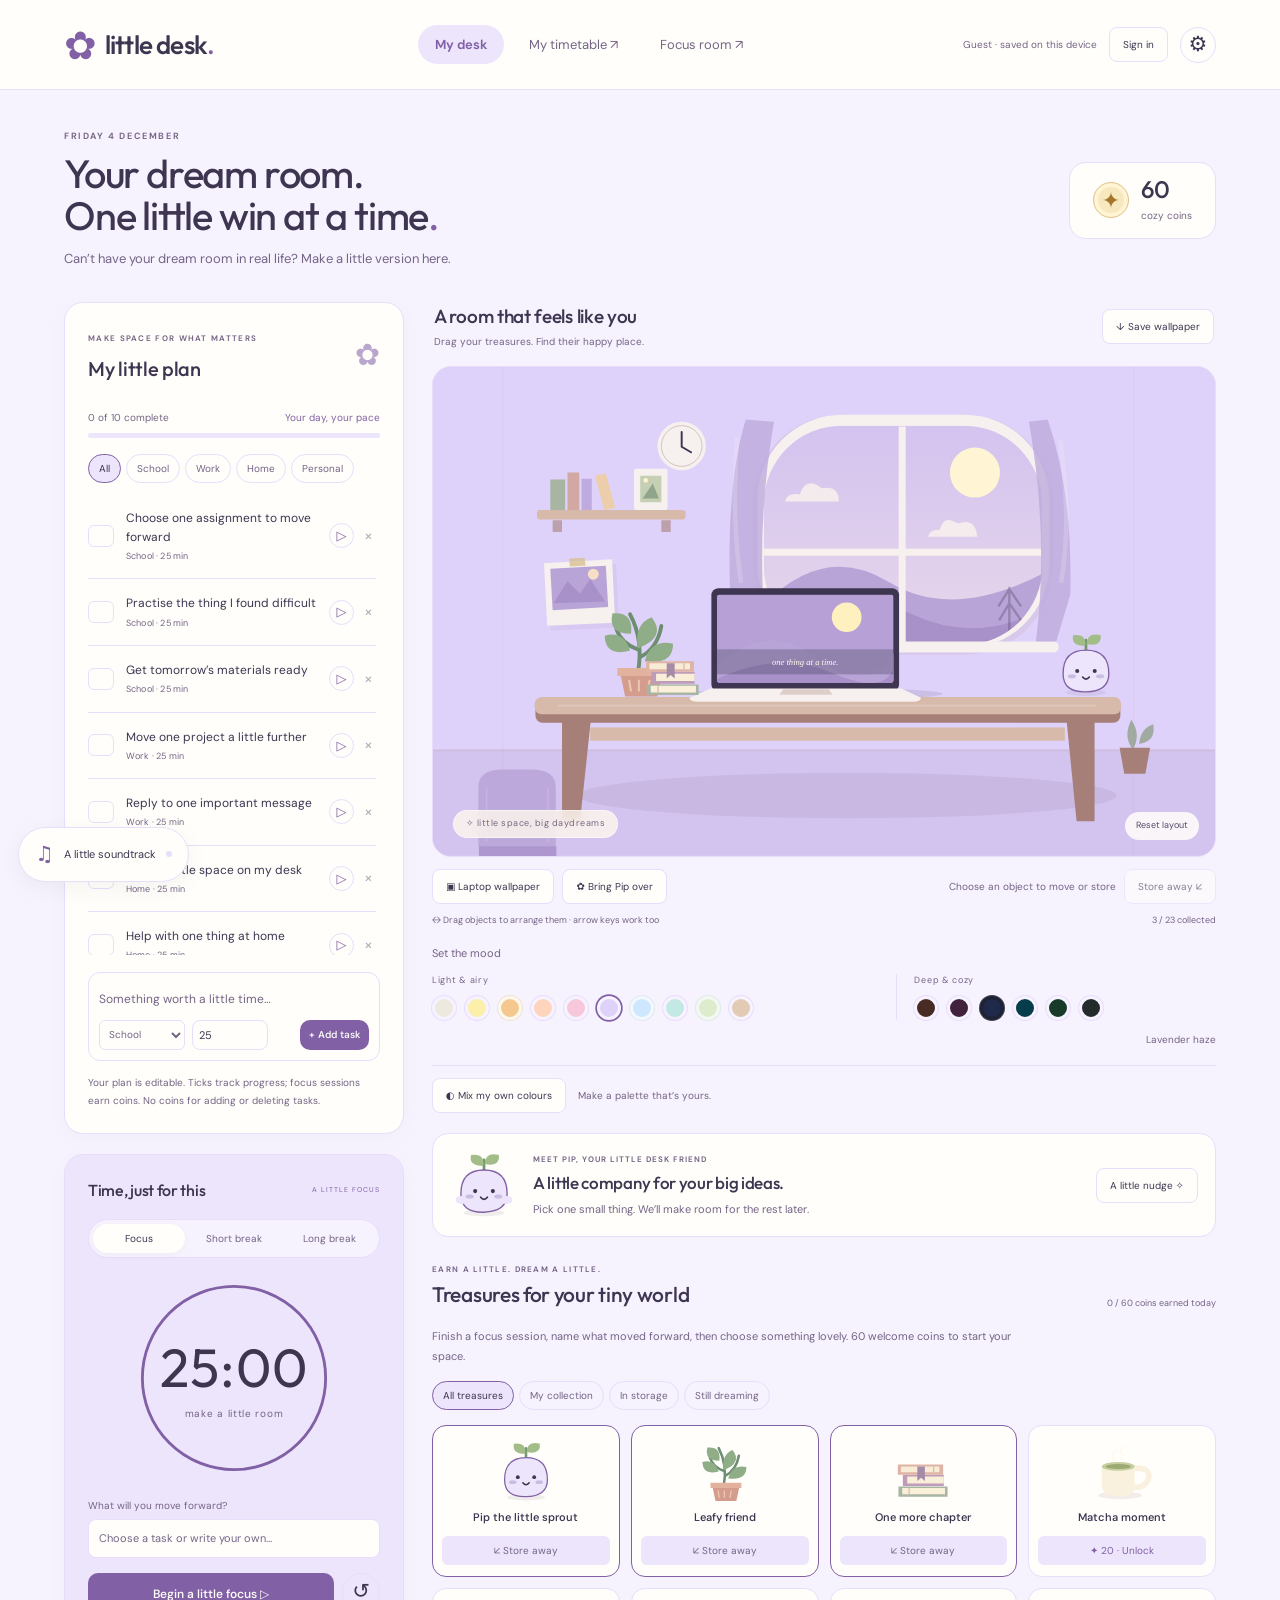
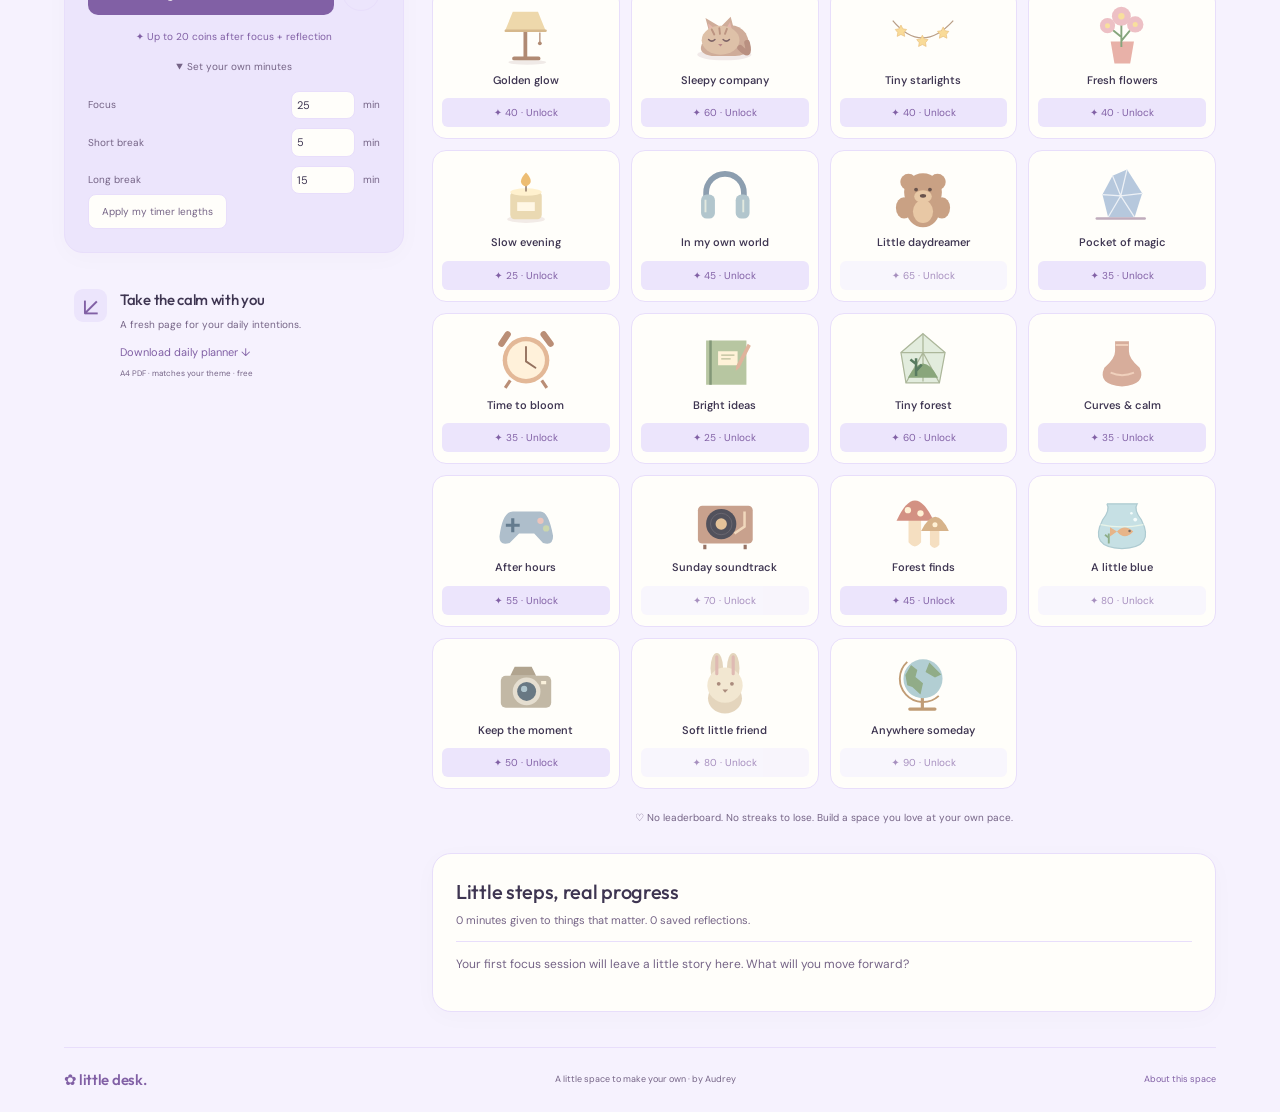
<file: index.html>
<!doctype html>
<html lang="en" data-theme="lavender">
<head>
  <meta charset="UTF-8"><meta name="viewport" content="width=device-width, initial-scale=1">
  <meta name="theme-color" content="#f7f5fb"><meta name="description" content="Your dream room, one little win at a time. Make space for focus, collect little treasures, and build a cozy corner that feels like you.">
  <title>Little Desk — your dream room, one little win at a time</title>
  <link rel="icon" href="data:image/svg+xml,%3Csvg xmlns='http://www.w3.org/2000/svg' viewBox='0 0 64 64'%3E%3Crect width='64' height='64' rx='18' fill='%239876b7'/%3E%3Ctext x='32' y='47' text-anchor='middle' font-size='49' fill='%23fff7ea'%3E✿%3C/text%3E%3C/svg%3E">
  <link rel="stylesheet" href="styles.css?v=c88e78c5eed8">
  <script src="suite.js?v=c88e78c5eed8" defer></script><script src="model.js?v=c88e78c5eed8" defer></script><script src="scene.js?v=c88e78c5eed8" defer></script><script src="planner.js?v=c88e78c5eed8" defer></script><script src="cloud.js?v=c88e78c5eed8" defer></script><script src="music.js?v=c88e78c5eed8" defer></script><script src="app.js?v=c88e78c5eed8" defer></script>
</head>
<body>
<a class="skip" href="#main">Skip to your desk</a>
<header class="topbar">
  <a class="brand" href="#main"><span class="brand-flower" aria-hidden="true">✿</span> little desk<span class="brand-dot">.</span></a>
  <nav aria-label="Your productivity tools"><a class="nav-link active" href="#main" aria-current="page">My desk</a><button class="nav-link" data-tool="timetable">My timetable ↗</button><button class="nav-link" data-tool="lofi">Focus room ↗</button></nav>
  <div class="header-actions"><span class="local-badge" id="save-status">Guest · saved on this device</span><button class="subtle-button" id="account-open">Sign in</button><button class="icon-button" id="settings-open" aria-label="Open settings">⚙</button></div>
</header>
<main id="main">
  <div class="intro"><div><p class="eyebrow" id="today">YOUR OWN LITTLE CORNER</p><h1>Your dream room.<br>One little win at a time<span>.</span></h1><p>Can’t have your dream room in real life? Make a little version here.</p></div><div class="coin-wallet"><span class="coin" aria-hidden="true">✦</span><div><strong id="balance">60</strong><span>cozy coins</span></div></div></div>
  <div class="workspace">
    <aside class="productivity" aria-label="Daily productivity">
      <section class="panel habits-panel"><div class="section-heading"><div><span class="eyebrow">MAKE SPACE FOR WHAT MATTERS</span><h2>My little plan</h2></div><span class="small-flower" aria-hidden="true">✿</span></div>
        <div class="progress-label"><span id="progress-text"></span><span id="category-count"></span></div><progress id="progress" max="10" value="0" aria-label="Today's tasks completed"></progress>
        <div id="category-tabs" class="category-tabs" role="group" aria-label="Filter tasks by category"></div>
        <ul id="habit-list" class="habit-list"></ul>
        <form id="habit-form"><label class="sr-only" for="habit-input">Add a task</label><input id="habit-input" placeholder="Something worth a little time…" maxlength="90" required autocomplete="off"><div class="task-options"><label class="sr-only" for="habit-category">Task category</label><select id="habit-category"><option>School</option><option>Work</option><option>Home</option><option>Personal</option></select><label class="sr-only" for="habit-minutes">Time estimate</label><input id="habit-minutes" type="number" min="1" max="180" value="25" aria-label="Task estimate in minutes"><button type="submit" class="primary">+ Add task</button></div></form>
        <p class="fine-print">Your plan is editable. Ticks track progress; focus sessions earn coins. No coins for adding or deleting tasks.</p>
      </section>
      <section class="panel focus-panel"><div class="timer-header"><h2>Time, just for this</h2><span id="focus-label">A LITTLE FOCUS</span></div>
        <div class="timer-modes" role="group" aria-label="Timer mode"><button data-mode="focus" aria-pressed="true">Focus</button><button data-mode="short" aria-pressed="false">Short break</button><button data-mode="long" aria-pressed="false">Long break</button></div>
        <div class="timer-orbit"><svg viewBox="0 0 220 220" aria-hidden="true"><circle class="timer-track" cx="110" cy="110" r="96"/><circle class="timer-ring" id="timer-ring" cx="110" cy="110" r="96"/></svg><div class="timer-center"><span class="timer" id="timer" role="timer" aria-label="Time remaining">25:00</span><span class="timer-whisper" id="timer-whisper">one thing at a time</span></div></div>
        <label for="focus-goal" class="goal-label">What will you move forward?</label><input id="focus-goal" list="goal-suggestions" placeholder="Choose a task or write your own…" maxlength="90"><datalist id="goal-suggestions"></datalist>
        <div class="timer-buttons"><button class="primary" id="timer-toggle">Begin a little focus ▷</button><button class="icon-button" id="timer-reset" aria-label="Reset timer">↺</button></div>
        <p class="reward-note" id="reward-note"></p><details class="timer-customize" open><summary>Set your own minutes</summary><div><label>Focus <input id="focus-duration" type="number" value="25" min="1" max="180"> min</label><label>Short break <input id="short-duration" type="number" value="5" min="1" max="90"> min</label><label>Long break <input id="long-duration" type="number" value="15" min="1" max="90"> min</label></div><button class="subtle-button" id="timer-apply" type="button">Apply my timer lengths</button></details>
      </section>
      <section class="download-panel"><span class="download-symbol" aria-hidden="true">↙</span><div><h2>Take the calm with you</h2><p>A fresh page for your daily intentions.</p><button class="text-button" id="planner-download">Download daily planner ↓</button><span class="file-note">A4 PDF · matches your theme · free</span></div></section>
    </aside>
    <section class="desk-column" aria-label="Your customizable room">
      <div class="desk-header"><div><h2>A room that feels like you</h2><span>Drag your treasures. Find their happy place.</span></div><button class="subtle-button" id="wallpaper-download">↓ Save wallpaper</button></div>
      <div class="scene-wrap"><div id="desk-scene" role="group" aria-label="Your room. Drag objects to move them, or focus an object and use the arrow keys."></div><div class="scene-sticker">✧ little space, big daydreams</div><button class="scene-reset" id="layout-reset">Reset layout</button></div>
      <div class="room-tools"><button class="subtle-button" id="screen-open">▣ Laptop wallpaper</button><button class="subtle-button" id="bring-pip">✿ Bring Pip over</button><span id="selected-item">Choose an object to move or store</span><button class="subtle-button" id="store-selected" disabled>Store away ↙</button></div><div class="room-hint"><span id="move-hint">↔ Drag objects to arrange them · arrow keys work too</span><span id="collection-count"></span></div>
      <div class="theme-row"><span>Set the mood</span><div id="theme-options" role="group" aria-label="Room color theme"></div><span id="theme-name" class="theme-name"></span></div>
      <div class="custom-theme-link"><button class="subtle-button" id="custom-open" aria-pressed="false">◐ Mix my own colours</button><span>Make a palette that’s yours.</span></div>
      <section class="pip-card"><div class="pip-avatar" id="pip-inline" aria-hidden="true"></div><div><p class="eyebrow">MEET PIP, YOUR LITTLE DESK FRIEND</p><h2>A little company for your big ideas.</h2><p id="pip-inline-tip">Pick one small thing. We’ll make room for the rest later.</p></div><button class="subtle-button" id="pip-tip">A little nudge ✧</button></section>
      <section class="collection"><div class="collection-heading"><div><p class="eyebrow">EARN A LITTLE. DREAM A LITTLE.</p><h2>Treasures for your tiny world</h2></div><span id="daily-reward"></span></div><p class="collection-explain">Finish a focus session, name what moved forward, then choose something lovely. 60 welcome coins to start your space.</p><div class="shop-filters" role="group" aria-label="Filter treasures"><button data-shop="all" aria-pressed="true">All treasures</button><button data-shop="owned" aria-pressed="false">My collection</button><button data-shop="stored" aria-pressed="false">In storage</button><button data-shop="wishlist" aria-pressed="false">Still dreaming</button></div><div class="item-grid" id="item-grid"></div><p class="collection-note">♡ No leaderboard. No streaks to lose. Build a space you love at your own pace.</p></section>
      <section class="reflection-history panel"><h2>Little steps, real progress</h2><p id="focus-total"></p><ul id="session-history"></ul></section>
    </section>
  </div>
  <footer><a class="brand footer-brand" href="#main">✿ little desk.</a><span>A little space to make your own · by Audrey</span><button class="text-button" id="about-open">About this space</button></footer>
</main>
<dialog id="screen-dialog"><div class="dialog-heading"><h2>A little window on your laptop.</h2><button class="icon-button" data-close aria-label="Close laptop wallpapers">×</button></div><div id="laptop-preview" class="laptop-preview" aria-label="Laptop wallpaper preview"></div><div id="screen-presets" class="screen-presets" role="group" aria-label="Laptop wallpaper choices"></div><label class="color-label">Or pick a solid colour <input type="color" id="screen-color" value="#adc5d8"></label><label class="screen-caption">A little message <input id="screen-caption" maxlength="45" placeholder="One thing at a time…"></label><label class="photo-upload">Use my own photo <input id="screen-photo" type="file" accept="image/png,image/jpeg,image/webp"></label><p class="fine-print" id="screen-photo-note">PNG, JPEG or WebP. Your photo stays on this device unless you save the room to a cloud account.</p><button class="subtle-button" id="screen-use-photo" hidden>Use my saved photo</button> <button class="text-button" id="screen-clear-photo" hidden>Remove my saved photo</button><label class="checkbox-setting"><input id="chair-visible" type="checkbox" checked> Show the chair, tucked off to the side</label><button class="primary" data-close>Done, that’s my desk</button></dialog>
<dialog id="custom-dialog"><div class="dialog-heading"><h2>Make a colour all your own.</h2><button class="icon-button" data-close aria-label="Close custom colours">×</button></div><p>Slide a little. See what feels like you. Your room updates and saves as you go.</p><div class="colour-sliders"><label>Room hue <output id="custom-hue-value"></output><input id="custom-hue" type="range" min="0" max="360" value="260"></label><label>Colour strength <output id="custom-saturation-value"></output><input id="custom-saturation" type="range" min="0" max="85" value="42"></label><label>Light or dark <output id="custom-lightness-value"></output><input id="custom-lightness" type="range" min="15" max="96" value="85"></label><label>Accent hue <output id="custom-accentHue-value"></output><input id="custom-accentHue" type="range" min="0" max="360" value="275"></label></div><button class="primary" data-close>Keep my colours</button></dialog>
<!-- MUSIC_DOCK_START -->
<aside id="music-dock" class="music-dock" aria-label="Your soundtrack">
  <button id="music-toggle" class="music-toggle" aria-expanded="false" aria-controls="music-panel"><span aria-hidden="true">♫</span> <span id="music-toggle-label">A little soundtrack</span><span class="sound-dot" aria-hidden="true"></span></button>
  <section id="music-panel" class="music-panel" hidden><div class="music-heading"><div><span class="eyebrow">SOUND ON YOUR TERMS</span><h2>A little soundtrack.</h2></div><button id="music-collapse" class="icon-button" aria-label="Collapse music player">−</button></div>
    <div class="music-tabs" role="group" aria-label="Music source"><button data-music-tab="ambient" aria-pressed="true">Our little sounds</button><button data-music-tab="spotify" aria-pressed="false">My Spotify</button></div>
    <div id="ambient-panel"><div class="sound-grid" role="group" aria-label="Choose a background sound"><button data-sound="keys" aria-pressed="false"><span>♬</span>Soft keys<small>original little lofi loop</small></button><button data-sound="rain" aria-pressed="false"><span>☂</span>Window rain<small>a little patter</small></button><button data-sound="forest" aria-pressed="false"><span>♧</span>Forest air<small>leaves & distant birds</small></button><button data-sound="brown" aria-pressed="false"><span>≈</span>Brown noise<small>soft, steady hush</small></button></div><div class="ambient-bottom"><button id="sound-stop" class="subtle-button">Pause sound</button><label>Volume <input id="ambient-volume" type="range" min="0" max="60" value="15" aria-label="Ambient sound volume"></label></div><p class="music-status" id="music-status" role="status">Choose a sound when you’re ready. Nothing plays automatically.</p></div>
    <div id="spotify-panel" hidden><form id="spotify-form"><label for="spotify-link">Bring your playlist, album or song.</label><div><input id="spotify-link" type="url" placeholder="https://open.spotify.com/playlist/…" required><button class="primary" type="submit">Load ▷</button></div></form><iframe id="spotify-player" title="Your Spotify music player" width="100%" height="152" hidden style="border:0;border-radius:12px" allow="autoplay; clipboard-write; encrypted-media; fullscreen; picture-in-picture"></iframe><p class="spotify-note">Play and sign in through Spotify’s player. Little Desk does not read your private library.</p><a class="spotify-open" href="https://open.spotify.com/" target="_blank" rel="noopener noreferrer">Open my Spotify ↗</a><p class="music-status" id="spotify-status" role="status"></p></div>
  </section>
</aside>

<!-- MUSIC_DOCK_END -->
<aside id="pip-popup" class="pip-popup" aria-label="Pip's encouragement" hidden><div class="pip-bubble"><button id="pip-dismiss" aria-label="Dismiss Pip’s message">×</button><p id="pip-message" role="status"></p></div><button id="pip-character" class="pip-character" aria-label="Ask Pip for a little encouragement"></button></aside>
<dialog id="settings-dialog"><div class="dialog-heading"><h2>Make yourself at home</h2><button class="icon-button" data-close aria-label="Close settings">×</button></div><form id="settings-form"><label for="timetable-url">Your timetable website</label><input type="url" id="timetable-url" maxlength="500"><label for="lofi-url">Your focus room website</label><input type="url" id="lofi-url" maxlength="500"><label class="checkbox-setting"><input type="checkbox" id="pip-enabled"> Let Pip pop up with gentle encouragement</label><button class="primary" type="submit">Save my settings</button></form><p class="fine-print">Guest rooms stay in this browser. Clearing site data clears the guest room. Cozy coins are pretend points, with no cash value.</p><button class="text-button" id="backup-download">Download a backup of my room ↓</button></dialog>
<dialog id="reflection-dialog"><div class="dialog-heading"><h2>A little focus, done.</h2><button class="icon-button" data-close aria-label="Close reflection">×</button></div><p id="reflection-goal"></p><form id="reflection-form"><label for="reflection-input">What moved forward?</label><textarea id="reflection-input" minlength="10" maxlength="300" required rows="3" placeholder="I finished the first draft, solved two questions, or found what I need to practise…"></textarea><p class="fine-print">A quick reflection makes the session useful. This is your honest record, not proof for anyone else.</p><button class="primary" type="submit">Save my progress & collect coins ✦</button></form></dialog>
<dialog id="account-dialog"><div class="dialog-heading"><h2 id="account-heading">A little space, wherever you are.</h2><button class="icon-button" data-close aria-label="Close account">×</button></div><p id="account-status"></p><div id="auth-controls" hidden><div class="timer-modes"><button id="auth-login" aria-pressed="true">Sign in</button><button id="auth-signup" aria-pressed="false">Create account</button></div><form id="auth-form"><label for="auth-email">Email</label><input id="auth-email" type="email" required autocomplete="email" maxlength="254"><label for="auth-password">Password</label><input id="auth-password" type="password" required minlength="12" maxlength="128" autocomplete="current-password"><button class="primary" id="auth-submit" type="submit">Sign in</button></form><button class="text-button" id="auth-reset">Forgot your password?</button></div><div id="signed-in-controls" hidden><button class="primary" id="cloud-load">Load my cloud room</button><button class="subtle-button" id="cloud-save">Save this room to my account</button><button class="text-button" id="auth-logout">Sign out</button><p class="fine-print">Choose which room to load before editing on a shared device. Cloud save is manual, so signing in cannot overwrite a room.</p></div><button class="text-button" data-close>Back to my desk</button></dialog>
<dialog id="about-dialog"><div class="dialog-heading"><h2>Your little world.</h2><button class="icon-button" data-close aria-label="Close about">×</button></div><p>Little Desk is a cozy place to plan your day, make time for what matters and build the room of your daydreams.</p><p>Task ticks are for organising. Coins come from timed focus plus a short reflection, with a daily cap. A timer can’t prove work happened; this is a personal progress tool.</p><p>All themes, treasures and exports are free in this prototype. Guest mode has no account or cloud sync. Optional accounts use a connected sign-in service when enabled.</p></dialog>
<div class="toast" id="toast" role="status" aria-live="polite"></div>
</body></html>
</file>
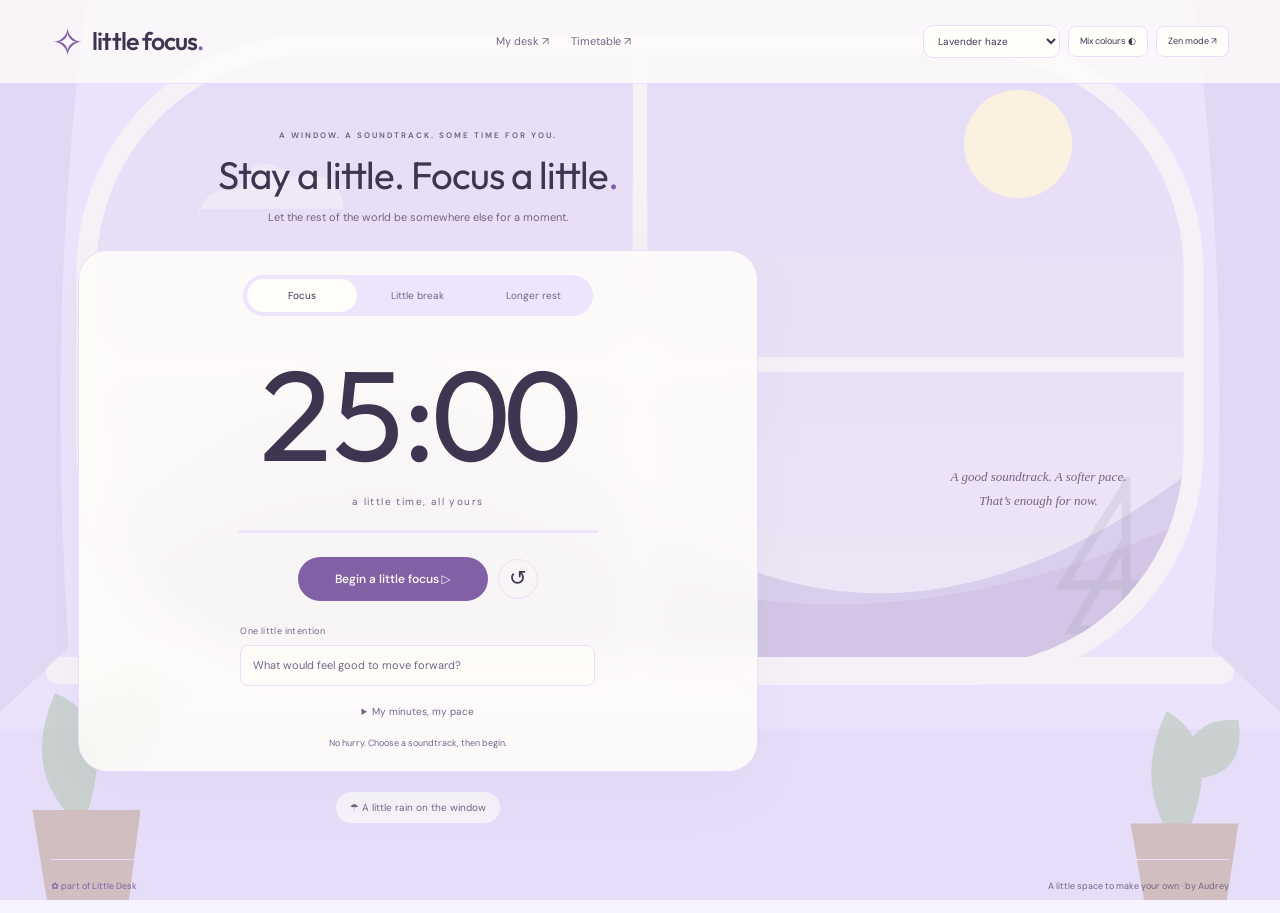
<file: focus-template.html>
<!doctype html><html lang="en" data-theme="night"><head><meta charset="UTF-8"><meta name="viewport" content="width=device-width, initial-scale=1"><meta name="theme-color" content="#1e294c"><meta name="description" content="A quiet window, a little lofi, and time that belongs to you. A separate music and focus space from Little Desk."><title>Little Focus — stay a little, focus a little</title><link rel="stylesheet" href="styles.css"><link rel="stylesheet" href="focus.css"><script src="suite.js" defer></script><script src="model.js" defer></script><script src="music.js" defer></script><script src="focus.js" defer></script></head>
<body class="lofi-page"><a class="skip" href="#focus-main">Skip to the focus timer</a><div class="lofi-world" id="lofi-world" aria-hidden="true"></div><div class="lofi-rain" aria-hidden="true"></div>
<header class="lofi-header"><a class="brand" href="./"><span class="brand-flower" aria-hidden="true">✧</span> little focus<span class="brand-dot">.</span></a><nav aria-label="Little suite"><a href="./">My desk ↗</a><a href="timetable.html">Timetable ↗</a></nav><div class="lofi-header-tools"><label class="sr-only" for="lf-theme">Focus room theme</label><select id="lf-theme"></select><button class="subtle-button" id="lf-custom">Mix colours ◐</button><button class="subtle-button" id="lf-fullscreen">Zen mode ↗</button></div></header>
<main id="focus-main" class="focus-studio"><section class="timer-retreat" aria-label="A quiet focus session"><p class="eyebrow">A WINDOW. A SOUNDTRACK. SOME TIME FOR YOU.</p><h1>Stay a little. Focus a little<span>.</span></h1><p class="lofi-subtitle">Let the rest of the world be somewhere else for a moment.</p><div class="lofi-clock-card"><div class="lf-mode-tabs" role="group" aria-label="Focus or break"><button data-lf-mode="focus" aria-pressed="true">Focus</button><button data-lf-mode="short" aria-pressed="false">Little break</button><button data-lf-mode="long" aria-pressed="false">Longer rest</button></div><div class="lofi-time" id="lf-time" role="timer" aria-label="Time remaining">25:00</div><p id="lf-whisper">a little time, all yours</p><progress id="lf-progress" max="1" value="0" aria-label="Session progress"></progress><div class="lf-actions"><button class="primary" id="lf-play">Begin a little focus ▷</button><button class="icon-button" id="lf-reset" aria-label="Reset focus room timer">↺</button></div><label class="lf-intention">One little intention<input id="lf-goal" maxlength="90" placeholder="What would feel good to move forward?"></label><details class="lf-durations"><summary>My minutes, my pace</summary><div><label>Focus <input id="lf-focus-min" type="number" min="1" max="180" value="25"> min</label><label>Little break <input id="lf-short-min" type="number" min="1" max="90" value="5"> min</label><label>Longer rest <input id="lf-long-min" type="number" min="1" max="90" value="15"> min</label></div><button id="lf-apply" class="subtle-button">Save my timer lengths</button></details><p id="lf-status" class="lf-status" role="status">No hurry. Choose a soundtrack, then begin.</p></div><button class="rain-switch" id="lf-rain" aria-pressed="false">☂ A little rain on the window</button></section>
<section class="lofi-sound-corner" aria-label="Music and ambience"><!-- MUSIC_DOCK --><p class="lofi-small-note">A good soundtrack. A softer pace.<br>That’s enough for now.</p></section></main><footer class="lofi-footer"><a href="./">✿ part of Little Desk</a><span>A little space to make your own · by Audrey</span></footer>
<dialog id="lf-colours"><div class="dialog-heading"><h2>Find your kind of calm.</h2><button class="icon-button" id="lf-colours-close" aria-label="Close focus colours">×</button></div><div class="colour-sliders"><label>Room hue <output id="lf-hue-value"></output><input id="lf-hue" type="range" min="0" max="360"></label><label>Colour strength <output id="lf-saturation-value"></output><input id="lf-saturation" type="range" min="0" max="85"></label><label>Light or dark <output id="lf-lightness-value"></output><input id="lf-lightness" type="range" min="15" max="96"></label><label>Accent hue <output id="lf-accentHue-value"></output><input id="lf-accentHue" type="range" min="0" max="360"></label></div><button class="primary" id="lf-colours-done">Keep this little mood</button></dialog>
<dialog id="lf-reflection"><div class="dialog-heading"><h2>A little focus, done.</h2><button class="icon-button" id="lf-reflection-close" aria-label="Close focus reflection">×</button></div><p id="lf-reflection-goal"></p><form id="lf-reflection-form"><label for="lf-reflection-text">What moved forward?</label><textarea id="lf-reflection-text" minlength="10" maxlength="300" rows="3" required placeholder="Write a little about the progress you made…"></textarea><button class="primary" type="submit">Save this little win ✦</button></form><p class="fine-print">Saved with your Little Desk guest room. Focus of at least ten minutes earns capped cozy coins after reflection.</p></dialog>
</body></html>
</file>
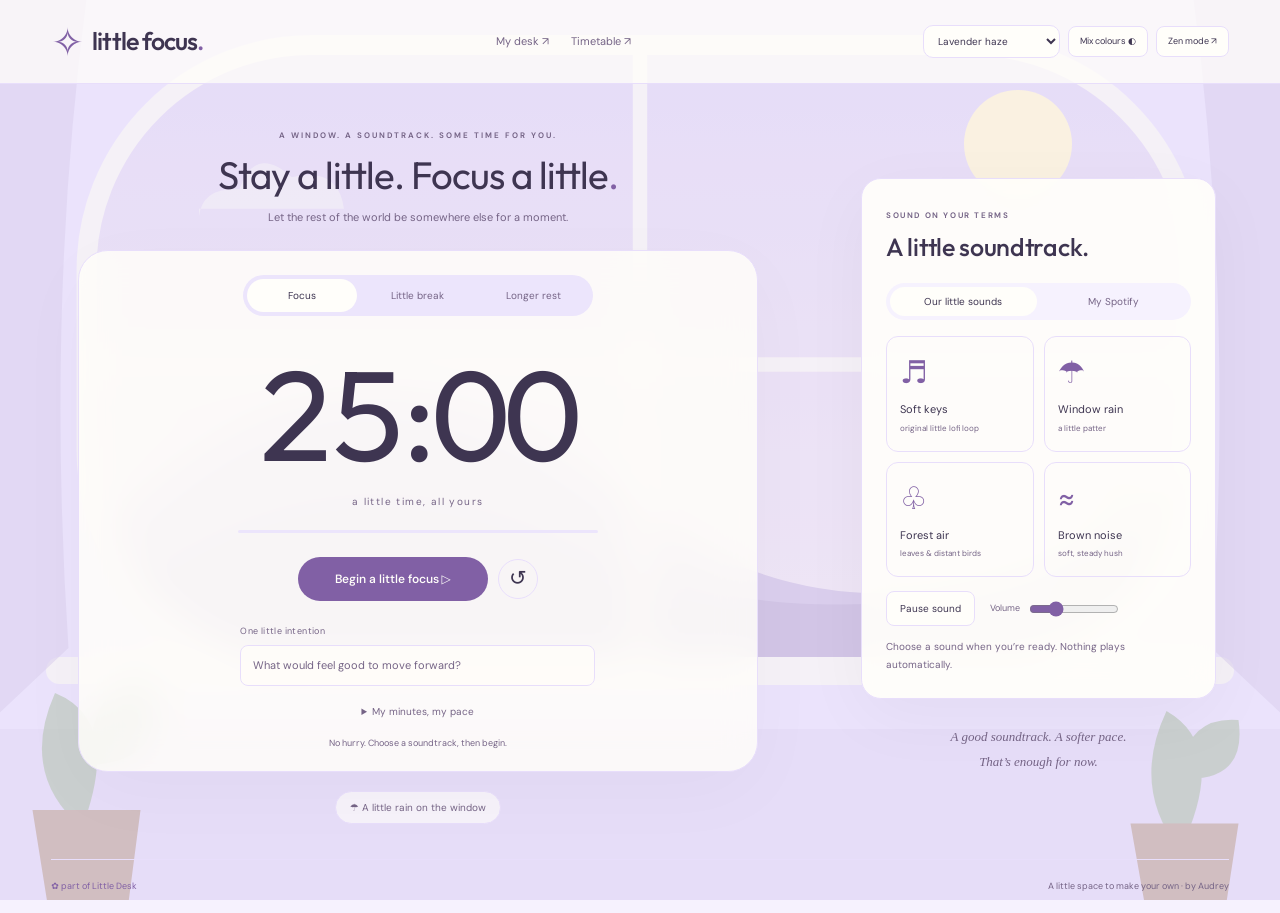
<file: focus.html>
<!doctype html><html lang="en" data-theme="night"><head><meta charset="UTF-8"><meta name="viewport" content="width=device-width, initial-scale=1"><meta name="theme-color" content="#1e294c"><meta name="description" content="A quiet window, a little lofi, and time that belongs to you. A separate music and focus space from Little Desk."><title>Little Focus — stay a little, focus a little</title><link rel="stylesheet" href="styles.css?v=c88e78c5eed8"><link rel="stylesheet" href="focus.css?v=c88e78c5eed8"><script src="suite.js?v=c88e78c5eed8" defer></script><script src="model.js?v=c88e78c5eed8" defer></script><script src="music.js?v=c88e78c5eed8" defer></script><script src="focus.js?v=c88e78c5eed8" defer></script></head>
<body class="lofi-page"><a class="skip" href="#focus-main">Skip to the focus timer</a><div class="lofi-world" id="lofi-world" aria-hidden="true"></div><div class="lofi-rain" aria-hidden="true"></div>
<header class="lofi-header"><a class="brand" href="./"><span class="brand-flower" aria-hidden="true">✧</span> little focus<span class="brand-dot">.</span></a><nav aria-label="Little suite"><a href="./">My desk ↗</a><a href="timetable.html">Timetable ↗</a></nav><div class="lofi-header-tools"><label class="sr-only" for="lf-theme">Focus room theme</label><select id="lf-theme"></select><button class="subtle-button" id="lf-custom">Mix colours ◐</button><button class="subtle-button" id="lf-fullscreen">Zen mode ↗</button></div></header>
<main id="focus-main" class="focus-studio"><section class="timer-retreat" aria-label="A quiet focus session"><p class="eyebrow">A WINDOW. A SOUNDTRACK. SOME TIME FOR YOU.</p><h1>Stay a little. Focus a little<span>.</span></h1><p class="lofi-subtitle">Let the rest of the world be somewhere else for a moment.</p><div class="lofi-clock-card"><div class="lf-mode-tabs" role="group" aria-label="Focus or break"><button data-lf-mode="focus" aria-pressed="true">Focus</button><button data-lf-mode="short" aria-pressed="false">Little break</button><button data-lf-mode="long" aria-pressed="false">Longer rest</button></div><div class="lofi-time" id="lf-time" role="timer" aria-label="Time remaining">25:00</div><p id="lf-whisper">a little time, all yours</p><progress id="lf-progress" max="1" value="0" aria-label="Session progress"></progress><div class="lf-actions"><button class="primary" id="lf-play">Begin a little focus ▷</button><button class="icon-button" id="lf-reset" aria-label="Reset focus room timer">↺</button></div><label class="lf-intention">One little intention<input id="lf-goal" maxlength="90" placeholder="What would feel good to move forward?"></label><details class="lf-durations"><summary>My minutes, my pace</summary><div><label>Focus <input id="lf-focus-min" type="number" min="1" max="180" value="25"> min</label><label>Little break <input id="lf-short-min" type="number" min="1" max="90" value="5"> min</label><label>Longer rest <input id="lf-long-min" type="number" min="1" max="90" value="15"> min</label></div><button id="lf-apply" class="subtle-button">Save my timer lengths</button></details><p id="lf-status" class="lf-status" role="status">No hurry. Choose a soundtrack, then begin.</p></div><button class="rain-switch" id="lf-rain" aria-pressed="false">☂ A little rain on the window</button></section>
<section class="lofi-sound-corner" aria-label="Music and ambience"><aside id="music-dock" class="music-dock" aria-label="Your soundtrack">
  <button id="music-toggle" class="music-toggle" aria-expanded="false" aria-controls="music-panel"><span aria-hidden="true">♫</span> <span id="music-toggle-label">A little soundtrack</span><span class="sound-dot" aria-hidden="true"></span></button>
  <section id="music-panel" class="music-panel" hidden><div class="music-heading"><div><span class="eyebrow">SOUND ON YOUR TERMS</span><h2>A little soundtrack.</h2></div><button id="music-collapse" class="icon-button" aria-label="Collapse music player">−</button></div>
    <div class="music-tabs" role="group" aria-label="Music source"><button data-music-tab="ambient" aria-pressed="true">Our little sounds</button><button data-music-tab="spotify" aria-pressed="false">My Spotify</button></div>
    <div id="ambient-panel"><div class="sound-grid" role="group" aria-label="Choose a background sound"><button data-sound="keys" aria-pressed="false"><span>♬</span>Soft keys<small>original little lofi loop</small></button><button data-sound="rain" aria-pressed="false"><span>☂</span>Window rain<small>a little patter</small></button><button data-sound="forest" aria-pressed="false"><span>♧</span>Forest air<small>leaves & distant birds</small></button><button data-sound="brown" aria-pressed="false"><span>≈</span>Brown noise<small>soft, steady hush</small></button></div><div class="ambient-bottom"><button id="sound-stop" class="subtle-button">Pause sound</button><label>Volume <input id="ambient-volume" type="range" min="0" max="60" value="15" aria-label="Ambient sound volume"></label></div><p class="music-status" id="music-status" role="status">Choose a sound when you’re ready. Nothing plays automatically.</p></div>
    <div id="spotify-panel" hidden><form id="spotify-form"><label for="spotify-link">Bring your playlist, album or song.</label><div><input id="spotify-link" type="url" placeholder="https://open.spotify.com/playlist/…" required><button class="primary" type="submit">Load ▷</button></div></form><iframe id="spotify-player" title="Your Spotify music player" width="100%" height="152" hidden style="border:0;border-radius:12px" allow="autoplay; clipboard-write; encrypted-media; fullscreen; picture-in-picture"></iframe><p class="spotify-note">Play and sign in through Spotify’s player. Little Desk does not read your private library.</p><a class="spotify-open" href="https://open.spotify.com/" target="_blank" rel="noopener noreferrer">Open my Spotify ↗</a><p class="music-status" id="spotify-status" role="status"></p></div>
  </section>
</aside>
<p class="lofi-small-note">A good soundtrack. A softer pace.<br>That’s enough for now.</p></section></main><footer class="lofi-footer"><a href="./">✿ part of Little Desk</a><span>A little space to make your own · by Audrey</span></footer>
<dialog id="lf-colours"><div class="dialog-heading"><h2>Find your kind of calm.</h2><button class="icon-button" id="lf-colours-close" aria-label="Close focus colours">×</button></div><div class="colour-sliders"><label>Room hue <output id="lf-hue-value"></output><input id="lf-hue" type="range" min="0" max="360"></label><label>Colour strength <output id="lf-saturation-value"></output><input id="lf-saturation" type="range" min="0" max="85"></label><label>Light or dark <output id="lf-lightness-value"></output><input id="lf-lightness" type="range" min="15" max="96"></label><label>Accent hue <output id="lf-accentHue-value"></output><input id="lf-accentHue" type="range" min="0" max="360"></label></div><button class="primary" id="lf-colours-done">Keep this little mood</button></dialog>
<dialog id="lf-reflection"><div class="dialog-heading"><h2>A little focus, done.</h2><button class="icon-button" id="lf-reflection-close" aria-label="Close focus reflection">×</button></div><p id="lf-reflection-goal"></p><form id="lf-reflection-form"><label for="lf-reflection-text">What moved forward?</label><textarea id="lf-reflection-text" minlength="10" maxlength="300" rows="3" required placeholder="Write a little about the progress you made…"></textarea><button class="primary" type="submit">Save this little win ✦</button></form><p class="fine-print">Saved with your Little Desk guest room. Focus of at least ten minutes earns capped cozy coins after reflection.</p></dialog>
</body></html>
</file>
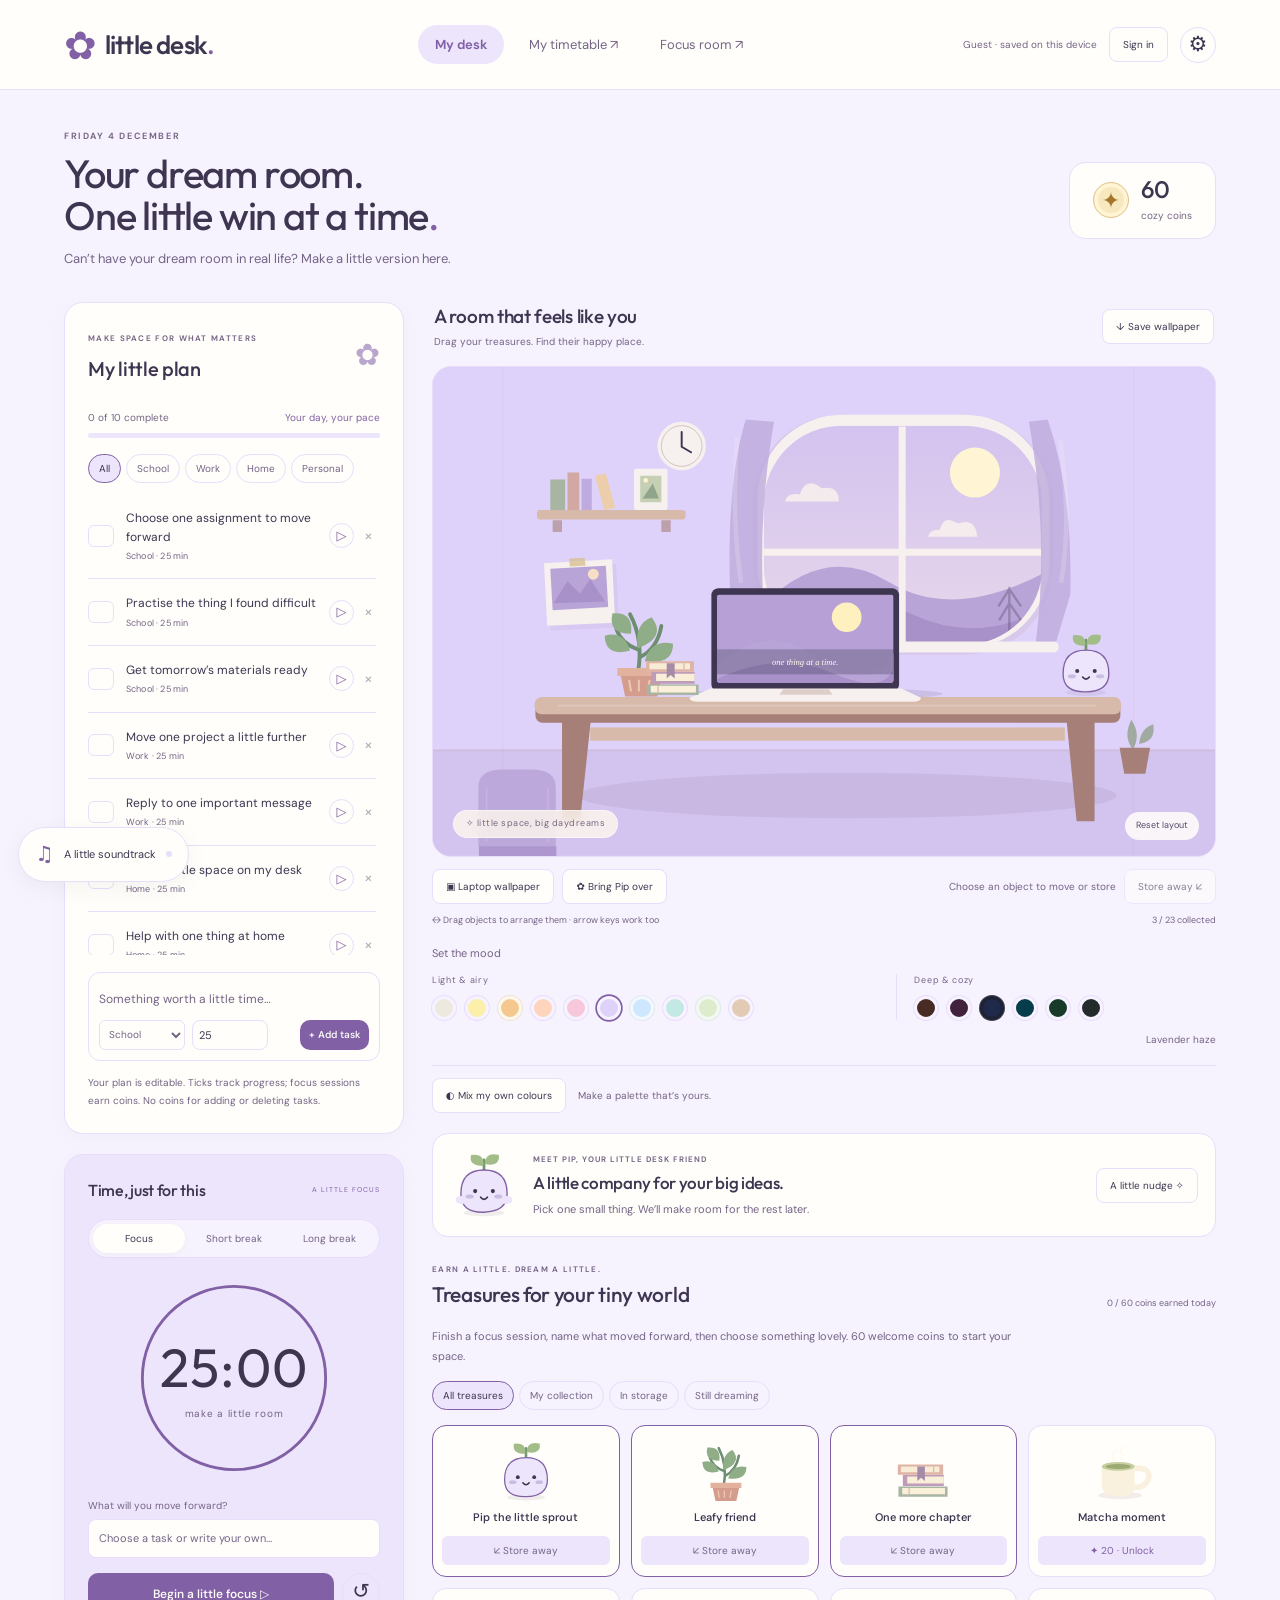
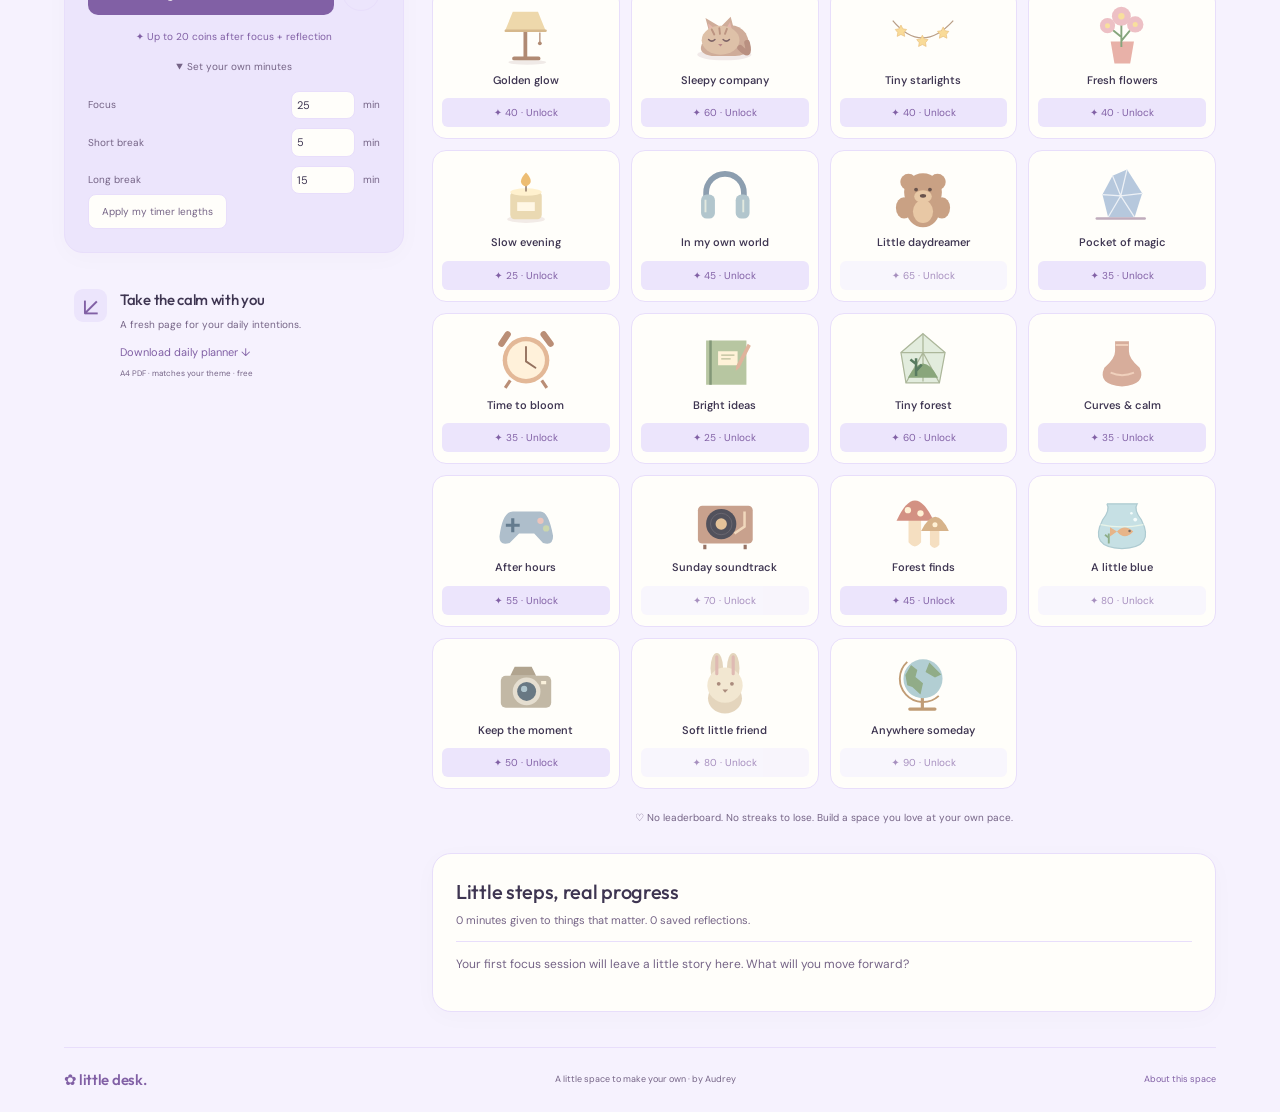
<file: portable.html>
<!doctype html>
<html lang="en" data-theme="lavender">
<head>
  <meta charset="UTF-8"><meta name="viewport" content="width=device-width, initial-scale=1">
  <meta name="theme-color" content="#f7f5fb"><meta name="description" content="Your dream room, one little win at a time. Make space for focus, collect little treasures, and build a cozy corner that feels like you.">
  <title>Little Desk — your dream room, one little win at a time</title>
  <link rel="icon" href="data:image/svg+xml,%3Csvg xmlns='http://www.w3.org/2000/svg' viewBox='0 0 64 64'%3E%3Crect width='64' height='64' rx='18' fill='%239876b7'/%3E%3Ctext x='32' y='47' text-anchor='middle' font-size='49' fill='%23fff7ea'%3E✿%3C/text%3E%3C/svg%3E">
  <style>
/* Theme tokens: change these to recolor the interface. Scene colors live in scene.js. */
@import url('https://fonts.googleapis.com/css2?family=DM+Sans:wght@400;450;500;550;600;650;700&family=Outfit:wght@400;450;500;550;600;650&display=swap');
:root {
  --page:#f8f7fb;
  --surface:#fffefa;
  --ink:#40394e;
  --muted:#81798e;
  --line:#eae5f0;
  --accent:#8c72af;
  --accent-light:#eee7f7;
  --accent-soft:#f4effb;
  --shadow:0 5px 24px #4b346506;
  --scene:#e9ddf5;
  --danger:#a84458;
  color-scheme:light
}
[data-theme=mint] {
  --page:#f4f8f5;
  --ink:#344f46;
  --muted:#6c827a;
  --line:#dfeae4;
  --accent:#518973;
  --accent-light:#e1efe6;
  --accent-soft:#edf6ef;
  --scene:#dceee2
}
[data-theme=blue] {
  --page:#f4f7fb;
  --ink:#35475c;
  --muted:#73859a;
  --line:#e0e8f0;
  --accent:#608bb0;
  --accent-light:#e2edf7;
  --accent-soft:#eef5fb;
  --scene:#dbeafa
}
[data-theme=morning] {
  --page:#fcf8ef;
  --ink:#5b4737;
  --muted:#927e68;
  --line:#eee4d4;
  --accent:#ad7f42;
  --accent-light:#f7ebd4;
  --accent-soft:#fcf3e2;
  --scene:#fae6bc
}
[data-theme=night] {
  --page:#1e2233;
  --surface:#292d41;
  --ink:#f0eaf8;
  --muted:#b1abc5;
  --line:#3c4057;
  --accent:#bea4e5;
  --accent-light:#41405c;
  --accent-soft:#32364d;
  --scene:#353853;
  --shadow:0 5px 24px #00000016;
  color-scheme:dark
}
/* Shared controls and desktop layout. */
* {
  box-sizing:border-box
}
body {
  margin:0;
  background:var(--page);
  color:var(--ink);
  font-family:'DM Sans',system-ui,sans-serif;
  font-size:14px;
  line-height:1.5;
  transition:background .35s,color .35s
}
button,input,a {
  -webkit-tap-highlight-color:transparent
}
button,input {
  font:inherit
}
button,a,input {
  outline-offset:5px
}
button {
  cursor:pointer;
  color:inherit
}
button {
  border:0;
  background:none
}
a {
  color:inherit;
  text-decoration:none
}
button:hover,a:hover {
  filter:brightness(.96)
}
button:disabled {
  cursor:not-allowed;
  opacity:.6
}
button:focus-visible,a:focus-visible,input:focus-visible {
  outline:3px solid var(--accent)
}
h1,h2,p {
  margin:0
}
h1,h2,.brand {
  font-family:'Outfit',system-ui,sans-serif
}
h2 {
  font-weight:500;
  font-size:20px;
  letter-spacing:-.3px
}
.topbar {
  height:90px;
  display:flex;
  align-items:center;
  justify-content:space-between;
  gap:20px;
  padding:0 max(5vw,24px);
  border-bottom:1px solid var(--line);
  background:var(--surface)
}
.brand {
  font-size:26px;
  font-weight:550;
  letter-spacing:-.8px;
  display:flex;
  align-items:center;
  gap:9px;
  white-space:nowrap
}
.brand-flower {
  font-size:39px;
  line-height:1;
  color:var(--accent)
}
.brand-dot {
  margin-left:-9px;
  color:var(--accent)
}
nav {
  display:flex;
  gap:8px
}
.nav-link {
  padding:10px 17px;
  border-radius:30px;
  font-size:13px;
  color:var(--muted)
}
.nav-link span {
  padding-left:5px;
  font-size:14px
}
.nav-link.active {
  background:var(--accent-light);
  color:var(--accent);
  font-weight:650
}
.header-actions {
  display:flex;
  align-items:center;
  gap:22px
}
.local-badge {
  font-size:11px;
  color:var(--muted);
  display:flex;
  align-items:center;
  gap:7px
}
.local-badge i {
  height:6px;
  width:6px;
  background:#7fa98b;
  border-radius:50%
}
.icon-button {
  width:36px;
  height:36px;
  border:1px solid var(--line);
  border-radius:50%;
  font-size:21px;
  display:inline-grid;
  place-items:center;
  background:var(--surface)
}
main {
  max-width:1440px;
  padding:40px 5vw 0;
  margin:auto
}
.intro {
  display:flex;
  justify-content:space-between;
  align-items:center;
  margin:0 0 31px;
  gap:16px
}
.eyebrow {
  font-size:9px;
  letter-spacing:1.6px;
  font-weight:650;
  color:var(--muted)
}
h1 {
  font-size:clamp(28px,2.7vw,41px);
  line-height:1.2;
  font-weight:450;
  letter-spacing:-1.2px;
  margin:8px 0 10px
}
h1 span {
  color:var(--accent)
}
.intro p:last-child {
  color:var(--muted);
  font-size:13px
}
.coin-wallet {
  display:flex;
  gap:12px;
  align-items:center;
  border:1px solid var(--line);
  background:var(--surface);
  border-radius:17px;
  padding:13px 23px
}
.coin {
  width:36px;
  height:36px;
  background:#f7e8bf;
  border:1px solid #dec48a;
  color:#a47629;
  border-radius:50%;
  display:grid;
  place-items:center;
  font-size:22px;
  box-shadow:inset 0 0 0 4px #fff4d4
}
.coin-wallet strong {
  font-family:'Outfit',sans-serif;
  font-size:24px;
  font-weight:500;
  line-height:1.15;
  display:block
}
.coin-wallet div>span {
  font-size:10px;
  color:var(--muted);
  white-space:nowrap
}
.workspace {
  display:grid;
  grid-template-columns:315px minmax(0,1fr);
  gap:34px
}
.productivity {
  display:flex;
  flex-direction:column;
  gap:20px
}
.panel {
  border:1px solid var(--line);
  border-radius:19px;
  background:var(--surface);
  box-shadow:var(--shadow);
  padding:23px
}
.section-heading {
  display:flex;
  justify-content:space-between;
  align-items:center
}
.section-heading h2 {
  margin-top:7px
}
.section-heading .eyebrow {
  font-size:8px;
  letter-spacing:1.3px
}
.small-flower {
  font-size:30px;
  color:var(--accent);
  opacity:.55
}
.progress-label {
  display:flex;
  justify-content:space-between;
  color:var(--muted);
  font-size:10px;
  margin-top:26px
}
.progress-label span:last-child {
  color:var(--accent)
}
progress {
  appearance:none;
  width:100%;
  height:5px;
  border:0;
  display:block;
  margin-top:8px;
  background:var(--accent-light);
  border-radius:10px;
  overflow:hidden
}
progress::-webkit-progress-bar {
  background:var(--accent-light)
}
progress::-webkit-progress-value {
  background:var(--accent);
  border-radius:10px
}
progress::-moz-progress-bar {
  background:var(--accent)
}
.habit-list {
  list-style:none;
  padding:9px 0 0;
  margin:0
}
.habit {
  display:flex;
  align-items:center;
  gap:9px;
  padding:15px 0;
  border-bottom:1px solid var(--line)
}
.habit label {
  display:flex;
  gap:12px;
  align-items:center;
  flex:1;
  min-width:0;
  cursor:pointer;
  font-size:12px;
  overflow-wrap:anywhere
}
.habit input {
  appearance:none;
  flex-shrink:0;
  width:19px;
  height:19px;
  border:1.5px solid var(--line);
  border-radius:6px;
  margin:0;
  display:grid;
  place-content:center
}
.habit input:checked {
  background:var(--accent);
  border-color:var(--accent)
}
.habit input:checked:after {
  content:'✓';
  color:var(--surface);
  font-size:13px
}
.habit input:checked+span {
  text-decoration:line-through;
  color:var(--muted)
}
.delete-habit {
  padding:3px;
  font-size:18px;
  opacity:.4;
  line-height:1
}
.delete-habit:hover {
  opacity:1;
  color:var(--danger)
}
#habit-form {
  display:flex;
  border:1px dashed var(--line);
  border-radius:9px;
  margin-top:17px;
  padding:5px 8px;
  gap:5px
}
input {
  min-width:0;
  color:var(--ink);
  background:var(--surface);
  border:1px solid var(--line);
  border-radius:8px;
  padding:10px 12px
}
#habit-input {
  flex:1;
  background:transparent;
  border:0;
  padding:6px 1px;
  font-size:11px
}
input::placeholder {
  color:var(--muted)
}
#habit-form button {
  color:var(--accent);
  font-size:20px
}
.fine-print {
  font-size:9px;
  line-height:1.8;
  color:var(--muted);
  margin-top:13px
}
.timer-header {
  display:flex;
  justify-content:space-between;
  align-items:center
}
.timer-header h2 {
  font-size:16px
}
.timer-header span {
  font-size:7px;
  letter-spacing:1px;
  color:var(--accent)
}
.focus-panel {
  background:var(--accent-soft);
  text-align:center
}
.timer {
  font-family:'Outfit',sans-serif;
  font-size:57px;
  line-height:1.2;
  letter-spacing:1px;
  font-weight:400;
  margin:17px 0
}
.timer-buttons {
  display:flex;
  justify-content:center;
  gap:9px
}
.primary {
  background:var(--accent);
  color:var(--surface);
  padding:11px 18px;
  border-radius:10px;
  font-size:12px;
  font-weight:550
}
.primary span {
  margin-left:20px
}
.timer-buttons .icon-button {
  background:transparent;
  width:38px;
  height:38px
}
.focus-panel>p {
  font-size:10px;
  color:var(--muted);
  margin-top:16px
}
.download-panel {
  display:flex;
  gap:13px;
  padding:16px 10px
}
.download-symbol {
  height:33px;
  width:33px;
  border-radius:9px;
  background:var(--accent-light);
  color:var(--accent);
  display:grid;
  place-items:center;
  font-size:25px;
  flex-shrink:0
}
.download-panel h2 {
  font-size:15px
}
.download-panel p {
  color:var(--muted);
  font-size:10px;
  margin:5px 0 9px
}
.text-button {
  padding:0;
  font-size:11px;
  color:var(--accent)
}
.text-button span {
  margin-left:8px
}
.file-note {
  display:block;
  font-size:8px;
  color:var(--muted);
  margin-top:5px
}
.desk-header {
  display:flex;
  justify-content:space-between;
  align-items:center;
  margin:0 0 15px;
  padding:0 2px
}
.desk-header h2 {
  font-size:19px
}
.desk-header div>span {
  color:var(--muted);
  font-size:10px
}
.subtle-button {
  padding:9px 13px;
  font-size:10px;
  border:1px solid var(--line);
  border-radius:8px;
  background:var(--surface)
}
.subtle-button span {
  margin-right:7px
}
.scene-wrap {
  border:1px solid var(--line);
  position:relative;
  overflow:hidden;
  border-radius:19px;
  background:var(--scene)
}
#desk-scene {
  width:100%;
  aspect-ratio:16/10;
  display:grid;
  align-items:center
}
#desk-scene svg {
  width:100%;
  height:100%;
  display:block
}
.scene-sticker {
  position:absolute;
  bottom:18px;
  left:20px;
  background:#fff9edc9;
  backdrop-filter:blur(6px);
  border:1px solid #ffffff80;
  border-radius:20px;
  padding:6px 12px;
  font-size:9px;
  letter-spacing:.5px;
  color:#796783
}
.scene-sticker span {
  margin-right:5px
}
.theme-row {
  display:flex;
  align-items:center;
  gap:15px;
  padding:18px 1px 22px;
  border-bottom:1px solid var(--line);
  font-size:10px;
  color:var(--muted)
}
#theme-options {
  display:flex;
  gap:9px
}
.theme-swatch {
  width:21px;
  height:21px;
  border-radius:50%;
  border:3px solid var(--page);
  box-shadow:0 0 0 1px var(--line)
}
.theme-swatch[aria-pressed=true] {
  box-shadow:0 0 0 1.7px var(--accent)
}
.theme-name {
  margin-left:auto;
  font-size:9px
}
.collection-heading {
  display:flex;
  justify-content:space-between;
  align-items:end;
  margin:22px 0 16px
}
.collection-heading h2 {
  margin-top:4px;
  font-size:21px
}
.collection-heading>span {
  font-size:9px;
  color:var(--muted)
}
.collection-heading .eyebrow {
  font-size:8px;
  letter-spacing:1.3px
}
.item-grid {
  display:grid;
  grid-template-columns:repeat(6,minmax(0,1fr));
  gap:9px
}
.item-card {
  border:1px solid var(--line);
  background:var(--surface);
  border-radius:13px;
  overflow:hidden;
  text-align:center;
  padding:10px 6px 9px;
  transition:transform .2s
}
.item-card:hover {
  transform:translateY(-3px)
}
.item-card svg {
  width:60px;
  height:53px;
  display:block;
  margin:auto
}
.item-card h3 {
  font-size:10px;
  font-weight:550;
  margin:7px 0
}
.item-action {
  font-size:9px;
  background:var(--accent-light);
  color:var(--accent);
  padding:5px 4px;
  border-radius:6px;
  width:100%;
  white-space:nowrap
}
.item-action[aria-pressed=true] {
  background:var(--accent-soft);
  color:var(--muted)
}
.item-action:disabled {
  background:var(--page);
  opacity:.7
}
.collection-note {
  text-align:center;
  font-size:9px;
  color:var(--muted);
  margin:20px 0 6px
}
.collection-note span {
  color:var(--accent);
  margin-right:5px
}
footer {
  border-top:1px solid var(--line);
  display:flex;
  align-items:center;
  justify-content:space-between;
  gap:12px;
  margin-top:35px;
  padding:21px 0;
  color:var(--muted)
}
.footer-brand {
  font-size:15px;
  color:var(--accent);
  letter-spacing:-.3px
}
footer>span {
  font-size:9px
}
footer button {
  font-size:9px!important
}
dialog {
  width:min(480px,calc(100% - 32px));
  border:1px solid var(--line);
  border-radius:21px;
  background:var(--surface);
  color:var(--ink);
  padding:27px;
  box-shadow:0 20px 120px #0003
}
dialog::backdrop {
  background:#24203266;
  backdrop-filter:blur(4px)
}
.dialog-heading {
  display:flex;
  align-items:center;
  justify-content:space-between;
  gap:12px
}
.dialog-heading h2 {
  font-size:23px
}
dialog p {
  color:var(--muted);
  font-size:12px;
  margin:16px 0
}
#settings-form {
  display:grid;
  gap:8px
}
#settings-form label {
  font-size:11px;
  margin-top:10px
}
#settings-form .primary {
  margin-top:14px
}
.toast {
  position:fixed;
  bottom:24px;
  left:50%;
  transform:translate(-50%,20px);
  background:var(--ink);
  color:var(--surface);
  padding:12px 22px;
  border-radius:12px;
  font-size:12px;
  max-width:calc(100% - 32px);
  opacity:0;
  pointer-events:none;
  transition:.2s;
  z-index:10
}
.toast.visible {
  opacity:1;
  transform:translate(-50%,0)
}
.sr-only {
  position:absolute;
  width:1px;
  height:1px;
  overflow:hidden;
  clip:rect(0,0,0,0)
}
.skip {
  position:fixed;
  top:-100px;
  padding:12px;
  background:var(--surface);
  z-index:20
}
.skip:focus {
  top:5px
}
/* Responsive layout: the scene moves above the checklist on narrow screens. */
@media(min-width:1500px) {
  main {
    padding-left:50px;
    padding-right:50px
  }
}
@media(max-width:1100px) {
  .workspace {
    grid-template-columns:280px minmax(0,1fr);
    gap:23px
  }
  .item-grid {
    grid-template-columns:repeat(3,minmax(0,1fr))
  }
  .panel {
    padding:20px
  }
  .local-badge {
    display:none
  }
  .item-card svg {
    height:45px
  }
  .collection-heading>span {
    display:none
  }
  h1 {
    font-size:32px
  }
}
@media(max-width:760px) {
  .topbar {
    height:72px;
    padding:0 20px;
    flex-wrap:wrap;
    gap:8px
  }
  .brand {
    font-size:23px
  }
  .brand-flower {
    font-size:32px
  }
  .header-actions {
    margin-left:auto
  }
  nav {
    position:absolute;
    top:84px;
    left:20px;
    right:20px;
    justify-content:center;
    gap:5px
  }
  .nav-link {
    padding:7px 13px;
    font-size:11px
  }
  main {
    padding:70px 20px 0
  }
  .intro {
    margin-bottom:25px;
    align-items:start
  }
  .intro .eyebrow {
    font-size:8px
  }
  h1 {
    font-size:29px;
    max-width:300px
  }
  .intro p:last-child {
    font-size:11px;
    max-width:240px
  }
  .coin-wallet {
    padding:10px;
    gap:7px;
    border-radius:13px;
    margin-top:22px
  }
  .coin {
    width:26px;
    height:26px;
    font-size:16px;
    box-shadow:inset 0 0 0 3px #fff4d4
  }
  .coin-wallet strong {
    font-size:19px
  }
  .coin-wallet div>span {
    font-size:8px
  }
  .workspace {
    display:flex;
    flex-direction:column;
    gap:25px
  }
  .desk-column {
    order:-1
  }
  .desk-header {
    margin-bottom:12px
  }
  .scene-sticker {
    left:12px;
    bottom:12px;
    font-size:8px
  }
  .theme-row {
    gap:10px;
    padding:17px 0
  }
  .theme-name {
    font-size:8px
  }
  .item-grid {
    grid-template-columns:repeat(3,minmax(0,1fr))
  }
  .item-card {
    padding-top:8px
  }
  .item-card h3 {
    margin:3px 0 7px
  }
  .collection-heading {
    margin-top:18px
  }
  .collection-note {
    font-size:8px
  }
  .productivity {
    display:grid;
    grid-template-columns:1fr 1fr;
    gap:16px
  }
  .habits-panel {
    grid-column:1/-1
  }
  .download-panel {
    align-items:center;
    padding:15px 4px;
    gap:8px
  }
  .download-symbol {
    display:none
  }
  .download-panel h2 {
    font-size:15px
  }
  .download-panel p {
    line-height:1.8
  }
  .focus-panel {
    padding:17px 13px
  }
  .timer-header {
    display:block
  }
  .timer-header span {
    display:block;
    margin-top:5px
  }
  .timer {
    font-size:45px
  }
  .timer-buttons {
    gap:4px
  }
  .timer-buttons .primary {
    font-size:10px;
    padding:10px
  }
  .primary span {
    margin-left:5px
  }
  .timer-buttons .icon-button {
    width:30px;
    height:34px
  }
  .focus-panel>p {
    font-size:9px
  }
  footer {
    flex-wrap:wrap;
    margin-top:25px
  }
  footer>span {
    order:3;
    flex-basis:100%;
    font-size:8px
  }
  .section-heading .eyebrow {
    font-size:9px
  }
  .habit label {
    font-size:13px
  }
}
/* Respect the visitor's motion preference. */
@media(prefers-reduced-motion:reduce) {
  *,*:before,*:after {
    transition:none!important;
    animation:none!important;
    scroll-behavior:auto!important
  }
}

/* Little Desk v2: room tools, grouped tasks, a quiet companion and focus rituals. */
[hidden]{display:none!important}
.topbar{gap:15px}.header-actions{gap:12px}.local-badge{font-size:10px}.intro{align-items:center}.intro h1{font-size:clamp(31px,3.1vw,45px);line-height:1.08}.intro p:last-child{max-width:580px;line-height:1.8}.workspace{grid-template-columns:340px minmax(0,1fr);gap:28px}.category-tabs,.shop-filters{display:flex;gap:5px;flex-wrap:wrap;margin:16px 0 2px}.category-tabs button,.shop-filters button{border:1px solid var(--line);border-radius:20px;font-size:10px;padding:6px 10px;color:var(--muted)}.category-tabs button[aria-pressed=true],.shop-filters button[aria-pressed=true]{color:var(--ink);background:var(--accent-light);border-color:var(--accent)}.habit-list{max-height:470px;overflow-y:auto;scrollbar-width:thin;scrollbar-color:var(--line) transparent;padding-right:4px}.habit{gap:7px;align-items:center}.habit label{font-size:12px;line-height:1.6}.habit-label-text{display:block}.task-meta{display:block;color:var(--muted);font-size:9px;margin-top:2px;letter-spacing:.15px}.task-focus{width:25px;height:25px;flex-shrink:0;color:var(--accent);border:1px solid var(--line);border-radius:50%;font-size:13px}.delete-habit{font-size:16px}#habit-form{display:block;border:1px solid var(--line);padding:10px;border-radius:12px}#habit-input{width:100%;font-size:12px;padding:7px 0 12px}.task-options{display:flex;gap:7px}.task-options select{width:32%;font:inherit;font-size:10px;color:var(--muted);background:var(--surface);border:1px solid var(--line);border-radius:6px;padding:5px}.task-options .primary{font-size:10px;padding:7px 9px;white-space:nowrap}#habit-form button{font-size:10px;color:var(--surface)}.fine-print{font-size:10px;line-height:1.8}.timer-modes{display:flex;gap:3px;background:var(--page);border:1px solid var(--line);border-radius:30px;padding:4px;margin:17px 0 6px}.timer-modes button{flex:1;padding:7px 4px;font-size:10px;border-radius:20px;color:var(--muted)}.timer-modes button[aria-pressed=true]{background:var(--surface);color:var(--ink);box-shadow:0 2px 8px #00000008}.timer-orbit{position:relative;width:210px;height:210px;margin:15px auto}.timer-orbit>svg{position:absolute;inset:0;width:100%;height:100%;transform:rotate(-90deg)}.timer-track,.timer-ring{fill:none;stroke:var(--line);stroke-width:3}.timer-ring{stroke:var(--accent);stroke-linecap:round;stroke-dasharray:603.186;stroke-dashoffset:0;transition:stroke-dashoffset .4s}.timer-center{position:absolute;inset:0;display:flex;align-items:center;justify-content:center;flex-direction:column}.timer{font-size:54px;margin:0;line-height:1.2;letter-spacing:1px}.timer-whisper{font-size:10px;color:var(--muted);margin-top:6px;letter-spacing:.7px}.goal-label{display:block;text-align:left;font-size:10px;color:var(--muted);margin:12px 0 6px}#focus-goal{width:100%;font-size:11px;padding:10px}.timer-buttons{margin-top:15px;gap:8px}.timer-buttons .primary{flex:1;padding:12px}.reward-note{font-size:10px!important;color:var(--accent)!important;margin-top:14px!important}.timer-customize{margin-top:15px;font-size:10px;text-align:left;color:var(--muted)}.timer-customize summary{cursor:pointer;text-align:center}.timer-customize>div{display:flex;flex-direction:column;gap:9px;padding-top:14px}.timer-customize label{display:flex;align-items:center;justify-content:space-between;gap:8px}.timer-customize input{width:55px;font-size:11px;padding:5px;margin-left:auto}.scene-reset{position:absolute;right:16px;bottom:16px;border-radius:20px;background:var(--surface);padding:7px 11px;font-size:9px;opacity:.85}.room-hint{display:flex;justify-content:space-between;font-size:9px;color:var(--muted);padding:10px 0 0;gap:10px}#desk-scene [data-desk-item]{cursor:grab;touch-action:none;outline:0}#desk-scene [data-desk-item]:focus-visible{filter:drop-shadow(0 0 4px var(--accent))}#desk-scene [data-desk-item].dragging{cursor:grabbing;filter:drop-shadow(0 5px 4px #0002)}.theme-row{align-items:center;flex-wrap:wrap;gap:12px;padding:18px 0}.theme-row>span:first-child{font-size:11px}#theme-options{flex:1;flex-wrap:wrap;gap:9px}.theme-swatch{width:23px;height:23px}.theme-name{font-size:10px;min-width:75px;text-align:right}.pip-card{display:flex;align-items:center;gap:15px;border:1px solid var(--line);border-radius:16px;background:var(--surface);padding:17px;margin-top:20px}.pip-card h2{font-size:17px;margin:5px 0}.pip-card p:last-child{font-size:11px;color:var(--muted)}.pip-card .eyebrow{font-size:8px;letter-spacing:1px}.pip-avatar{width:68px;min-width:68px}.pip-avatar svg{width:100%;display:block}.pip-card>button{margin-left:auto;white-space:nowrap}.collection-heading{margin-top:26px}.collection-explain{font-size:11px;color:var(--muted);line-height:1.8;max-width:600px}.shop-filters{margin:15px 0}.item-grid{grid-template-columns:repeat(4,minmax(0,1fr));gap:11px}.item-card{padding:14px 9px 11px;border-radius:14px}.item-card svg{width:70px;height:63px}.item-card h3{font-size:11px;margin:6px 0 10px}.item-action{font-size:10px;padding:7px 4px}.item-card.is-owned{border-color:var(--accent)}.collection-note{font-size:10px;line-height:1.8}.reflection-history{margin-top:26px}.reflection-history>p{font-size:11px;color:var(--muted);margin-top:5px}#session-history{padding:0;list-style:none;margin:12px 0 0}#session-history li{border-top:1px solid var(--line);padding:12px 0;font-size:12px}#session-history li span{display:block;font-size:10px;color:var(--muted);margin-top:4px}.empty-list{font-size:12px;color:var(--muted);padding:24px 4px;line-height:1.8}textarea,select{font:inherit;color:var(--ink);background:var(--surface)}textarea{width:100%;border:1px solid var(--line);border-radius:9px;padding:12px;resize:vertical;margin:9px 0}textarea:focus-visible,select:focus-visible{outline:3px solid var(--accent);outline-offset:3px}#reflection-form>label{font-size:12px}#reflection-form .primary{width:100%;margin-top:12px}.checkbox-setting{display:flex;align-items:center;gap:10px;padding:12px 0}.checkbox-setting input{accent-color:var(--accent);width:17px;height:17px}.pip-popup{position:fixed;bottom:20px;right:20px;z-index:5;width:250px;display:flex;flex-direction:column;align-items:end;pointer-events:none}.pip-bubble{background:var(--surface);border:1px solid var(--line);box-shadow:0 8px 30px #00000012;border-radius:17px 17px 4px 17px;padding:16px 25px 16px 16px;font-size:12px;line-height:1.8;pointer-events:auto}.pip-bubble>button{position:absolute;right:7px;top:3px;color:var(--muted);font-size:17px}.pip-character{pointer-events:auto;width:80px;height:80px;padding:0;margin-top:5px}.pip-character svg{width:100%;height:100%}#auth-form{display:grid;gap:8px}#auth-form label{font-size:12px;margin-top:6px}#auth-form button{margin:8px 0 16px}#signed-in-controls{display:flex;flex-direction:column;gap:14px}#account-dialog>.text-button{margin-top:16px}.footer-brand{color:var(--accent)}
@media(max-width:1150px){.workspace{grid-template-columns:305px minmax(0,1fr);gap:22px}.item-grid{grid-template-columns:repeat(3,minmax(0,1fr))}.pip-card{gap:9px}.pip-card>button{font-size:9px;padding:7px}.pip-card h2{font-size:15px}.theme-name{flex-basis:100%;text-align:left}.intro h1{font-size:37px}.local-badge{display:none}.nav-link{padding:9px 10px}}
@media(max-width:760px){.topbar{gap:7px}.header-actions{gap:7px}.header-actions .subtle-button{font-size:10px;padding:8px}.workspace{display:flex}.intro h1{font-size:31px}.intro p:last-child{max-width:255px}.coin-wallet{margin-top:24px}.desk-column{order:-1}.productivity{display:flex}.desk-header h2{font-size:17px}.desk-header div>span{font-size:10px}.item-grid{grid-template-columns:repeat(3,minmax(0,1fr))}.item-card svg{width:57px;height:54px}.item-card h3{font-size:10px}.item-action{font-size:9px}.theme-name{flex-basis:auto}.theme-row{gap:10px}#theme-options{flex-basis:75%;gap:8px}.pip-card{flex-wrap:wrap;padding:15px}.pip-avatar{min-width:54px;width:54px}.pip-card>div:nth-child(2){flex:1;min-width:160px}.pip-card>button{margin:0 0 0 69px}.pip-card h2{font-size:16px}.room-hint{font-size:8px}.room-hint>span:last-child{white-space:nowrap}.scene-reset{bottom:11px;right:10px;font-size:8px;padding:5px 8px}.scene-sticker{font-size:7px;padding:5px 8px}.habit-list{max-height:530px}.habits-panel .fine-print{font-size:10px}.timer-header{display:flex}.timer-header span{font-size:9px;margin:0}.timer-modes button{font-size:11px}.timer{font-size:55px}.timer-buttons .primary{font-size:12px}.goal-label{font-size:12px}#focus-goal{font-size:12px}.timer-customize{font-size:11px}.download-panel{padding:15px}.pip-popup{right:12px;bottom:12px;width:225px}.pip-character{width:65px;height:65px}.reflection-history{margin-top:20px}.collection-heading h2{font-size:21px}.collection-explain{font-size:11px}.local-badge{display:none}}
/* Palette families are explicitly grouped instead of interleaved randomly. */
#theme-options{display:grid;grid-template-columns:minmax(0,1.4fr) minmax(0,1fr);gap:17px;flex-basis:100%}.theme-row{align-items:start}.theme-group>span{display:block;font-size:9px;color:var(--muted);letter-spacing:.7px;margin-bottom:9px}.theme-swatches{display:flex;flex-wrap:wrap;gap:9px}.theme-group+.theme-group{border-left:1px solid var(--line);padding-left:17px}.theme-swatch{width:24px;height:24px}.theme-name{min-width:0}.task-options input[type=number]{width:28%;font-size:11px;padding:6px}#habit-form .task-options button{margin-left:auto}.timer-customize[open]>summary{margin-bottom:3px}.timer-customize input{width:64px}@media(max-width:760px){#theme-options{grid-template-columns:minmax(0,1.4fr) minmax(0,1fr);gap:13px}.theme-group+.theme-group{padding-left:13px}.theme-swatches{gap:8px}.theme-swatch{width:23px;height:23px}.theme-name{margin-left:0}}
/* Personal room tools and a real storage box. */
.room-tools{display:flex;align-items:center;gap:8px;flex-wrap:wrap;margin-top:12px}.room-tools>span{font-size:10px;color:var(--muted);margin-left:auto}.room-tools .subtle-button{font-size:10px}.custom-theme-link{display:flex;gap:12px;align-items:center;margin-top:12px}.custom-theme-link>span{font-size:10px;color:var(--muted)}#custom-open[aria-pressed=true]{background:var(--accent-light);border-color:var(--accent)}.laptop-preview{max-width:360px;margin:20px auto;border:7px solid var(--ink);border-bottom-width:12px;border-radius:12px;overflow:hidden}.laptop-preview svg{width:100%;display:block}.screen-presets{display:grid;grid-template-columns:repeat(3,1fr);gap:8px;margin-bottom:18px}.screen-presets button{border:1px solid var(--line);border-radius:10px;padding:6px;overflow:hidden}.screen-presets button[aria-pressed=true]{border:2px solid var(--accent);padding:5px}.screen-presets svg{width:100%;display:block;border-radius:6px}.screen-presets span{display:block;font-size:9px;color:var(--muted);margin-top:4px}.color-label,.screen-caption{display:flex;align-items:center;gap:10px;font-size:12px;margin:15px 0}.color-label input{width:52px;height:34px;padding:3px;border:1px solid var(--line);border-radius:8px}.screen-caption{display:block}.screen-caption input{width:100%;margin-top:6px;font-size:12px}.photo-upload{display:block;font-size:12px;line-height:1.8;margin-top:18px}.photo-upload input{width:100%;font-size:10px;margin-top:6px}.colour-sliders{display:grid;gap:22px;margin:24px 0}.colour-sliders label{font-size:12px}.colour-sliders output{float:right;color:var(--muted);font-size:11px}.colour-sliders input{display:block;width:100%;padding:0;accent-color:var(--accent);margin-top:12px;height:18px;background:transparent}#custom-hue,#custom-accentHue{appearance:none;background:linear-gradient(90deg,#e4a5a5,#e3d598,#a7ce9c,#96d4d1,#a6b5df,#d1a5d9,#e4a5a5);height:8px;border:0;border-radius:6px;margin-top:16px}
/* The player collapses without interrupting background playback. */
.music-dock{position:fixed;bottom:18px;left:18px;z-index:7;width:355px;max-width:calc(100vw - 36px);display:flex;flex-direction:column-reverse;gap:10px}.music-toggle{display:flex;align-items:center;gap:10px;align-self:start;background:var(--surface);border:1px solid var(--line);box-shadow:0 6px 25px #0000000c;border-radius:30px;padding:11px 16px;font-size:11px}.music-toggle>span:first-child{font-size:21px;color:var(--accent)}.sound-dot{width:6px;height:6px;border-radius:50%;background:var(--line)}.has-sound .sound-dot{background:var(--accent)}.music-panel{padding:20px;border:1px solid var(--line);background:var(--surface);border-radius:20px;box-shadow:0 8px 40px #00000014}.music-heading{display:flex;align-items:center;justify-content:space-between;gap:12px}.music-heading h2{font-size:20px;margin-top:5px}.music-heading .eyebrow{font-size:8px}.music-heading .icon-button{width:28px;height:28px;font-size:17px}.music-tabs{display:flex;gap:4px;padding:4px;background:var(--page);border-radius:20px;margin:16px 0}.music-tabs button{flex:1;border-radius:15px;padding:7px;font-size:10px;color:var(--muted)}.music-tabs button[aria-pressed=true]{background:var(--surface);color:var(--ink)}.sound-grid{display:grid;grid-template-columns:1fr 1fr;gap:8px}.sound-grid button{border:1px solid var(--line);border-radius:12px;text-align:left;font-size:11px;padding:12px}.sound-grid button[aria-pressed=true]{background:var(--accent-soft);border-color:var(--accent)}.sound-grid button>span{display:block;color:var(--accent);font-size:25px;line-height:1.2;margin-bottom:6px}.sound-grid small{display:block;font-size:8px;color:var(--muted);margin-top:4px}.ambient-bottom{display:flex;align-items:center;gap:15px;margin-top:14px}.ambient-bottom label{display:flex;align-items:center;gap:7px;font-size:9px;color:var(--muted)}.ambient-bottom input{width:90px;padding:0;accent-color:var(--accent)}.music-status,.spotify-note{font-size:9px;color:var(--muted);line-height:1.8;margin:12px 0 0}.spotify-note{margin-top:10px}#spotify-form>label{display:block;font-size:11px;margin:14px 0 8px}#spotify-form>div{display:flex;gap:7px}#spotify-form input{flex:1;width:0;font-size:10px;padding:8px}#spotify-form .primary{font-size:10px;padding:8px 12px}#spotify-player{margin-top:13px}.spotify-open{font-size:10px;color:var(--accent);display:inline-block;margin-top:10px}
@media(max-width:760px){.room-tools{gap:7px}.room-tools>span{margin-left:0;font-size:9px;flex-basis:60%}.room-tools .subtle-button{font-size:9px;padding:8px}.custom-theme-link>span{font-size:9px}.music-dock{left:12px;bottom:12px;max-width:calc(100vw - 24px)}.music-is-open #pip-popup{display:none!important}.music-panel{max-height:65vh;overflow:auto}.screen-presets{grid-template-columns:repeat(3,1fr)}}
</style>
  
</head>
<body>
<a class="skip" href="#main">Skip to your desk</a>
<header class="topbar">
  <a class="brand" href="#main"><span class="brand-flower" aria-hidden="true">✿</span> little desk<span class="brand-dot">.</span></a>
  <nav aria-label="Your productivity tools"><a class="nav-link active" href="#main" aria-current="page">My desk</a><button class="nav-link" data-tool="timetable">My timetable ↗</button><button class="nav-link" data-tool="lofi">Focus room ↗</button></nav>
  <div class="header-actions"><span class="local-badge" id="save-status">Guest · saved on this device</span><button class="subtle-button" id="account-open">Sign in</button><button class="icon-button" id="settings-open" aria-label="Open settings">⚙</button></div>
</header>
<main id="main">
  <div class="intro"><div><p class="eyebrow" id="today">YOUR OWN LITTLE CORNER</p><h1>Your dream room.<br>One little win at a time<span>.</span></h1><p>Can’t have your dream room in real life? Make a little version here.</p></div><div class="coin-wallet"><span class="coin" aria-hidden="true">✦</span><div><strong id="balance">60</strong><span>cozy coins</span></div></div></div>
  <div class="workspace">
    <aside class="productivity" aria-label="Daily productivity">
      <section class="panel habits-panel"><div class="section-heading"><div><span class="eyebrow">MAKE SPACE FOR WHAT MATTERS</span><h2>My little plan</h2></div><span class="small-flower" aria-hidden="true">✿</span></div>
        <div class="progress-label"><span id="progress-text"></span><span id="category-count"></span></div><progress id="progress" max="10" value="0" aria-label="Today's tasks completed"></progress>
        <div id="category-tabs" class="category-tabs" role="group" aria-label="Filter tasks by category"></div>
        <ul id="habit-list" class="habit-list"></ul>
        <form id="habit-form"><label class="sr-only" for="habit-input">Add a task</label><input id="habit-input" placeholder="Something worth a little time…" maxlength="90" required autocomplete="off"><div class="task-options"><label class="sr-only" for="habit-category">Task category</label><select id="habit-category"><option>School</option><option>Work</option><option>Home</option><option>Personal</option></select><label class="sr-only" for="habit-minutes">Time estimate</label><input id="habit-minutes" type="number" min="1" max="180" value="25" aria-label="Task estimate in minutes"><button type="submit" class="primary">+ Add task</button></div></form>
        <p class="fine-print">Your plan is editable. Ticks track progress; focus sessions earn coins. No coins for adding or deleting tasks.</p>
      </section>
      <section class="panel focus-panel"><div class="timer-header"><h2>Time, just for this</h2><span id="focus-label">A LITTLE FOCUS</span></div>
        <div class="timer-modes" role="group" aria-label="Timer mode"><button data-mode="focus" aria-pressed="true">Focus</button><button data-mode="short" aria-pressed="false">Short break</button><button data-mode="long" aria-pressed="false">Long break</button></div>
        <div class="timer-orbit"><svg viewBox="0 0 220 220" aria-hidden="true"><circle class="timer-track" cx="110" cy="110" r="96"/><circle class="timer-ring" id="timer-ring" cx="110" cy="110" r="96"/></svg><div class="timer-center"><span class="timer" id="timer" role="timer" aria-label="Time remaining">25:00</span><span class="timer-whisper" id="timer-whisper">one thing at a time</span></div></div>
        <label for="focus-goal" class="goal-label">What will you move forward?</label><input id="focus-goal" list="goal-suggestions" placeholder="Choose a task or write your own…" maxlength="90"><datalist id="goal-suggestions"></datalist>
        <div class="timer-buttons"><button class="primary" id="timer-toggle">Begin a little focus ▷</button><button class="icon-button" id="timer-reset" aria-label="Reset timer">↺</button></div>
        <p class="reward-note" id="reward-note"></p><details class="timer-customize" open><summary>Set your own minutes</summary><div><label>Focus <input id="focus-duration" type="number" value="25" min="1" max="180"> min</label><label>Short break <input id="short-duration" type="number" value="5" min="1" max="90"> min</label><label>Long break <input id="long-duration" type="number" value="15" min="1" max="90"> min</label></div><button class="subtle-button" id="timer-apply" type="button">Apply my timer lengths</button></details>
      </section>
      <section class="download-panel"><span class="download-symbol" aria-hidden="true">↙</span><div><h2>Take the calm with you</h2><p>A fresh page for your daily intentions.</p><button class="text-button" id="planner-download">Download daily planner ↓</button><span class="file-note">A4 PDF · matches your theme · free</span></div></section>
    </aside>
    <section class="desk-column" aria-label="Your customizable room">
      <div class="desk-header"><div><h2>A room that feels like you</h2><span>Drag your treasures. Find their happy place.</span></div><button class="subtle-button" id="wallpaper-download">↓ Save wallpaper</button></div>
      <div class="scene-wrap"><div id="desk-scene" role="group" aria-label="Your room. Drag objects to move them, or focus an object and use the arrow keys."></div><div class="scene-sticker">✧ little space, big daydreams</div><button class="scene-reset" id="layout-reset">Reset layout</button></div>
      <div class="room-tools"><button class="subtle-button" id="screen-open">▣ Laptop wallpaper</button><button class="subtle-button" id="bring-pip">✿ Bring Pip over</button><span id="selected-item">Choose an object to move or store</span><button class="subtle-button" id="store-selected" disabled>Store away ↙</button></div><div class="room-hint"><span id="move-hint">↔ Drag objects to arrange them · arrow keys work too</span><span id="collection-count"></span></div>
      <div class="theme-row"><span>Set the mood</span><div id="theme-options" role="group" aria-label="Room color theme"></div><span id="theme-name" class="theme-name"></span></div>
      <div class="custom-theme-link"><button class="subtle-button" id="custom-open" aria-pressed="false">◐ Mix my own colours</button><span>Make a palette that’s yours.</span></div>
      <section class="pip-card"><div class="pip-avatar" id="pip-inline" aria-hidden="true"></div><div><p class="eyebrow">MEET PIP, YOUR LITTLE DESK FRIEND</p><h2>A little company for your big ideas.</h2><p id="pip-inline-tip">Pick one small thing. We’ll make room for the rest later.</p></div><button class="subtle-button" id="pip-tip">A little nudge ✧</button></section>
      <section class="collection"><div class="collection-heading"><div><p class="eyebrow">EARN A LITTLE. DREAM A LITTLE.</p><h2>Treasures for your tiny world</h2></div><span id="daily-reward"></span></div><p class="collection-explain">Finish a focus session, name what moved forward, then choose something lovely. 60 welcome coins to start your space.</p><div class="shop-filters" role="group" aria-label="Filter treasures"><button data-shop="all" aria-pressed="true">All treasures</button><button data-shop="owned" aria-pressed="false">My collection</button><button data-shop="stored" aria-pressed="false">In storage</button><button data-shop="wishlist" aria-pressed="false">Still dreaming</button></div><div class="item-grid" id="item-grid"></div><p class="collection-note">♡ No leaderboard. No streaks to lose. Build a space you love at your own pace.</p></section>
      <section class="reflection-history panel"><h2>Little steps, real progress</h2><p id="focus-total"></p><ul id="session-history"></ul></section>
    </section>
  </div>
  <footer><a class="brand footer-brand" href="#main">✿ little desk.</a><span>A little space to make your own · by Audrey</span><button class="text-button" id="about-open">About this space</button></footer>
</main>
<dialog id="screen-dialog"><div class="dialog-heading"><h2>A little window on your laptop.</h2><button class="icon-button" data-close aria-label="Close laptop wallpapers">×</button></div><div id="laptop-preview" class="laptop-preview" aria-label="Laptop wallpaper preview"></div><div id="screen-presets" class="screen-presets" role="group" aria-label="Laptop wallpaper choices"></div><label class="color-label">Or pick a solid colour <input type="color" id="screen-color" value="#adc5d8"></label><label class="screen-caption">A little message <input id="screen-caption" maxlength="45" placeholder="One thing at a time…"></label><label class="photo-upload">Use my own photo <input id="screen-photo" type="file" accept="image/png,image/jpeg,image/webp"></label><p class="fine-print" id="screen-photo-note">PNG, JPEG or WebP. Your photo stays on this device unless you save the room to a cloud account.</p><button class="subtle-button" id="screen-use-photo" hidden>Use my saved photo</button> <button class="text-button" id="screen-clear-photo" hidden>Remove my saved photo</button><label class="checkbox-setting"><input id="chair-visible" type="checkbox" checked> Show the chair, tucked off to the side</label><button class="primary" data-close>Done, that’s my desk</button></dialog>
<dialog id="custom-dialog"><div class="dialog-heading"><h2>Make a colour all your own.</h2><button class="icon-button" data-close aria-label="Close custom colours">×</button></div><p>Slide a little. See what feels like you. Your room updates and saves as you go.</p><div class="colour-sliders"><label>Room hue <output id="custom-hue-value"></output><input id="custom-hue" type="range" min="0" max="360" value="260"></label><label>Colour strength <output id="custom-saturation-value"></output><input id="custom-saturation" type="range" min="0" max="85" value="42"></label><label>Light or dark <output id="custom-lightness-value"></output><input id="custom-lightness" type="range" min="15" max="96" value="85"></label><label>Accent hue <output id="custom-accentHue-value"></output><input id="custom-accentHue" type="range" min="0" max="360" value="275"></label></div><button class="primary" data-close>Keep my colours</button></dialog>
<!-- MUSIC_DOCK_START -->
<aside id="music-dock" class="music-dock" aria-label="Your soundtrack">
  <button id="music-toggle" class="music-toggle" aria-expanded="false" aria-controls="music-panel"><span aria-hidden="true">♫</span> <span id="music-toggle-label">A little soundtrack</span><span class="sound-dot" aria-hidden="true"></span></button>
  <section id="music-panel" class="music-panel" hidden><div class="music-heading"><div><span class="eyebrow">SOUND ON YOUR TERMS</span><h2>A little soundtrack.</h2></div><button id="music-collapse" class="icon-button" aria-label="Collapse music player">−</button></div>
    <div class="music-tabs" role="group" aria-label="Music source"><button data-music-tab="ambient" aria-pressed="true">Our little sounds</button><button data-music-tab="spotify" aria-pressed="false">My Spotify</button></div>
    <div id="ambient-panel"><div class="sound-grid" role="group" aria-label="Choose a background sound"><button data-sound="keys" aria-pressed="false"><span>♬</span>Soft keys<small>original little lofi loop</small></button><button data-sound="rain" aria-pressed="false"><span>☂</span>Window rain<small>a little patter</small></button><button data-sound="forest" aria-pressed="false"><span>♧</span>Forest air<small>leaves & distant birds</small></button><button data-sound="brown" aria-pressed="false"><span>≈</span>Brown noise<small>soft, steady hush</small></button></div><div class="ambient-bottom"><button id="sound-stop" class="subtle-button">Pause sound</button><label>Volume <input id="ambient-volume" type="range" min="0" max="60" value="15" aria-label="Ambient sound volume"></label></div><p class="music-status" id="music-status" role="status">Choose a sound when you’re ready. Nothing plays automatically.</p></div>
    <div id="spotify-panel" hidden><form id="spotify-form"><label for="spotify-link">Bring your playlist, album or song.</label><div><input id="spotify-link" type="url" placeholder="https://open.spotify.com/playlist/…" required><button class="primary" type="submit">Load ▷</button></div></form><iframe id="spotify-player" title="Your Spotify music player" width="100%" height="152" hidden style="border:0;border-radius:12px" allow="autoplay; clipboard-write; encrypted-media; fullscreen; picture-in-picture"></iframe><p class="spotify-note">Play and sign in through Spotify’s player. Little Desk does not read your private library.</p><a class="spotify-open" href="https://open.spotify.com/" target="_blank" rel="noopener noreferrer">Open my Spotify ↗</a><p class="music-status" id="spotify-status" role="status"></p></div>
  </section>
</aside>

<!-- MUSIC_DOCK_END -->
<aside id="pip-popup" class="pip-popup" aria-label="Pip's encouragement" hidden><div class="pip-bubble"><button id="pip-dismiss" aria-label="Dismiss Pip’s message">×</button><p id="pip-message" role="status"></p></div><button id="pip-character" class="pip-character" aria-label="Ask Pip for a little encouragement"></button></aside>
<dialog id="settings-dialog"><div class="dialog-heading"><h2>Make yourself at home</h2><button class="icon-button" data-close aria-label="Close settings">×</button></div><form id="settings-form"><label for="timetable-url">Your timetable website</label><input type="url" id="timetable-url" maxlength="500"><label for="lofi-url">Your focus room website</label><input type="url" id="lofi-url" maxlength="500"><label class="checkbox-setting"><input type="checkbox" id="pip-enabled"> Let Pip pop up with gentle encouragement</label><button class="primary" type="submit">Save my settings</button></form><p class="fine-print">Guest rooms stay in this browser. Clearing site data clears the guest room. Cozy coins are pretend points, with no cash value.</p><button class="text-button" id="backup-download">Download a backup of my room ↓</button></dialog>
<dialog id="reflection-dialog"><div class="dialog-heading"><h2>A little focus, done.</h2><button class="icon-button" data-close aria-label="Close reflection">×</button></div><p id="reflection-goal"></p><form id="reflection-form"><label for="reflection-input">What moved forward?</label><textarea id="reflection-input" minlength="10" maxlength="300" required rows="3" placeholder="I finished the first draft, solved two questions, or found what I need to practise…"></textarea><p class="fine-print">A quick reflection makes the session useful. This is your honest record, not proof for anyone else.</p><button class="primary" type="submit">Save my progress & collect coins ✦</button></form></dialog>
<dialog id="account-dialog"><div class="dialog-heading"><h2 id="account-heading">A little space, wherever you are.</h2><button class="icon-button" data-close aria-label="Close account">×</button></div><p id="account-status"></p><div id="auth-controls" hidden><div class="timer-modes"><button id="auth-login" aria-pressed="true">Sign in</button><button id="auth-signup" aria-pressed="false">Create account</button></div><form id="auth-form"><label for="auth-email">Email</label><input id="auth-email" type="email" required autocomplete="email" maxlength="254"><label for="auth-password">Password</label><input id="auth-password" type="password" required minlength="12" maxlength="128" autocomplete="current-password"><button class="primary" id="auth-submit" type="submit">Sign in</button></form><button class="text-button" id="auth-reset">Forgot your password?</button></div><div id="signed-in-controls" hidden><button class="primary" id="cloud-load">Load my cloud room</button><button class="subtle-button" id="cloud-save">Save this room to my account</button><button class="text-button" id="auth-logout">Sign out</button><p class="fine-print">Choose which room to load before editing on a shared device. Cloud save is manual, so signing in cannot overwrite a room.</p></div><button class="text-button" data-close>Back to my desk</button></dialog>
<dialog id="about-dialog"><div class="dialog-heading"><h2>Your little world.</h2><button class="icon-button" data-close aria-label="Close about">×</button></div><p>Little Desk is a cozy place to plan your day, make time for what matters and build the room of your daydreams.</p><p>Task ticks are for organising. Coins come from timed focus plus a short reflection, with a daily cap. A timer can’t prove work happened; this is a personal progress tool.</p><p>All themes, treasures and exports are free in this prototype. Guest mode has no account or cloud sync. Optional accounts use a connected sign-in service when enabled.</p></dialog>
<div class="toast" id="toast" role="status" aria-live="polite"></div>
<script>
/* Shared palettes and catalog. Every large room surface comes from its theme. */
const LittleSuite=(()=>{
  // Ordered light-to-dark, then warm-to-cool within each group.
  const seeds=[
    ['paper','Warm paper','#797366','#eee9de',false],
    ['lemon','Lemon chiffon','#8d751c','#fbefaa',false],
    ['morning','Sunlit honey','#a4712c','#f4c88f',false],
    ['peach','Peach sorbet','#b05a39','#ffd4bd',false],
    ['rose','Rosewater','#b45879','#f6c8da',false],
    ['lavender','Lavender haze','#8160a5','#dfd2fa',false],
    ['blue','Cloud nine','#3a79aa','#cde7ff',false],
    ['aqua','Sea glass','#3f847c','#c3e9e4',false],
    ['mint','Matcha meadow','#5b7d42','#dceccd',false],
    ['mocha','Cafe au lait','#89634c','#e2cbb5',false],
    ['ember','Fireside','#e8af80','#492b25',true],
    ['berry','Midnight berry','#df9cb9','#41213e',true],
    ['night','Night owl','#9ab5f1','#1e294c',true],
    ['ocean','Ocean after dark','#74d2dc','#073d4a',true],
    ['forest','Forest retreat','#a6d38b','#183a2b',true],
    ['mono','Charcoal & linen','#b7c6bf','#252b2b',true]
  ];
  function mix(a,b,n){const x=a.match(/\w\w/g).map(v=>parseInt(v,16)),y=b.match(/\w\w/g).map(v=>parseInt(v,16));return '#'+x.map((v,i)=>Math.round(v+(y[i]-v)*n).toString(16).padStart(2,'0')).join('');}
  function palette(id,name,accent,base,dark){
    const p={id,name,accent,swatch:base,dark,
      page:dark?mix(base,'#10151b',.3):mix(base,'#ffffff',.72),surface:dark?mix(base,'#ffffff',.05):'#fffefa',
      ink:dark?mix(base,'#ffffff',.9):mix(accent,'#171c20',.63),muted:dark?mix(base,'#ffffff',.63):mix(accent,'#666961',.45),
      line:dark?mix(base,'#ffffff',.14):mix(base,'#ffffff',.27),soft:dark?mix(base,'#ffffff',.02):mix(base,'#ffffff',.42),
      wall:base,floor:dark?mix(base,'#0e1820',.2):mix(base,accent,.13),window:dark?mix(base,'#ffffff',.34):mix(base,'#fffbea',.73),
      sky:dark?mix(base,'#101a32',.43):mix(base,accent,.13),skyEnd:dark?mix(base,accent,.2):mix(base,'#ffe4c0',.27),
      hills:mix(base,accent,.4),hill2:mix(base,accent,.58),wood:dark?mix(base,'#ad8e76',.5):mix('#d5b394',base,.22),
      edge:dark?mix(base,'#a38b79',.34):mix('#ad856f',accent,.16),screen:mix(base,accent,.44),curtain:mix(base,accent,.34),
      chair:mix(base,accent,.37),chairEdge:mix(base,accent,.52),light:dark?'#ffdfa1':'#fff0bf'};return p;
  }
  const themes=Object.assign(Object.create(null),Object.fromEntries(seeds.map(v=>[v[0],palette(...v)])));
  const customDefaults={hue:260,saturation:42,lightness:85,accentHue:275};
  function sanitizeCustom(v={}){const limits={hue:[0,360],saturation:[0,85],lightness:[15,96],accentHue:[0,360]};return Object.fromEntries(Object.entries(limits).map(([k,[min,max]])=>[k,Number.isFinite(+v[k])?Math.round(Math.max(min,Math.min(max,+v[k]))):customDefaults[k]]));}
  function hslHex(h,s,l){s/=100;l/=100;const a=s*Math.min(l,1-l),f=n=>{const k=(n+h/30)%12;return Math.round(255*(l-a*Math.max(-1,Math.min(k-3,9-k,1)))).toString(16).padStart(2,'0');};return '#'+f(0)+f(8)+f(4);}
  let customValues={...customDefaults};
  function setCustom(values,persist=true){customValues=sanitizeCustom(values);const v=customValues,dark=v.lightness<45;themes.custom=palette('custom','My own colours',hslHex(v.accentHue,Math.min(65,v.saturation+10),dark?75:36),hslHex(v.hue,v.saturation,v.lightness),dark);if(persist)try{localStorage.setItem('little-suite.custom-colors',JSON.stringify(v));}catch{}return themes.custom;}
  try{customValues=JSON.parse(localStorage.getItem('little-suite.custom-colors'))||customDefaults;}catch{}
  setCustom(customValues,false);
  function apply(id){const p=themes[id]||themes.lavender,root=document.documentElement;root.dataset.theme=p.id;root.style.colorScheme=p.dark?'dark':'light';
    const vars={page:p.page,surface:p.surface,ink:p.ink,muted:p.muted,line:p.line,accent:p.accent,'accent-light':p.soft,'accent-soft':p.soft,scene:p.wall,'theme-color':p.accent};
    Object.entries(vars).forEach(([key,v])=>root.style.setProperty('--'+key,v));try{localStorage.setItem('little-suite.theme',p.id);}catch{}
    try{const u=new URL(location.href);if(u.searchParams.has('theme')&&u.searchParams.get('theme')!==p.id){u.searchParams.set('theme',p.id);history.replaceState(null,'',u.href);}}catch{}
    document.querySelector('meta[name="theme-color"]')?.setAttribute('content',p.page);return p;
  }
  function current(){try{const q=new URLSearchParams(location.search).get('theme');return themes[q]?q:localStorage.getItem('little-suite.theme')||'lavender';}catch{return 'lavender';}}
  const categories=['School','Work','Home','Personal'];
  const catalog=[
    ['pip','Pip the little sprout',0,792,338,.86],['plant','Leafy friend',20,202,300,1.25],['books','One more chapter',0,264,343,.85],['matcha','Matcha moment',20,610,345,.8],
    ['lamp','Golden glow',40,700,267,1.6],['cat','Sleepy company',60,750,347,1.15],['lights','Tiny starlights',40,115,35,1.7],
    ['flowers','Fresh flowers',40,170,310,1.15],['candle','Slow evening',25,630,345,.8],['headphones','In my own world',45,297,338,.9],
    ['teddy','Little daydreamer',65,770,335,1.2],['crystal','Pocket of magic',35,625,356,.7],['clock','Time to bloom',35,180,345,.8],
    ['notebook','Bright ideas',25,290,360,.9],['terrarium','Tiny forest',60,200,290,1.3],['vase','Curves & calm',35,675,310,1.15],
    ['gamepad','After hours',55,605,362,.85],['record','Sunday soundtrack',70,230,304,1.2],['mushrooms','Forest finds',45,720,338,1],
    ['fishbowl','A little blue',80,670,280,1.5],['camera','Keep the moment',50,620,340,.95],['bunny','Soft little friend',80,720,325,1.25],
    ['globe','Anywhere someday',90,220,280,1.4]
  ].map(([id,name,price,x,y,scale])=>({id,name,price,x,y,scale}));
  return {themes,mix,apply,current,categories,catalog,customDefaults,sanitizeCustom,setCustom,getCustom:()=>({...customValues})};
})();

</script>
<script>
/* Checklists organise work; they never mint coins. Focus sessions plus a short
   reflection earn capped points. Browser-local coins are not proof of real work. */
const DeskModel=(()=>{
  const STORAGE_KEY='little-desk.v2',LEGACY_KEY='little-desk.v1',catalog=LittleSuite.catalog,ids=catalog.map(i=>i.id);
  const defaultLinks={timetable:'https://23akoh.github.io/little-desk/timetable.html',lofi:'https://23akoh.github.io/little-desk/focus.html'};
  const dayKey=(d=new Date())=>`${d.getFullYear()}-${String(d.getMonth()+1).padStart(2,'0')}-${String(d.getDate()).padStart(2,'0')}`;
  function safeURL(v){try{const u=new URL(v);return u.protocol==='https:'&&!u.username&&!u.password?u.href:'';}catch{return '';}}
  function fresh(day=dayKey()){
    const seeds=[['Choose one assignment to move forward','School'],['Practise the thing I found difficult','School'],['Get tomorrow’s materials ready','School'],['Move one project a little further','Work'],['Reply to one important message','Work'],['Clear a little space on my desk','Home'],['Help with one thing at home','Home'],['Read something just for me','Personal'],['Make time to move or stretch','Personal'],['Do one thing that makes me happy','Personal']];
    return {version:2,day,coins:60,theme:'lavender',habits:seeds.map(([text,category],i)=>({id:'h-'+i,text,category,minutes:25})),done:[],claimed:[],owned:['plant','books','pip'],visible:['plant','books','pip'],positions:{},screen:{kind:'preset',preset:'meadow',color:'#adc5d8',text:'one thing at a time.',image:''},chair:true,customColors:null,dailyCoins:0,totalMinutes:0,sessions:[],pending:null,goal:'',companion:true,links:{...defaultLinks}};
  }
  function rollover(s,day=dayKey()){if(s.day===day)return false;s.day=day;s.done=[];s.claimed=[];s.dailyCoins=0;return true;}
  function position(s,id,x,y){if(!s.owned.includes(id)||!Number.isFinite(x)||!Number.isFinite(y))return false;const scale=catalog.find(i=>i.id===id).scale;s.positions[id]={x:Math.round(Math.max(5,Math.min(995-100*scale,x))),y:Math.round(Math.max(5,Math.min(620-100*scale,y)))};return true;}
  function restore(raw,day=dayKey()){
    const s=JSON.parse(raw);if(!s||![1,2].includes(s.version)||!Array.isArray(s.habits)||s.habits.length>60||!Number.isSafeInteger(s.coins)||s.coins<0||s.coins>1000000)throw new Error('Invalid saved desk');
    if(!s.habits.every(h=>h&&typeof h.id==='string'&&/^[a-zA-Z0-9_-]+$/.test(h.id)&&h.id.length<=90&&typeof h.text==='string'&&h.text.trim()&&h.text.length<=90)||new Set(s.habits.map(h=>h.id)).size!==s.habits.length)throw new Error('Invalid habits');
    for(const k of ['done','owned','visible'])if(!Array.isArray(s[k])||!s[k].every(id=>typeof id==='string'))throw new Error('Invalid item lists');
    if(typeof s.day!=='string'||!/^\d{4}-\d{2}-\d{2}$/.test(s.day))throw new Error('Invalid day');
    const base=fresh(day),migrating=s.version===1;s.version=2;s.theme=LittleSuite.themes[s.theme]?s.theme:'lavender';
    s.habits=s.habits.map(h=>({...h,category:LittleSuite.categories.includes(h.category)?h.category:'Personal',minutes:Number.isInteger(h.minutes)&&h.minutes>=1&&h.minutes<=180?h.minutes:25}));
    if(migrating&&s.habits.length===3&&s.habits.every(h=>['h-read','h-focus','h-water'].includes(h.id))){s.habits=base.habits;s.done=[];}
    s.owned=[...new Set(s.owned.filter(id=>ids.includes(id)))];s.visible=[...new Set(s.visible.filter(id=>s.owned.includes(id)))];s.done=[...new Set(s.done.filter(id=>s.habits.some(h=>h.id===id)))];
    if(!s.owned.includes('pip')){s.owned.push('pip');s.visible.push('pip');}
    const screen=s.screen||{};s.screen={kind:['preset','color','photo'].includes(screen.kind)?screen.kind:'preset',preset:['meadow','sunset','stars','ocean','checker'].includes(screen.preset)?screen.preset:'meadow',color:/^#[0-9a-f]{6}$/i.test(screen.color)?screen.color:'#adc5d8',text:typeof screen.text==='string'?screen.text.slice(0,45):'one thing at a time.',image:typeof screen.image==='string'&&screen.image.length<=180000&&/^data:image\/(jpeg|png|webp);base64,[A-Za-z0-9+/=]+$/.test(screen.image)?screen.image:''};
    if(s.screen.kind==='photo'&&!s.screen.image)s.screen.kind='preset';s.chair=s.chair!==false;s.customColors=s.customColors?LittleSuite.sanitizeCustom(s.customColors):null;
    s.claimed=Array.isArray(s.claimed)?s.claimed.filter(x=>typeof x==='string').slice(0,100):[];s.dailyCoins=Number.isInteger(s.dailyCoins)?Math.max(0,Math.min(60,s.dailyCoins)):0;
    s.totalMinutes=Number.isFinite(s.totalMinutes)?Math.max(0,Math.min(1000000,s.totalMinutes)):0;s.sessions=Array.isArray(s.sessions)?s.sessions.filter(v=>v&&typeof v.id==='string'&&typeof v.reflection==='string'&&typeof v.goal==='string'&&Number.isFinite(v.minutes)).slice(-100):[];
    const old=s.positions;s.positions={};if(old&&typeof old==='object')for(const id of ids)if(old[id])position(s,id,old[id].x,old[id].y);
    s.goal=typeof s.goal==='string'?s.goal.slice(0,90):'';s.companion=s.companion!==false;s.pending=s.pending&&typeof s.pending.id==='string'&&typeof s.pending.goal==='string'&&Number.isFinite(s.pending.minutes)&&s.pending.minutes>=1&&s.pending.minutes<=180?s.pending:null;
    s.links={timetable:typeof s.links?.timetable==='string'?safeURL(s.links.timetable):defaultLinks.timetable,lofi:typeof s.links?.lofi==='string'?safeURL(s.links.lofi):defaultLinks.lofi};rollover(s,day);return s;
  }
  function toggleHabit(s,id,day=dayKey()){rollover(s,day);if(!s.habits.some(h=>h.id===id))return false;if(s.done.includes(id))s.done=s.done.filter(x=>x!==id);else s.done.push(id);return true;}
  function addHabit(s,text,id,category='Personal',minutes=25){text=text.trim();if(!text||text.length>90||s.habits.length>=60||s.habits.some(h=>h.id===id||h.text.toLowerCase()===text.toLowerCase()))return false;s.habits.push({id,text,category:LittleSuite.categories.includes(category)?category:'Personal',minutes:Number.isInteger(+minutes)&&+minutes>=1&&+minutes<=180?+minutes:25});return true;}
  function removeHabit(s,id){s.habits=s.habits.filter(h=>h.id!==id);s.done=s.done.filter(x=>x!==id);}
  function itemAction(s,id){const i=catalog.find(i=>i.id===id);if(!i)return 'invalid';if(!s.owned.includes(id)){if(s.coins<i.price)return 'insufficient';s.coins-=i.price;s.owned.push(id);s.visible.push(id);return 'unlocked';}if(s.visible.includes(id)){s.visible=s.visible.filter(x=>x!==id);return 'hidden';}s.visible.push(id);return 'shown';}
  function finishFocus(s,id,goal,minutes){if(typeof id!=='string'||!goal?.trim()||!Number.isFinite(minutes)||minutes<1||minutes>180||s.pending||s.sessions.some(v=>v.id===id))return false;s.pending={id,goal:goal.trim().slice(0,90),minutes};return true;}
  function claimFocus(s,reflection,day=dayKey()){rollover(s,day);reflection=reflection.trim();const v=s.pending;if(!v||reflection.length<10||reflection.length>300||s.sessions.some(x=>x.id===v.id))return null;const coins=Math.min(60-s.dailyCoins,v.minutes>=10?Math.floor(v.minutes/5)*4:0);s.coins=Math.min(1000000,s.coins+coins);s.dailyCoins+=coins;s.totalMinutes+=v.minutes;s.sessions.push({...v,reflection,day,coins});s.sessions=s.sessions.slice(-100);s.pending=null;return coins;}
  return {STORAGE_KEY,LEGACY_KEY,dayKey,fresh,restore,rollover,toggleHabit,addHabit,removeHabit,itemAction,safeURL,position,finishFocus,claimFocus};
})();

</script>
<script>
/* Original SVG illustration. Keeping the scene vector-based makes the wallpaper
   crisp at any size, and avoids third-party image licenses or CORS restrictions. */
const DeskArt = (() => {
  const palettes=LittleSuite.themes;
  const items=LittleSuite.catalog;
  // Each item lives in a 100 x 100 coordinate box, reused in the shop and scene.
  const drawings = {
    plant:`<path d="M48 73Q54 39 40 13M50 57Q68 48 72 25M48 49Q31 43 26 28" fill="none" stroke="#6d8e71" stroke-width="4" stroke-linecap="round"/><path d="M41 33Q17 33 22 12Q44 10 41 33M48 48Q44 23 62 16Q78 36 48 48M55 61Q61 38 84 43Q84 65 55 61M40 50Q15 57 14 35Q33 29 40 50" fill="#8fae88"/><path d="M29 69h45l-6 28H35z" fill="#d49c8c"/><path d="M27 68h49v8H27z" rx="3" fill="#e3b29e"/><path d="M39 80l2 12M49 80v12M60 80l-2 12" stroke="#efc7b0" stroke-width="2"/>`,
    matcha:`<ellipse cx="47" cy="88" rx="35" ry="6" fill="#b69da8" opacity=".18"/><path d="M68 45h10c23 0 17 30-5 30h-6" fill="none" stroke="#f9f1dd" stroke-width="9"/><path d="M18 42h52v32q0 16-25 16T18 74z" fill="#f9f1dd"/><ellipse cx="44" cy="42" rx="26" ry="7" fill="#c6cf9f"/><ellipse cx="44" cy="42" rx="20" ry="4" fill="#9da973"/><path d="M39 17q-9 8 0 15M52 10q-8 8 0 15" fill="none" stroke="#fff8ed" stroke-width="3" stroke-linecap="round" opacity=".8"/>`,
    lamp:`<ellipse cx="52" cy="94" rx="30" ry="4" fill="#b49b9a" opacity=".2"/><path d="M49 44v42M31 88h39" stroke="#b08a73" stroke-width="6" stroke-linecap="round"/><path d="M29 14h40l13 32H16z" fill="#eed8ab"/><path d="M18 44h63" stroke="#d6b88c" stroke-width="4" stroke-linecap="round"/><path d="M72 47v15" stroke="#b08a73" stroke-width="2"/><circle cx="72" cy="64" r="3" fill="#b08a73"/>`,
    cat:`<ellipse cx="49" cy="82" rx="43" ry="9" fill="#a98b93" opacity=".17"/><path d="M37 42q29-16 46 6q17 35-17 36H29Q7 81 13 66" fill="#cfac99"/><path d="M27 54L19 24l24 14L59 22l9 34" fill="#cfac99"/><path d="M25 43l-2-11 10 8M53 39l5-9 3 13" fill="#e5b6ad"/><ellipse cx="43" cy="59" rx="30" ry="23" fill="#dec1a8"/><path d="M24 58q5 5 10 0m13 0q5 5 10 0" stroke="#7f6567" stroke-width="2.5" fill="none" stroke-linecap="round"/><path d="M39 65h7l-3 4z" fill="#b78587"/><path d="M74 71q18 19 11-8" stroke="#b99081" stroke-width="9" fill="none" stroke-linecap="round"/><path d="M29 42l4 8m8-10 1 9m11-8-3 8" stroke="#bc9481" stroke-width="3" stroke-linecap="round"/>`,
    books:`<path d="M11 74h78v16H11z" fill="#a7b5a2"/><path d="M17 76h68v10H17z" fill="#faf0d9"/><path d="M18 55h65v18H18z" fill="#be9cba"/><path d="M25 58h58v11H25z" fill="#f9efd9"/><path d="M10 39h72v16H10z" fill="#dfb4a4"/><path d="M15 42h61v9H15z" fill="#f8ecd7"/><path d="M28 76v10M67 42v9" stroke="#d6bea5" stroke-width="2"/><path d="M41 42v23l6-5 6 5V42" fill="#a58ba8"/>`,
    lights:`<path d="M2 28q46 55 96 0" stroke="#b99e87" stroke-width="2" fill="none"/><g fill="#f9db98" stroke="#e7bd79" stroke-width="1"><path d="M12 41l3-6 3 6 6 1-4 5 1 6-6-3-6 3 1-6-4-5zM46 57l3-6 3 6 6 1-4 5 1 6-6-3-6 3 1-6-4-5zM79 44l3-6 3 6 6 1-4 5 1 6-6-3-6 3 1-6-4-5z"/></g>`
  };
  Object.assign(drawings,{
    flowers:`<path d="M32 61h37l-6 35H38z" fill="#e8b1a8"/><g stroke="#85a57c" stroke-width="3"><path d="M49 70V20m0 40 20-24M48 53 28 37"/></g><g fill="#edc0c5"><circle cx="49" cy="21" r="15"/><circle cx="27" cy="36" r="12"/><circle cx="71" cy="34" r="13"/></g><g fill="#f8df9d"><circle cx="49" cy="21" r="5"/><circle cx="27" cy="36" r="4"/><circle cx="71" cy="34" r="4"/></g>`,
    candle:`<ellipse cx="50" cy="86" rx="30" ry="6" fill="#bea09a" opacity=".2"/><rect x="25" y="42" width="50" height="44" rx="7" fill="#ead9b2"/><ellipse cx="50" cy="43" rx="25" ry="6" fill="#fff1ce"/><path d="M50 42v-9" stroke="#795f54" stroke-width="2"/><path d="M50 12q-16 17 0 22q15-6 0-22" fill="#edbd73"/><path d="M36 59h28v14H36z" fill="#fff7e5"/>`,
    headphones:`<path d="M20 62V44a30 30 0 0 1 60 0v18" stroke="#8c9eaf" stroke-width="9" fill="none"/><rect x="12" y="47" width="22" height="38" rx="9" fill="#b2c6cd"/><rect x="67" y="47" width="22" height="38" rx="9" fill="#b2c6cd"/><path d="M19 55v20m60-20v20" stroke="#e2e9df" stroke-width="3"/>`,
    teddy:`<g fill="#c9a184"><circle cx="27" cy="27" r="13"/><circle cx="73" cy="27" r="13"/><ellipse cx="50" cy="70" rx="27" ry="29"/><circle cx="50" cy="43" r="30"/><ellipse cx="20" cy="68" rx="13" ry="17"/><ellipse cx="80" cy="68" rx="13" ry="17"/></g><ellipse cx="50" cy="74" rx="16" ry="18" fill="#e8c8a5"/><ellipse cx="50" cy="50" rx="14" ry="10" fill="#e8c8a5"/><g fill="#69534c"><circle cx="39" cy="39" r="3"/><circle cx="61" cy="39" r="3"/><ellipse cx="50" cy="49" rx="5" ry="3"/></g>`,
    crystal:`<path d="M28 83 19 47 35 17 58 7 82 45 70 83z" fill="#b6c8dd"/><path d="M35 17 48 49 58 7m-10 42 22 34M19 47l29 2-20 34m20-34 34-4" fill="none" stroke="#edf1f6" stroke-width="2"/><path d="M10 85h76" stroke="#c0acbc" stroke-width="4" stroke-linecap="round"/>`,
    clock:`<path d="M25 83l-8 12m58-12 8 12" stroke="#ba8e76" stroke-width="5"/><circle cx="50" cy="51" r="37" fill="#e3b897"/><circle cx="50" cy="51" r="30" fill="#fff1da"/><path d="M50 30v23l15 10" stroke="#94715e" stroke-width="3" fill="none" stroke-linecap="round"/><path d="M21 10 11 25M78 10l11 15" stroke="#ba8e76" stroke-width="10" stroke-linecap="round"/>`,
    notebook:`<path d="M20 20h64v70H20z" fill="#b7c6a1"/><path d="M27 20v70" stroke="#839778" stroke-width="4"/><path d="M39 37h31v22H39z" fill="#fff2d8"/><path d="M44 43h21m-21 6h15" stroke="#bbbd9a" stroke-width="2"/><path d="M68 60l18-35 5 3-18 35-6 5z" fill="#e0b39c"/>`,
    terrarium:`<path d="M50 9 85 39 76 87H23L15 39z" fill="#d9e6d3" fill-opacity=".75" stroke="#acb79a" stroke-width="2"/><path d="M15 39h70M50 9v76M23 87l27-48 26 48" fill="none" stroke="#acb79a" stroke-width="2"/><path d="M26 79q24-45 48 0z" fill="#89a67b"/><path d="M39 76V48m0 9-9-7m9 18 9-10" stroke="#587b60" stroke-width="4"/>`,
    vase:`<path d="M39 21h22v16q0 12 17 26q12 26-28 30Q10 89 22 63q17-14 17-26z" fill="#d7ad9b"/><path d="M40 27h20M32 71q18 8 37 0" stroke="#f0d0bc" stroke-width="3" fill="none"/>`,
    gamepad:`<path d="M29 34h44q13 0 20 39q0 16-16 11L63 69H39L24 84Q7 89 8 73q5-39 21-39" fill="#aebecb"/><path d="M29 45v22m-11-11h22" stroke="#647b8e" stroke-width="5"/><circle cx="73" cy="49" r="5" fill="#ebc4bc"/><circle cx="82" cy="61" r="5" fill="#cbd6ae"/>`,
    record:`<rect x="7" y="25" width="87" height="60" rx="7" fill="#c8a18d"/><circle cx="44" cy="54" r="24" fill="#51515c"/><circle cx="44" cy="54" r="17" fill="none" stroke="#76727a"/><circle cx="44" cy="54" r="9" fill="#e4c299"/><path d="M81 34v24L65 69" stroke="#f1d8bc" stroke-width="4" fill="none"/><path d="M18 87v7m64-7v7" stroke="#977465" stroke-width="5"/>`,
    mushrooms:`<path d="M27 47v36q10 13 20 0V47M61 65v22q7 10 15 0V65" fill="#f5dfc1"/><path d="M8 49q29-65 59 0z" fill="#d39183"/><path d="M47 65q23-45 44 0z" fill="#d7b38a"/><g fill="#fff1d5"><circle cx="26" cy="32" r="5"/><circle cx="46" cy="37" r="5"/><circle cx="69" cy="55" r="4"/></g>`,
    fishbowl:`<path d="M26 22h48q-6 9 7 26q22 43-31 45Q-3 91 19 48q13-17 7-26" fill="#c6e0e4" stroke="#aecbd1" stroke-width="2"/><path d="M16 55q34 7 68 0" fill="none" stroke="#e9f4e8" stroke-width="2"/><path d="M42 66q12-13 26 0q-14 15-26 0l-11 8V59z" fill="#e7b488"/><circle cx="62" cy="65" r="2" fill="#7a6b63"/><path d="M29 85V69m0 7-6-5" stroke="#8eae89" stroke-width="3"/><g fill="#f5fcfb"><circle cx="71" cy="47" r="3"/><circle cx="65" cy="37" r="2"/></g>`,
    camera:`<rect x="10" y="36" width="80" height="51" rx="8" fill="#c2b8a5"/><path d="M25 36l7-14h27l7 14" fill="#b1a48f"/><circle cx="51" cy="61" r="22" fill="#e5ded0"/><circle cx="51" cy="61" r="15" fill="#687883"/><circle cx="47" cy="57" r="5" fill="#afc5cd"/><path d="M74 47h8" stroke="#faf1db" stroke-width="5"/>`,
    bunny:`<ellipse cx="50" cy="72" rx="27" ry="24" fill="#e4d5bd"/><ellipse cx="37" cy="24" rx="10" ry="24" fill="#e4d5bd"/><ellipse cx="63" cy="24" rx="10" ry="24" fill="#e4d5bd"/><circle cx="50" cy="51" r="28" fill="#f2e7d1"/><g fill="#aa8b7d"><circle cx="40" cy="49" r="3"/><circle cx="61" cy="49" r="3"/><path d="M46 58h9l-5 5z"/></g><path d="M37 6v27m26-27v27" stroke="#dfbab3" stroke-width="5" stroke-linecap="round"/>`,
    globe:`<path d="M49 71v15M29 89h40" stroke="#c09c75" stroke-width="5" stroke-linecap="round"/><circle cx="50" cy="41" r="31" fill="#b2ced3"/><path d="M31 19l10 8-3 11 12 10-4 18-13-12-8-3-3-16M60 15l-6 15 15 9 10-5" fill="#91ac88"/><path d="M25 14a36 36 0 0 0 50 54" fill="none" stroke="#c09c75" stroke-width="3"/>`
  });
  function pipArt(p){return `<ellipse cx="50" cy="91" rx="30" ry="5" fill="${p.ink}" opacity=".08"/><path d="M50 30V13" stroke="#73976c" stroke-width="4" stroke-linecap="round"/><path d="M49 22Q27 22 31 6Q51 3 49 22M51 19Q52 1 72 6Q74 24 51 19" fill="#a3bd89"/><path d="M16 63q0-35 34-35t34 35q0 26-34 27T16 63" fill="${p.soft}" stroke="${p.accent}" stroke-width="2"/><g fill="${p.ink}"><circle cx="37" cy="59" r="3"/><circle cx="63" cy="59" r="3"/></g><path d="M45 68q5 6 10 0" stroke="${p.ink}" fill="none" stroke-width="2.5" stroke-linecap="round"/><g fill="${p.accent}" opacity=".3"><ellipse cx="29" cy="67" rx="6" ry="3"/><ellipse cx="71" cy="67" rx="6" ry="3"/></g>`;}
  const escapeXML=value=>String(value).replace(/&/g,'&amp;').replace(/</g,'&lt;').replace(/>/g,'&gt;').replace(/"/g,'&quot;');
  const wallpapers=[{id:'meadow',name:'Little meadow'},{id:'sunset',name:'Peach sunset'},{id:'stars',name:'Among the stars'},{id:'ocean',name:'By the sea'},{id:'checker',name:'Soft gingham'}];
  function screenArt(screen={},p=palettes.lavender){
    let art='';const id=screen.preset||'meadow';
    if(screen.kind==='photo'&&screen.image&&/^data:image\/(jpeg|png|webp);base64,[A-Za-z0-9+/=]+$/.test(screen.image)&&screen.image.length<=180000)art=`<image href="${screen.image}" width="226" height="113" preserveAspectRatio="xMidYMid slice"/>`;
    else if(screen.kind==='color')art=`<rect width="226" height="113" fill="${/^#[0-9a-f]{6}$/i.test(screen.color)?screen.color:p.screen}"/>`;
    else if(id==='stars')art='<rect width="226" height="113" fill="#27334d"/><circle cx="166" cy="29" r="16" fill="#f7e4af"/><g fill="#fff2d4"><circle cx="24" cy="21" r="1.5"/><circle cx="77" cy="47" r="2"/><circle cx="114" cy="17" r="1.5"/><circle cx="200" cy="67" r="1"/><path d="M51 73v9m-4-4h8" stroke="#fff2d4"/></g>';
    else if(id==='sunset')art='<rect width="226" height="113" fill="#edc1b0"/><circle cx="161" cy="43" r="27" fill="#fff0bf"/><path d="M0 87q70-46 127-5t99-4v35H0z" fill="#b89aac"/><path d="M0 104q80-37 150-7t76 0v16H0z" fill="#8f8da8"/>';
    else if(id==='ocean')art='<rect width="226" height="113" fill="#cde5e5"/><circle cx="166" cy="27" r="17" fill="#fff2cc"/><path d="M0 66q50-12 113 0t113 0v47H0z" fill="#8cb8bd"/><path d="M0 84q70-16 136 0t90-4v33H0z" fill="#b7d4c9"/><path d="M0 100q80-15 143 0t83-3v16H0z" fill="#e2cfb0"/>';
    else if(id==='checker'){art=`<rect width="226" height="113" fill="${p.window}"/>`;for(let x=0;x<226;x+=22)for(let y=0;y<113;y+=22)if((x/22+y/22)%2===0)art+=`<rect x="${x}" y="${y}" width="22" height="22" fill="${p.screen}" opacity=".4"/>`;}
    else art=`<rect width="226" height="113" fill="${p.screen}"/><circle cx="166" cy="29" r="19" fill="${p.light}"/><path d="M0 91q65-59 127-10t99-6v38H0z" fill="${p.hills}"/><path d="M0 108q80-37 147-8t79-6v19H0z" fill="${p.hill2}"/>`;
    if(screen.text)art+=`<rect y="70" width="226" height="32" fill="#1c2434" opacity=".25"/><text x="113" y="90" text-anchor="middle" font-family="Georgia,serif" font-style="italic" font-size="11" fill="#fff9eb">${escapeXML(screen.text.slice(0,45))}</text>`;
    return art;
  }
  function screenPreview(screen,theme='lavender'){return `<svg xmlns="http://www.w3.org/2000/svg" viewBox="0 0 226 113">${screenArt(screen,palettes[theme]||palettes.lavender)}</svg>`;}
  function thumbnail(id,theme='lavender') {const p=palettes[theme]||palettes.lavender;return `<svg viewBox="0 0 100 100" aria-hidden="true">${id==='pip'?pipArt(p):drawings[id]||''}</svg>`;}
  function scene(theme,visible,positions={},options={}) {
    const p=palettes[theme]||palettes.lavender,night=p.dark;
    const show=(item)=>{const {id,scale}=item,pos=positions[id]||item;return `<g data-desk-item="${id}" role="button" tabindex="0" aria-label="Move ${item.name.replace(/&/g,'&amp;').replace(/"/g,'&quot;')}" transform="translate(${pos.x} ${pos.y}) scale(${scale})"><rect width="100" height="100" fill="transparent" pointer-events="all"/>${id==='pip'?pipArt(p):drawings[id]}</g>`;};
    return `<svg xmlns="http://www.w3.org/2000/svg" width="1000" height="625" viewBox="0 0 1000 625">
      <defs><linearGradient id="sky" x2="0" y2="1"><stop stop-color="${p.sky}"/><stop offset="1" stop-color="${p.skyEnd}"/></linearGradient><radialGradient id="glow"><stop stop-color="${p.light}" stop-opacity=".4"/><stop offset="1" stop-color="${p.light}" stop-opacity="0"/></radialGradient><clipPath id="screen-clip"><rect width="226" height="113" rx="4"/></clipPath><clipPath id="window-clip"><rect x="423" y="75" width="356" height="280" rx="100"/></clipPath></defs>
      <path fill="${p.wall}" d="M0 0h1000v625H0z"/><path fill="${p.floor}" d="M0 490h1000v135H0z"/>
      <path d="M0 490h1000" stroke="${p.edge}" opacity=".13" stroke-width="3"/>
      <path d="M89 625V0M896 625V0" stroke="${p.edge}" opacity=".055" stroke-width="2"/>
      <ellipse cx="530" cy="548" rx="344" ry="29" fill="${p.ink}" opacity=".08"/>
      <rect x="409" y="61" width="384" height="307" rx="113" fill="${p.edge}" opacity=".12"/>
      <rect x="415" y="61" width="373" height="299" rx="108" fill="${p.window}"/>
      <g clip-path="url(#window-clip)"><path d="M423 75h356v280H423z" fill="url(#sky)"/>
      <circle cx="693" cy="135" r="32" fill="${night?'#f8e8c6':'#fff4d4'}"/>
      ${night?'<circle cx="707" cy="122" r="29" fill="'+p.sky+'"/><g fill="#fff5de"><circle cx="464" cy="134" r="2"/><circle cx="535" cy="101" r="2"/><circle cx="628" cy="145" r="2"/><circle cx="738" cy="194" r="2"/><path d="M581 181v12m-6-6h12" stroke="#fff5de" stroke-width="2"/></g>':'<path d="M450 176q0-16 19-13q8-24 28-8q22-4 22 17H450M633 220q0-12 15-12q5-20 23-8q23-8 25 17H633" fill="#fff9ee" opacity=".7"/>'}
      <path d="M418 309q80-86 165-34t210-18v99H418" fill="${p.hills}"/><path d="M418 328q104-55 194-12t186-17v57H418" fill="${p.hill2}"/>
      <path d="M737 281v74m-14-49 14-22 15 22m-28 18 13-22 15 22" stroke="${p.ink}" stroke-width="3" fill="none" opacity=".3"/></g>
      <path d="M600 76v279M423 237h355" stroke="${p.window}" stroke-width="9"/><rect x="403" y="351" width="397" height="14" rx="6" fill="${p.window}"/>
      <path d="M400 67q-25 80-20 223l23 61h24q-16-134 9-281zM786 67q32 91 29 224l-18 60h-26q17-134-9-281z" fill="${p.curtain}" opacity=".8"/>
      <path d="M389 90q-8 98 5 186M802 93q15 106 1 183" stroke="${p.window}" opacity=".2" stroke-width="6" fill="none"/>
      <rect x="133" y="183" width="190" height="12" rx="4" fill="${p.wood}"/><path d="M153 196v15h12v-15M292 196v15h12v-15" fill="${p.edge}" opacity=".6"/>
      <path d="M150 144h19v39h-19z" fill="#a7b5a2"/><path d="M172 135h15v48h-15z" fill="#d1a9a2"/><path d="M190 143h13v40h-13z" fill="${p.curtain}"/><path d="M207 139l14-3 12 44-14 3z" fill="#ecceaa"/>
      <rect x="257" y="130" width="43" height="53" rx="3" fill="${p.window}"/><path d="M265 139h27v34h-27z" fill="#c5cfb3"/><path d="M268 168l13-19 8 19z" fill="#91a48c"/><circle cx="272" cy="145" r="3" fill="#fff2ca"/>
      <path d="M147 257l87-5 4 81-87 4z" fill="${p.ink}" opacity=".05"/><path d="M142 251l87-5 4 81-87 4z" fill="${p.window}"/><path d="M150 258l71-4 3 53-71 4z" fill="${p.hills}"/><path d="M154 302l18-28 16 16 13-19 19 29z" fill="${p.hill2}"/><circle cx="205" cy="265" r="7" fill="#f7dec6"/><path d="M174 245l20-1 1 10-20 1z" fill="#d6bf8e" opacity=".75"/>
      <circle cx="318" cy="101" r="31" fill="${p.window}"/><circle cx="318" cy="101" r="26" stroke="${p.edge}" stroke-width="1" fill="none" opacity=".5"/><path d="M318 83v19l12 7" stroke="${p.ink}" stroke-width="2.5" stroke-linecap="round" fill="none"/>
      <path d="M165 450h37l-14 131h-23zM810 450h36v131h-23z" fill="${p.edge}"/><path d="M201 461h607v17H201z" fill="${p.wood}"/>
      <rect x="131" y="428" width="748" height="27" rx="9" fill="${p.edge}"/><rect x="130" y="422" width="750" height="22" rx="9" fill="${p.wood}"/><path d="M159 433h689" stroke="${p.window}" stroke-width="2" opacity=".25"/>
      <ellipse cx="490" cy="418" rx="162" ry="8" fill="${p.ink}" opacity=".12"/>
      <rect x="356" y="283" width="240" height="132" rx="9" fill="${p.ink}"/><g transform="translate(363 291)" clip-path="url(#screen-clip)">${screenArt(options.screen||{text:'one thing at a time.'},p)}</g>
      <path d="M355 411h244l25 12q0 5-11 5H339q-11 0-11-5z" fill="${p.window}"/><path d="M448 412h58l5 7h-68z" fill="${p.edge}" opacity=".3"/>
      ${visible.map(id=>items.find(i=>i.id===id)).filter(Boolean).map(show).join('')}
      ${options.chair===false?'':`<g transform="translate(-275 160) scale(.75)"><path d="M444 504q0-31 41-31h50q41 0 41 31v101H444z" fill="${p.chair}"/><path d="M458 503v93M563 504v93" stroke="${p.window}" opacity=".16" stroke-width="3"/><path d="M445 604h132v21H445z" fill="${p.chairEdge}"/></g>`}
      <path d="M895 489q-13-16-2-38q13 19 2 38M903 482q2-20 18-25q4 22-18 25" fill="#91a18b" opacity=".8"/><path d="M878 487h39l-6 33h-27z" fill="${p.edge}"/>
    </svg>`;
  }
  return {palettes,items,thumbnail,scene,wallpapers,screenPreview};
})();

</script>
<script>
/* A tiny, dependency-free PDF writer. It uses PDF's built-in Helvetica fonts and
   ASCII text so exported bytes, stream lengths and xref offsets stay predictable.
   The planner is deliberately blank: private task text never leaves the device. */
function makePlannerPDF(theme) {
  const accent=(LittleSuite.themes[theme]||LittleSuite.themes.lavender).accent.match(/\w\w/g).map(v=>Math.round(parseInt(v,16)/255*1000)/1000);
  const commands=[];
  const color=c=>c.join(' ');
  const text=(x,y,size,value,bold=false)=>commands.push(`BT /${bold?'F2':'F1'} ${size} Tf 0.25 0.23 0.30 rg ${x} ${y} Td (${value.replace(/[\\()]/g,'\\$&')}) Tj ET`);
  const line=(x,y,x2,y2)=>commands.push(`0.87 0.85 0.90 RG 0.6 w ${x} ${y} m ${x2} ${y2} l S`);
  const box=(x,y,w,h)=>commands.push(`0.78 0.75 0.82 RG 0.7 w ${x} ${y} ${w} ${h} re S`);
  commands.push('1 0.995 0.98 rg 0 0 595 842 re f',`${color(accent)} rg 40 774 515 4 re f`);
  text(40,803,12,'little desk.',true);text(40,733,32,'A little space for today.');
  text(40,708,10,'Small steps. Clear intentions. Room to breathe.');
  text(423,805,10,'DATE: ______________');
  text(40,662,11,'MY THREE LITTLE PRIORITIES',true);
  for(let i=0;i<3;i++){box(42,628-i*33,10,10);line(66,628-i*33,554,628-i*33);}
  text(40,518,11,'ONE THING AT A TIME',true);text(40,499,9,'My focus sessions - write one task, then give it your attention.');
  for(let i=0;i<4;i++){box(42,465-i*29,10,10);line(66,465-i*29,439,465-i*29);text(460,467-i*29,9,'____ min');}
  text(40,311,11,'A LITTLE ROOM FOR THOUGHT',true);
  for(let i=0;i<5;i++)line(40,283-i*25,554,283-i*25);
  text(40,124,11,'TODAY, I AM GLAD I...',true);line(40,95,554,95);
  text(40,47,9,'No falling behind. Just one small step forward.');text(477,47,9,'LITTLE DESK');
  const stream=commands.join('\n');
  const objects=[
    '<< /Type /Catalog /Pages 2 0 R >>',
    '<< /Type /Pages /Kids [3 0 R] /Count 1 >>',
    '<< /Type /Page /Parent 2 0 R /MediaBox [0 0 595 842] /Resources << /Font << /F1 4 0 R /F2 5 0 R >> >> /Contents 6 0 R >>',
    '<< /Type /Font /Subtype /Type1 /BaseFont /Helvetica >>',
    '<< /Type /Font /Subtype /Type1 /BaseFont /Helvetica-Bold >>',
    `<< /Length ${stream.length} >>\nstream\n${stream}\nendstream`
  ];
  let pdf='%PDF-1.4\n',offsets=[0];
  objects.forEach((obj,i)=>{offsets.push(pdf.length);pdf+=`${i+1} 0 obj\n${obj}\nendobj\n`;});
  const xref=pdf.length;
  pdf+=`xref\n0 ${objects.length+1}\n0000000000 65535 f \n`;
  offsets.slice(1).forEach(offset=>pdf+=`${String(offset).padStart(10,'0')} 00000 n \n`);
  pdf+=`trailer\n<< /Size ${objects.length+1} /Root 1 0 R >>\nstartxref\n${xref}\n%%EOF`;
  return new Blob([pdf],{type:'application/pdf'});
}

</script>
<script>
/* Managed authentication. Only a public publishable key belongs here. NEVER add
   a Supabase secret/service_role key. Apply cloud-schema.sql before enabling. */
const LITTLE_DESK_CLOUD={url:'',publishableKey:''};
const DeskCloud=(()=>{
  let client=null,user=null;
  const configured=()=>/^https:\/\/[a-z0-9-]+\.supabase\.co\/?$/.test(LITTLE_DESK_CLOUD.url)&&LITTLE_DESK_CLOUD.publishableKey.startsWith('sb_publishable_');
  async function init(){
    if(!configured())return false;
    await new Promise((resolve,reject)=>{const s=document.createElement('script');s.src='https://cdn.jsdelivr.net/npm/@supabase/supabase-js@2.118.0/dist/umd/supabase.js';s.onload=resolve;s.onerror=()=>reject(new Error('Could not load the sign-in service.'));document.head.append(s);});
    client=window.supabase.createClient(LITTLE_DESK_CLOUD.url,LITTLE_DESK_CLOUD.publishableKey);
    client.auth.onAuthStateChange((event,session)=>{user=session?.user||null;document.dispatchEvent(new CustomEvent('desk-auth',{detail:{event,user}}));});
    const {data,error}=await client.auth.getUser();if(!error)user=data.user;return true;
  }
  function need(){if(!client)throw new Error('Cloud accounts are not connected to this preview yet.');return client;}
  async function auth(action,email,password){
    let result;
    const redirect=location.origin+location.pathname;
    if(action==='signup')result=await need().auth.signUp({email,password,options:{emailRedirectTo:redirect}});
    else if(action==='recover')result=await need().auth.updateUser({password});
    else result=await need().auth.signInWithPassword({email,password});
    if(result.error)throw result.error;user=result.data.user||user;return result.data;
  }
  async function save(room){if(!user)throw new Error('Sign in to save a cloud room.');const {error}=await need().from('little_desk_rooms').upsert({user_id:user.id,room,updated_at:new Date().toISOString()});if(error)throw error;}
  async function load(){if(!user)throw new Error('Sign in to load a cloud room.');const {data,error}=await need().from('little_desk_rooms').select('room').eq('user_id',user.id).maybeSingle();if(error)throw error;return data?.room||null;}
  async function logout(){const {error}=await need().auth.signOut();if(error)throw error;user=null;}
  async function reset(email){const {error}=await need().auth.resetPasswordForEmail(email,{redirectTo:location.origin+location.pathname});if(error)throw error;}
  return {configured,init,auth,save,load,logout,reset,getUser:()=>user};
})();

</script>
<script>
/* Independent, optional audio. No autoplay, fetched audio or account tokens.
   The soft-key loop and ambient textures are generated locally with Web Audio.
   Spotify uses its own official player and sign-in, without claiming API access. */
const LittleMusic=(()=>{
  const $=s=>document.querySelector(s);let context=null,gain=null,mode='',interval=null,nodes=new Set(),volume=.15;
  const names={keys:'Soft keys',rain:'Window rain',forest:'Forest air',brown:'Brown noise'};
  function announce(text){$('#music-status').textContent=text;}
  function status(){document.querySelectorAll('[data-sound]').forEach(b=>b.setAttribute('aria-pressed',String(b.dataset.sound===mode)));$('#music-toggle-label').textContent=mode?names[mode]+' · playing':'A little soundtrack';$('#music-dock').classList.toggle('has-sound',!!mode);document.dispatchEvent(new CustomEvent('little-sound',{detail:{mode}}));}
  function stop(){clearInterval(interval);interval=null;for(const n of nodes){try{n.stop();n.disconnect();}catch{}}nodes.clear();if(gain){gain.disconnect();gain=null;}mode='';status();announce('A little quiet. Your sound is paused.');}
  function track(node){nodes.add(node);node.addEventListener?.('ended',()=>{node.disconnect();nodes.delete(node);},{once:true});return node;}
  function noise(kind){const length=Math.floor(context.sampleRate*3),buffer=context.createBuffer(1,length,context.sampleRate),data=buffer.getChannelData(0);let last=0;for(let i=0;i<length;i++){const white=Math.random()*2-1;if(kind==='brown'){last=(last+.02*white)/1.02;data[i]=last*3.5;}else data[i]=white;}
    const source=track(context.createBufferSource());source.buffer=buffer;source.loop=true;const filter=context.createBiquadFilter();filter.type=kind==='rain'?'lowpass':'lowpass';filter.frequency.value=kind==='rain'?1600:kind==='forest'?550:350;source.connect(filter);filter.connect(gain);source.start();
  }
  function keys(){const chords=[[48,55,59,64],[45,52,55,60],[41,48,52,57],[43,50,54,59]];let index=0;
    function chord(){if(!gain)return;const now=context.currentTime;for(const [i,midi] of chords[index++%chords.length].entries()){const oscillator=track(context.createOscillator()),envelope=context.createGain();oscillator.type='sine';oscillator.frequency.value=440*Math.pow(2,(midi-69)/12);const t=now+i*.11;envelope.gain.setValueAtTime(0,t);envelope.gain.linearRampToValueAtTime(.2,t+.06);envelope.gain.exponentialRampToValueAtTime(.001,t+4.6);oscillator.connect(envelope);envelope.connect(gain);oscillator.onended=()=>{oscillator.disconnect();envelope.disconnect();nodes.delete(oscillator);};oscillator.start(t);oscillator.stop(t+4.8);}}
    chord();interval=setInterval(chord,4700);
  }
  function birds(){function bird(){if(!gain)return;const t=context.currentTime,osc=track(context.createOscillator()),env=context.createGain();osc.type='sine';osc.frequency.setValueAtTime(1900+Math.random()*500,t);osc.frequency.exponentialRampToValueAtTime(2800,t+.12);osc.frequency.exponentialRampToValueAtTime(1600,t+.28);env.gain.setValueAtTime(0,t);env.gain.linearRampToValueAtTime(.07,t+.06);env.gain.exponentialRampToValueAtTime(.001,t+.4);osc.connect(env);env.connect(gain);osc.onended=()=>{osc.disconnect();env.disconnect();nodes.delete(osc);};osc.start(t);osc.stop(t+.5);}interval=setInterval(bird,4000);}
  async function play(kind){if(mode===kind){stop();return;}stop();try{const Audio=window.AudioContext||window.webkitAudioContext;if(!Audio)throw Error('Audio unavailable');context=context||new Audio();await context.resume();gain=context.createGain();gain.gain.value=volume;gain.connect(context.destination);mode=kind;if(kind==='keys')keys();else{noise(kind);if(kind==='forest')birds();}status();announce(names[kind]+' is playing. Make a little room for yourself.');}catch{stop();announce('Sound could not start. Try again in an up-to-date browser.');}}
  function spotifyURL(value){try{const u=new URL(value);if(u.protocol!=='https:'||u.hostname!=='open.spotify.com'||u.username||u.password)return '';const path=u.pathname.replace(/^\/intl-[a-z]{2}\//,'/');return /^\/(playlist|album|track)\/[A-Za-z0-9]+\/?$/.test(path)?'https://open.spotify.com/embed'+path+'?theme=0':'';}catch{return '';}}
  function init(){if(!$('#music-dock'))return;try{const saved=Number(localStorage.getItem('little-music.volume'));if(Number.isFinite(saved)&&saved>=0&&saved<=.6&&localStorage.getItem('little-music.volume')!==null)volume=saved;$('#spotify-link').value=localStorage.getItem('little-music.playlist')||'https://open.spotify.com/playlist/37i9dQZF1DWWQRwui0ExPn';}catch{}
    $('#ambient-volume').value=Math.round(volume*100);
    function expand(open){$('#music-panel').hidden=!open;$('#music-toggle').setAttribute('aria-expanded',String(open));document.body.classList.toggle('music-is-open',open);}
    $('#music-toggle').onclick=()=>expand($('#music-panel').hidden);$('#music-collapse').onclick=()=>expand(false);
    document.querySelectorAll('[data-music-tab]').forEach(b=>b.onclick=()=>{const spotify=b.dataset.musicTab==='spotify';$('#spotify-panel').hidden=!spotify;$('#ambient-panel').hidden=spotify;document.querySelectorAll('[data-music-tab]').forEach(x=>x.setAttribute('aria-pressed',String(x===b)));});
    document.querySelectorAll('[data-sound]').forEach(b=>b.onclick=()=>play(b.dataset.sound));$('#sound-stop').onclick=stop;
    $('#ambient-volume').oninput=()=>{volume=Number($('#ambient-volume').value)/100;if(gain&&context)gain.gain.setTargetAtTime(volume,context.currentTime,.05);try{localStorage.setItem('little-music.volume',String(volume));}catch{}};
    $('#spotify-form').onsubmit=e=>{e.preventDefault();const input=$('#spotify-link'),url=spotifyURL(input.value.trim());if(!url){input.setCustomValidity('Use a Spotify playlist, album or song link.');input.reportValidity();return;}input.setCustomValidity('');stop();$('#spotify-player').src=url;$('#spotify-player').hidden=false;$('#spotify-status').textContent='Your Spotify player is ready. Press play in it to begin.';try{localStorage.setItem('little-music.playlist',input.value.trim());}catch{}};$('#spotify-link').oninput=e=>e.target.setCustomValidity('');
    if(document.body.classList.contains('lofi-page'))expand(true);
  }
  if(typeof document!=='undefined')document.addEventListener('DOMContentLoaded',init);
  return {spotifyURL,play,stop,getMode:()=>mode};
})();

</script>
<script>
/* Events update one state, then render it. Text supplied by visitors is always
   inserted with textContent/value. SVG markup comes only from our own catalog. */
(()=>{
  const $=s=>document.querySelector(s),uid=()=>globalThis.crypto?.randomUUID?.()||Date.now()+'-'+Math.random().toString(36).slice(2);
  let state=DeskModel.fresh(),filter='All',shop='all',storageIssue='',roomOwner=null,toastId,pipId,tipIndex=0;
  const key=()=>DeskModel.STORAGE_KEY+(roomOwner?'.'+roomOwner:'');
  try{const raw=localStorage.getItem(DeskModel.STORAGE_KEY)||localStorage.getItem(DeskModel.LEGACY_KEY);if(raw)state=DeskModel.restore(raw);}catch{storageIssue='Your saved room could not be read. This room may only last for this visit.';}
  try{const chosen=new URLSearchParams(location.search).get('theme')||localStorage.getItem('little-suite.theme');if(LittleSuite.themes[chosen])state.theme=chosen;}catch{}
  if(state.theme==='custom')state.customColors=LittleSuite.getCustom();
  if(state.links.timetable==='https://23akoh.github.io/AceMyGCSEs/')state.links.timetable='https://23akoh.github.io/little-desk/timetable.html';
  if(state.links.lofi==='https://23akoh.github.io/lofi/')state.links.lofi='https://23akoh.github.io/little-desk/focus.html';
  function toast(text){$('#toast').textContent=text;$('#toast').classList.add('visible');clearTimeout(toastId);toastId=setTimeout(()=>$('#toast').classList.remove('visible'),4500);}
  function save(){try{localStorage.setItem(key(),JSON.stringify(state));}catch{storageIssue='Your browser could not save this room. Download a backup before closing.';$('#save-status').textContent='Room not saved';toast(storageIssue);}}
  function syncDay(){if(DeskModel.rollover(state)){save();render();}}
  function pipSVG(){return `<svg xmlns="http://www.w3.org/2000/svg" viewBox="0 0 100 100"><ellipse cx="50" cy="91" rx="30" ry="5" fill="var(--ink)" opacity=".08"/><path d="M50 30V13" stroke="#73976c" stroke-width="4" stroke-linecap="round"/><path d="M49 22Q27 22 31 6Q51 3 49 22M51 19Q52 1 72 6Q74 24 51 19" fill="#a3bd89"/><path d="M16 63q0-35 34-35t34 35q0 26-34 27T16 63" fill="var(--accent-light)" stroke="var(--accent)" stroke-width="2"/><ellipse cx="17" cy="72" rx="9" ry="6" fill="var(--accent-light)"/><ellipse cx="83" cy="72" rx="9" ry="6" fill="var(--accent-light)"/><g fill="var(--ink)"><circle cx="37" cy="59" r="3"/><circle cx="63" cy="59" r="3"/></g><path d="M45 68q5 6 10 0" stroke="var(--ink)" fill="none" stroke-width="2.5" stroke-linecap="round"/><g fill="var(--accent)" opacity=".3"><ellipse cx="29" cy="67" rx="6" ry="3"/><ellipse cx="71" cy="67" rx="6" ry="3"/></g></svg>`;}
  const tips=['Make the task smaller until starting feels possible.','A beautiful room is lovely. A little progress feels even better.','Try writing what “finished” means before you begin.','A break is part of focusing. Stretch, drink, look away.','You can change the plan. It belongs to you.','Ten honest minutes beat a perfect plan you never start.','Your room can wait. Pick one thing worth your attention.','Name the first step. The whole mountain can wait.'];
  function nudge(text=tips[tipIndex++%tips.length]){if(!state.companion)return;$('#pip-inline-tip').textContent=text;$('#pip-message').textContent=text;$('#pip-popup').hidden=false;clearTimeout(pipId);pipId=setTimeout(()=>$('#pip-popup').hidden=true,11000);}
  $('#pip-inline').innerHTML=pipSVG();$('#pip-character').innerHTML=pipSVG();$('#pip-tip').onclick=()=>nudge();$('#pip-character').onclick=()=>nudge();$('#pip-dismiss').onclick=()=>{$('#pip-popup').hidden=true;clearTimeout(pipId);};
  function renderHabits(){
    const list=$('#habit-list');list.replaceChildren();
    const habits=state.habits.filter(h=>filter==='All'||h.category===filter);
    if(!habits.length){const li=document.createElement('li');li.className='empty-list';li.textContent='A little breathing room. Add a task to this category when you need one.';list.append(li);}
    for(const h of habits){
      const li=document.createElement('li');li.className='habit';const label=document.createElement('label'),check=document.createElement('input');check.type='checkbox';check.checked=state.done.includes(h.id);check.setAttribute('aria-label',h.text);
      const words=document.createElement('span'),text=document.createElement('span'),meta=document.createElement('small');text.className='habit-label-text';text.textContent=h.text;meta.className='task-meta';meta.textContent=h.category+' · '+h.minutes+' min';words.append(text,meta);
      check.onchange=()=>{DeskModel.toggleHabit(state,h.id);save();render();if(state.done.includes(h.id))nudge('One thing moved forward. Let yourself notice that.');document.querySelector(`[data-task-check="${h.id}"]`)?.focus();};check.dataset.taskCheck=h.id;label.append(check,words);
      const focus=document.createElement('button');focus.className='task-focus';focus.textContent='▷';focus.setAttribute('aria-label','Focus on '+h.text);focus.onclick=()=>{if(timer.running||timer.elapsed>0){toast('Finish or reset your current session before choosing another task.');return;}state.goal=h.text;$('#focus-goal').value=h.text;setMode('focus');durations.focus=h.minutes;$('#focus-duration').value=h.minutes;resetTimer();save();$('#focus-goal').scrollIntoView({behavior:matchMedia('(prefers-reduced-motion: reduce)').matches?'auto':'smooth',block:'center'});nudge('One task chosen. Make the next step small enough to start.');};
      const remove=document.createElement('button');remove.className='delete-habit';remove.textContent='×';remove.setAttribute('aria-label','Remove task: '+h.text);remove.onclick=()=>{DeskModel.removeHabit(state,h.id);save();render();$('#habit-input').focus();};li.append(label,focus,remove);list.append(li);
    }
    $('#progress').max=state.habits.length||1;$('#progress').value=state.done.length;$('#progress-text').textContent=state.done.length+' of '+state.habits.length+' complete';$('#category-count').textContent=filter==='All'?'Your day, your pace':filter;
    document.querySelectorAll('[data-category]').forEach(b=>b.setAttribute('aria-pressed',String(b.dataset.category===filter)));
    const options=$('#goal-suggestions');options.replaceChildren();state.habits.filter(h=>!state.done.includes(h.id)).forEach(h=>{const o=document.createElement('option');o.value=h.text;options.append(o);});
  }
  function renderCollection(){const grid=$('#item-grid');grid.replaceChildren();
    for(const item of LittleSuite.catalog){const owned=state.owned.includes(item.id),visible=state.visible.includes(item.id);if(shop==='owned'&&!owned||shop==='wishlist'&&owned||shop==='stored'&&(!owned||visible))continue;
      const card=document.createElement('article');card.className='item-card'+(owned?' is-owned':'');const art=document.createElement('div');art.innerHTML=DeskArt.thumbnail(item.id,state.theme);const title=document.createElement('h3');title.textContent=item.name;const b=document.createElement('button');b.className='item-action';b.dataset.item=item.id;b.textContent=owned?(visible?'↙ Store away':'+ Place on desk'):'✦ '+item.price+' · Unlock';b.setAttribute('aria-label',owned?(visible?'Store away ':'Place on desk ')+item.name:'Unlock '+item.name+' for '+item.price+' cozy coins');if(owned)b.setAttribute('aria-pressed',String(visible));b.disabled=!owned&&state.coins<item.price;if(b.disabled)b.title='Earn '+(item.price-state.coins)+' more cozy coins';
      b.onclick=()=>{syncDay();const result=DeskModel.itemAction(state,item.id);save();render();if(result==='unlocked')nudge(item.name+' is yours. Drag it somewhere that feels just right.');document.querySelector(`[data-item="${item.id}"]`)?.focus();};card.append(art,title,b);grid.append(card);
    }
    if(!grid.children.length){const p=document.createElement('p');p.className='empty-list';p.textContent=shop==='stored'?'Your storage box is empty. Store an item to make a little room.':'You’ve collected every treasure. A lovely little world.';grid.append(p);}
    $('#collection-count').textContent=state.owned.length+' / '+LittleSuite.catalog.length+' collected';$('#daily-reward').textContent=state.dailyCoins+' / 60 coins earned today';
  }
  function renderHistory(){const ul=$('#session-history');ul.replaceChildren();$('#focus-total').textContent=state.totalMinutes+' minute'+(state.totalMinutes===1?'':'s')+' given to things that matter. '+state.sessions.length+' saved reflection'+(state.sessions.length===1?'':'s')+'.';for(const v of state.sessions.slice(-3).reverse()){const li=document.createElement('li'),strong=document.createElement('strong'),span=document.createElement('span'),p=document.createElement('p');strong.textContent=v.goal;span.textContent=v.day+' · '+v.minutes+' min · +'+v.coins+' coins';p.textContent=v.reflection;li.append(strong,span,p);ul.append(li);}if(!ul.children.length){const p=document.createElement('li');p.className='empty-list';p.textContent='Your first focus session will leave a little story here. What will you move forward?';ul.append(p);}}
  function render(){if(state.theme==='custom'&&state.customColors)LittleSuite.setCustom(state.customColors,false);LittleSuite.apply(state.theme);$('#custom-open').setAttribute('aria-pressed',String(state.theme==='custom'));$('#balance').textContent=state.coins.toLocaleString();$('#today').textContent=new Intl.DateTimeFormat('en-GB',{weekday:'long',day:'numeric',month:'long'}).format(new Date()).toUpperCase();$('#desk-scene').innerHTML=DeskArt.scene(state.theme,state.visible,state.positions,{screen:state.screen,chair:state.chair});$('#theme-name').textContent=LittleSuite.themes[state.theme].name;document.querySelectorAll('.theme-swatch').forEach(b=>b.setAttribute('aria-pressed',String(b.dataset.theme===state.theme)));renderHabits();renderCollection();renderHistory();renderTimer();if(selectedItem&&!state.visible.includes(selectedItem))selectItem('');}
  for(const dark of [false,true]){const group=document.createElement('div');group.className='theme-group';const label=document.createElement('span');label.textContent=dark?'Deep & cozy':'Light & airy';const swatches=document.createElement('div');swatches.className='theme-swatches';for(const [id,p] of Object.entries(LittleSuite.themes)){if(id==='custom'||p.dark!==dark)continue;const b=document.createElement('button');b.className='theme-swatch';b.dataset.theme=id;b.style.background=p.wall;b.title=p.name;b.setAttribute('aria-label',p.name);b.onclick=()=>{syncDay();state.theme=id;save();render();};swatches.append(b);}group.append(label,swatches);$('#theme-options').append(group);}
  for(const name of ['All',...LittleSuite.categories]){const b=document.createElement('button');b.textContent=name;b.dataset.category=name;b.onclick=()=>{filter=name;renderHabits();};$('#category-tabs').append(b);}
  document.querySelectorAll('[data-shop]').forEach(b=>b.onclick=()=>{shop=b.dataset.shop;document.querySelectorAll('[data-shop]').forEach(x=>x.setAttribute('aria-pressed',String(x===b)));renderCollection();});
  $('#habit-form').onsubmit=e=>{e.preventDefault();syncDay();const category=$('#habit-category').value;if(!DeskModel.addHabit(state,$('#habit-input').value,'h-'+uid(),category,$('#habit-minutes').value)){toast('Use a different task. There’s room for up to 60.');return;}filter=category;$('#habit-input').value='';save();render();$('#habit-input').focus();};

  /* Pointer positions are mapped into the SVG's coordinate system. Saving only
     on drop avoids replacing the node while it still owns pointer capture. */
  let drag=null,selectedItem='';const stage=$('#desk-scene');
  function selectItem(id){selectedItem=id;$('#selected-item').textContent=LittleSuite.catalog.find(i=>i.id===id)?.name||'Choose an object';$('#store-selected').disabled=!state.visible.includes(id);}
  $('#store-selected').onclick=()=>{if(state.visible.includes(selectedItem)){DeskModel.itemAction(state,selectedItem);save();render();selectItem('');toast('Tucked away. It’s safe in your storage box.');}};
  $('#bring-pip').onclick=()=>{if(!state.visible.includes('pip'))DeskModel.itemAction(state,'pip');save();render();selectItem('pip');nudge('A little sprout, right here with you.');};
  function scenePoint(e){const r=stage.getBoundingClientRect();return {x:(e.clientX-r.left)*1000/r.width,y:(e.clientY-r.top)*625/r.height};}
  stage.addEventListener('pointerdown',e=>{const g=e.target.closest('[data-desk-item]');if(!g||e.button!==0)return;const id=g.dataset.deskItem,item=LittleSuite.catalog.find(i=>i.id===id),pos=state.positions[id]||item,p=scenePoint(e);selectItem(id);drag={id,g,item,dx:p.x-pos.x,dy:p.y-pos.y,moved:false};g.classList.add('dragging');g.focus();g.setPointerCapture(e.pointerId);e.preventDefault();});
  stage.addEventListener('pointermove',e=>{if(!drag)return;const p=scenePoint(e);DeskModel.position(state,drag.id,p.x-drag.dx,p.y-drag.dy);const pos=state.positions[drag.id];drag.g.setAttribute('transform',`translate(${pos.x} ${pos.y}) scale(${drag.item.scale})`);drag.moved=true;});
  function drop(){if(!drag)return;const id=drag.id;drag.g.classList.remove('dragging');drag=null;save();$('#move-hint').textContent='✓ Position saved · drag another treasure to arrange it';document.querySelector(`[data-desk-item="${id}"]`)?.focus();}
  stage.addEventListener('pointerup',drop);stage.addEventListener('pointercancel',drop);
  stage.addEventListener('keydown',e=>{const g=e.target.closest('[data-desk-item]');if(!g||!['ArrowLeft','ArrowRight','ArrowUp','ArrowDown'].includes(e.key))return;e.preventDefault();const id=g.dataset.deskItem,item=LittleSuite.catalog.find(i=>i.id===id),p=state.positions[id]||item,step=e.shiftKey?20:5;selectItem(id);DeskModel.position(state,id,p.x+(e.key==='ArrowRight'?step:e.key==='ArrowLeft'?-step:0),p.y+(e.key==='ArrowDown'?step:e.key==='ArrowUp'?-step:0));save();render();document.querySelector(`[data-desk-item="${id}"]`)?.focus();});
  $('#layout-reset').onclick=()=>{state.positions={};save();render();toast('Your treasures are back in their starting spots.');};

  function screenPreview(){const p=$('#laptop-preview');p.innerHTML=DeskArt.screenPreview(state.screen,state.theme);$('#screen-color').value=state.screen.color;$('#screen-caption').value=state.screen.text;$('#screen-clear-photo').hidden=!state.screen.image;$('#screen-use-photo').hidden=!state.screen.image;document.querySelectorAll('[data-screen]').forEach(b=>b.setAttribute('aria-pressed',String(state.screen.kind==='preset'&&state.screen.preset===b.dataset.screen)));}
  for(const preset of DeskArt.wallpapers){const b=document.createElement('button');b.dataset.screen=preset.id;b.innerHTML=DeskArt.screenPreview({kind:'preset',preset:preset.id,text:''});const label=document.createElement('span');label.textContent=preset.name;b.append(label);b.setAttribute('aria-label',preset.name);b.onclick=()=>{state.screen.kind='preset';state.screen.preset=preset.id;save();render();screenPreview();};$('#screen-presets').append(b);}
  $('#screen-open').onclick=()=>{screenPreview();$('#chair-visible').checked=state.chair;$('#screen-dialog').showModal();};
  $('#screen-color').oninput=()=>{state.screen.kind='color';state.screen.color=$('#screen-color').value;save();render();screenPreview();};
  $('#screen-caption').oninput=()=>{state.screen.text=$('#screen-caption').value.slice(0,45);save();render();const input=$('#screen-caption'),start=input.selectionStart;screenPreview();input.setSelectionRange(start,start);};
  $('#chair-visible').onchange=()=>{state.chair=$('#chair-visible').checked;save();render();};
  $('#screen-use-photo').onclick=()=>{if(state.screen.image){state.screen.kind='photo';save();render();screenPreview();}};
  $('#screen-clear-photo').onclick=()=>{state.screen.image='';state.screen.kind='preset';save();render();screenPreview();};
  $('#screen-photo').onchange=async()=>{const input=$('#screen-photo'),file=input.files?.[0];if(!file)return;if(!['image/png','image/jpeg','image/webp'].includes(file.type)||file.size>10*1024*1024){toast('Choose a PNG, JPEG or WebP under 10 MB.');input.value='';return;}const url=URL.createObjectURL(file);try{const image=new Image();image.src=url;await image.decode();const canvas=document.createElement('canvas');canvas.width=640;canvas.height=320;const ctx=canvas.getContext('2d');if(!ctx)throw Error();const scale=Math.max(640/image.width,320/image.height);ctx.fillStyle='#eee';ctx.fillRect(0,0,640,320);ctx.drawImage(image,(640-image.width*scale)/2,(320-image.height*scale)/2,image.width*scale,image.height*scale);const data=canvas.toDataURL('image/jpeg',.75);if(data.length>180000)throw Error();state.screen.image=data;state.screen.kind='photo';save();render();screenPreview();$('#screen-photo-note').textContent='Your photo is on the laptop. It is saved with your room on this device.';toast('A little piece of your world, on your laptop.');}catch{toast('That photo could not be used. Try a smaller image.');}finally{URL.revokeObjectURL(url);input.value='';}};
  function colourLabels(){for(const name of ['hue','saturation','lightness','accentHue'])$('#custom-'+name+'-value').textContent=$('#custom-'+name).value+(name.includes('Hue')||name==='hue'?'°':'%');}
  $('#custom-open').onclick=()=>{const v=LittleSuite.getCustom();for(const name of Object.keys(v))$('#custom-'+name).value=v[name];colourLabels();$('#custom-dialog').showModal();};
  for(const name of ['hue','saturation','lightness','accentHue'])$('#custom-'+name).oninput=()=>{const v=Object.fromEntries(['hue','saturation','lightness','accentHue'].map(k=>[k,+$('#custom-'+k).value]));state.customColors=LittleSuite.sanitizeCustom(v);LittleSuite.setCustom(state.customColors);state.theme='custom';save();render();colourLabels();};

  /* A monotonic elapsed clock resists system-clock jumps. Reload resumes paused.
     This reduces accidental/obvious farming; it cannot verify actual human work. */
  const durations={focus:25,short:5,long:15};let timer={mode:'focus',elapsed:0,total:1500,running:false,id:uid(),goal:''},lastTick=performance.now(),lastPersist=0;
  try{const old=JSON.parse(localStorage.getItem('little-desk.timer.v2'));if(old&&['focus','short','long'].includes(old.mode)&&Number.isFinite(old.elapsed)&&Number.isFinite(old.total)&&old.total>=60&&old.total<=10800&&old.elapsed>=0&&old.elapsed<=old.total&&typeof old.id==='string'&&typeof old.goal==='string'){timer={...old,running:false};for(const k of ['focus','short','long']){const v=old.durations?.[k];if(Number.isInteger(v)&&v>=1&&v<=(k==='focus'?180:90))durations[k]=v;}durations[timer.mode]=Math.round(timer.total/60);for(const k of ['focus','short','long'])$('#'+k+'-duration').value=durations[k];}}catch{}
  $('#focus-goal').value=timer.goal||state.goal;
  function persistTimer(){try{localStorage.setItem('little-desk.timer.v2'+(roomOwner?'.'+roomOwner:''),JSON.stringify({...timer,running:false,durations}));}catch{}}
  function remaining(){return Math.max(0,Math.ceil(timer.total-timer.elapsed));}
  function renderTimer(){const r=remaining();$('#timer').textContent=String(Math.floor(r/60)).padStart(2,'0')+':'+String(r%60).padStart(2,'0');$('#timer-ring').style.strokeDashoffset=603.186*Math.min(1,timer.elapsed/timer.total);$('#focus-label').textContent=timer.mode==='focus'?'A LITTLE FOCUS':timer.mode==='short'?'A LITTLE BREATHER':'A PROPER REST';$('#timer-whisper').textContent=timer.running?(timer.mode==='focus'?'one thing at a time':'rest is part of the plan'):timer.elapsed?'a little pause is okay':'make a little room';$('#timer-toggle').textContent=state.pending&&timer.mode==='focus'?'Finish my reflection ✦':timer.running?'Pause for a moment':timer.elapsed?'Keep going ▷':timer.mode==='focus'?'Begin a little focus ▷':'Begin a little break ▷';$('#focus-goal').disabled=timer.running||timer.elapsed>0;document.querySelectorAll('[data-mode]').forEach(b=>b.setAttribute('aria-pressed',String(b.dataset.mode===timer.mode)));for(const id of ['focus','short','long'])$('#'+id+'-duration').disabled=timer.running||timer.elapsed>0;$('#reward-note').textContent=timer.mode==='focus'?(timer.total<600?'Small sessions count too. Coin rewards start at 10 minutes.':`✦ Up to ${Math.min(60-state.dailyCoins,Math.floor(timer.total/300)*4)} coins after focus + reflection`):'No coins to earn here. Give your attention a rest.';}
  function resetTimer(){timer={mode:timer.mode,elapsed:0,total:durations[timer.mode]*60,running:false,id:uid(),goal:''};lastTick=performance.now();persistTimer();renderTimer();}
  function setMode(mode){if(timer.running||timer.elapsed>0){toast('Reset or finish the current session before changing modes.');return false;}timer.mode=mode;resetTimer();return true;}
  function openReflection(){if(!state.pending)return;$('#reflection-goal').textContent=state.pending.minutes+' minute'+(state.pending.minutes===1?'':'s')+' for: '+state.pending.goal;$('#reflection-dialog').showModal();}
  function tick(){if(!timer.running)return;const now=performance.now();timer.elapsed=Math.min(timer.total,timer.elapsed+Math.max(0,now-lastTick)/1000);lastTick=now;if(now-lastPersist>5000){persistTimer();lastPersist=now;}if(remaining()===0){timer.running=false;if(timer.mode==='focus'){DeskModel.finishFocus(state,timer.id,timer.goal,timer.total/60);save();render();openReflection();nudge('You gave something your time. What’s different now?');}else{toast('Break complete. Ready for one small next step?');nudge('Welcome back. Choose one thing, not everything.');}persistTimer();}renderTimer();}
  $('#timer-toggle').onclick=()=>{tick();if(state.pending&&timer.mode==='focus'){openReflection();return;}if(timer.running){timer.running=false;persistTimer();renderTimer();return;}if(remaining()===0)resetTimer();if(timer.mode==='focus'&&!timer.goal){const goal=$('#focus-goal').value.trim();if(!goal){toast('Choose one task or write a small goal first.');$('#focus-goal').focus();return;}timer.goal=goal;state.goal=goal;save();}timer.running=true;lastTick=performance.now();persistTimer();renderTimer();};
  $('#timer-reset').onclick=resetTimer;document.querySelectorAll('[data-mode]').forEach(b=>b.onclick=()=>setMode(b.dataset.mode));
  for(const mode of ['focus','short','long'])$('#'+mode+'-duration').onchange=()=>{const input=$('#'+mode+'-duration'),v=Number(input.value);if(!Number.isInteger(v)||v<+input.min||v>+input.max){input.value=durations[mode];toast('Choose a whole number within the shown time range.');return;}durations[mode]=v;if(timer.mode===mode)resetTimer();};
  $('#timer-apply').onclick=()=>{if(timer.running||timer.elapsed>0){toast('Finish or reset the current session before changing its length.');return;}for(const mode of ['focus','short','long']){const input=$('#'+mode+'-duration'),v=Number(input.value);if(!Number.isInteger(v)||v<+input.min||v>+input.max){input.reportValidity();return;}durations[mode]=v;}resetTimer();toast('Your timer lengths are saved.');};
  $('#focus-goal').onchange=()=>{state.goal=$('#focus-goal').value.trim();save();};
  $('#reflection-form').onsubmit=e=>{e.preventDefault();const coins=DeskModel.claimFocus(state,$('#reflection-input').value);if(coins===null){toast('Write at least ten characters about what moved forward.');return;}$('#reflection-input').value='';$('#reflection-dialog').close();save();resetTimer();render();toast(coins?'Progress saved. +'+coins+' cozy coins.':'Progress saved. Today’s coin cap is complete.');nudge('That reflection is your real reward. The cozy coins are a little extra.');};
  setInterval(tick,500);setInterval(syncDay,15000);setInterval(()=>{if(timer.running&&timer.mode==='focus'&&!document.querySelector('dialog[open]'))nudge();},480000);window.addEventListener('beforeunload',persistTimer);document.addEventListener('visibilitychange',()=>{if(!document.hidden){tick();syncDay();}});

  function openSettings(){$('#timetable-url').value=state.links.timetable;$('#lofi-url').value=state.links.lofi;$('#pip-enabled').checked=state.companion;$('#settings-dialog').showModal();}
  $('#settings-open').onclick=openSettings;$('#about-open').onclick=()=>$('#about-dialog').showModal();document.querySelectorAll('[data-close]').forEach(b=>b.onclick=()=>b.closest('dialog').close());
  $('#settings-form').onsubmit=e=>{e.preventDefault();const links={};for(const [key,id] of [['timetable','timetable-url'],['lofi','lofi-url']]){const input=$('#'+id),value=input.value.trim();if(value&&!DeskModel.safeURL(value)){input.setCustomValidity('Use an HTTPS website address without sign-in details.');input.reportValidity();return;}input.setCustomValidity('');links[key]=value;}state.links=links;state.companion=$('#pip-enabled').checked;if(!state.companion)$('#pip-popup').hidden=true;save();$('#settings-dialog').close();toast('A little more you. Settings saved.');};$('#settings-form').oninput=e=>e.target.setCustomValidity?.('');
  document.querySelectorAll('[data-tool]').forEach(b=>b.onclick=()=>{const raw=DeskModel.safeURL(state.links[b.dataset.tool]);if(!raw){openSettings();return;}const url=new URL(raw);url.searchParams.set('theme',state.theme);window.open(url.href,'_blank','noopener,noreferrer');});
  function download(blob,name){const url=URL.createObjectURL(blob),a=document.createElement('a');a.href=url;a.download=name;document.body.append(a);a.click();a.remove();setTimeout(()=>URL.revokeObjectURL(url),60000);}
  $('#backup-download').onclick=()=>download(new Blob([JSON.stringify(state,null,2)],{type:'application/json'}),'my-little-desk-backup.json');
  $('#planner-download').onclick=()=>{download(makePlannerPDF(state.theme),'little-desk-'+state.theme+'-planner.pdf');toast('A fresh page, in your colour.');};
  $('#wallpaper-download').onclick=async()=>{const b=$('#wallpaper-download');b.disabled=true;b.textContent='Making a little magic…';const url=URL.createObjectURL(new Blob([DeskArt.scene(state.theme,state.visible,state.positions,{screen:state.screen,chair:state.chair})],{type:'image/svg+xml'}));try{const img=new Image();img.src=url;await img.decode();const c=document.createElement('canvas');c.width=2560;c.height=1600;const ctx=c.getContext('2d');if(!ctx)throw Error();ctx.drawImage(img,0,0,2560,1600);const blob=await new Promise((resolve,reject)=>c.toBlob(v=>v?resolve(v):reject(Error()),'image/png'));download(blob,'my-dream-room.png');toast('Your room, exactly how you arranged it. 2560 × 1600.');}catch{toast('Wallpaper export failed. Try an up-to-date browser.');}finally{URL.revokeObjectURL(url);b.disabled=false;b.textContent='↓ Save wallpaper';}};

  /* Authentication stays disabled until the owner connects a real service.
     A signed-in room is stored separately; sign-out restores the guest room. */
  let authMode='login',cloudReady=false;
  function authUI(){const user=DeskCloud.getUser();$('#account-open').textContent=user?'My account':'Sign in';$('#auth-controls').hidden=!cloudReady||!!user;$('#signed-in-controls').hidden=!user;$('#account-status').textContent=user?'Signed in as '+user.email+'. Choose a cloud room to load, or save this room to your account.':cloudReady?'Sign in to keep a room across devices. You can always use the desk as a guest.':'Cloud accounts are not connected to this preview yet. You can keep creating as a guest; your room stays on this device.';$('#save-status').textContent=roomOwner?'Account room · saved on this device':'Guest · saved on this device';}
  function changeAuthMode(mode){authMode=mode;$('#auth-login').setAttribute('aria-pressed',String(mode==='login'));$('#auth-signup').setAttribute('aria-pressed',String(mode==='signup'));$('#auth-submit').textContent=mode==='signup'?'Create my account':mode==='recover'?'Save new password':'Sign in';$('#auth-password').autocomplete=mode==='login'?'current-password':'new-password';$('#auth-email').required=mode!=='recover';$('#auth-email').hidden=mode==='recover';$('#auth-password').value='';}
  $('#account-open').onclick=()=>{authUI();$('#account-dialog').showModal();};$('#auth-login').onclick=()=>changeAuthMode('login');$('#auth-signup').onclick=()=>changeAuthMode('signup');
  $('#auth-form').onsubmit=async e=>{e.preventDefault();const b=$('#auth-submit');b.disabled=true;try{const data=await DeskCloud.auth(authMode,$('#auth-email').value.trim(),$('#auth-password').value);$('#auth-password').value='';authUI();$('#account-status').textContent=authMode==='signup'&&!data.session?'Check your email to confirm your account, then come back and sign in.':authMode==='recover'?'Your password has been updated.':'You’re signed in. Load your cloud room or save this one.';}catch(err){$('#account-status').textContent=err.message||'Sign-in failed. Please try again.';}finally{b.disabled=false;}};
  $('#auth-reset').onclick=async()=>{const email=$('#auth-email');if(!email.value||!email.reportValidity())return;try{await DeskCloud.reset(email.value.trim());$('#account-status').textContent='If an account exists, a password-reset link will arrive by email.';}catch(err){$('#account-status').textContent=err.message;}};
  $('#cloud-save').onclick=async()=>{try{await DeskCloud.save(state);const user=DeskCloud.getUser();roomOwner=user.id;save();authUI();toast('Your room is saved to your account.');}catch(err){toast('Cloud save failed: '+err.message);}};
  $('#cloud-load').onclick=async()=>{try{const room=await DeskCloud.load();if(!room){toast('No cloud room yet. Save this room to begin.');return;}const next=DeskModel.restore(JSON.stringify(room));roomOwner=DeskCloud.getUser().id;state=next;$('#focus-goal').value=state.goal;timer.mode='focus';resetTimer();save();render();authUI();$('#account-dialog').close();toast('Welcome back to your little room.');}catch(err){toast('Cloud load failed: '+err.message);}};
  function guestAfterLogout(){if(!roomOwner)return;roomOwner=null;try{const raw=localStorage.getItem(key());state=raw?DeskModel.restore(raw):DeskModel.fresh();}catch{state=DeskModel.fresh();}$('#focus-goal').value=state.goal;resetTimer();render();}
  $('#auth-logout').onclick=async()=>{try{await DeskCloud.logout();guestAfterLogout();authUI();toast('Signed out. Back to your guest room.');}catch(err){toast(err.message);}};
  document.addEventListener('desk-auth',e=>{if(e.detail.event==='SIGNED_OUT')guestAfterLogout();authUI();if(e.detail.event==='PASSWORD_RECOVERY'){changeAuthMode('recover');$('#auth-controls').hidden=false;$('#signed-in-controls').hidden=true;$('#account-status').textContent='Choose a new password of at least 12 characters.';if(!$('#account-dialog').open)$('#account-dialog').showModal();}});
  DeskCloud.init().then(ready=>{cloudReady=ready;authUI();}).catch(()=>{cloudReady=false;authUI();toast('Cloud sign-in could not load. Your guest room still works.');});
  window.addEventListener('storage',e=>{if(e.key==='little-suite.custom-colors'){try{state.customColors=LittleSuite.sanitizeCustom(JSON.parse(e.newValue));LittleSuite.setCustom(state.customColors,false);if(state.theme==='custom'){save();render();}}catch{}return;}if(e.key===key()){try{state=e.newValue?DeskModel.restore(e.newValue):DeskModel.fresh();render();}catch{toast('Could not read changes from the other tab.');}}});
  render();authUI();if(storageIssue)toast(storageIssue);
})();

</script>
</body></html>
</file>
<file: styles.css>
/* Theme tokens: change these to recolor the interface. Scene colors live in scene.js. */
@import url('https://fonts.googleapis.com/css2?family=DM+Sans:wght@400;450;500;550;600;650;700&family=Outfit:wght@400;450;500;550;600;650&display=swap');
:root {
  --page:#f8f7fb;
  --surface:#fffefa;
  --ink:#40394e;
  --muted:#81798e;
  --line:#eae5f0;
  --accent:#8c72af;
  --accent-light:#eee7f7;
  --accent-soft:#f4effb;
  --shadow:0 5px 24px #4b346506;
  --scene:#e9ddf5;
  --danger:#a84458;
  color-scheme:light
}
[data-theme=mint] {
  --page:#f4f8f5;
  --ink:#344f46;
  --muted:#6c827a;
  --line:#dfeae4;
  --accent:#518973;
  --accent-light:#e1efe6;
  --accent-soft:#edf6ef;
  --scene:#dceee2
}
[data-theme=blue] {
  --page:#f4f7fb;
  --ink:#35475c;
  --muted:#73859a;
  --line:#e0e8f0;
  --accent:#608bb0;
  --accent-light:#e2edf7;
  --accent-soft:#eef5fb;
  --scene:#dbeafa
}
[data-theme=morning] {
  --page:#fcf8ef;
  --ink:#5b4737;
  --muted:#927e68;
  --line:#eee4d4;
  --accent:#ad7f42;
  --accent-light:#f7ebd4;
  --accent-soft:#fcf3e2;
  --scene:#fae6bc
}
[data-theme=night] {
  --page:#1e2233;
  --surface:#292d41;
  --ink:#f0eaf8;
  --muted:#b1abc5;
  --line:#3c4057;
  --accent:#bea4e5;
  --accent-light:#41405c;
  --accent-soft:#32364d;
  --scene:#353853;
  --shadow:0 5px 24px #00000016;
  color-scheme:dark
}
/* Shared controls and desktop layout. */
* {
  box-sizing:border-box
}
body {
  margin:0;
  background:var(--page);
  color:var(--ink);
  font-family:'DM Sans',system-ui,sans-serif;
  font-size:14px;
  line-height:1.5;
  transition:background .35s,color .35s
}
button,input,a {
  -webkit-tap-highlight-color:transparent
}
button,input {
  font:inherit
}
button,a,input {
  outline-offset:5px
}
button {
  cursor:pointer;
  color:inherit
}
button {
  border:0;
  background:none
}
a {
  color:inherit;
  text-decoration:none
}
button:hover,a:hover {
  filter:brightness(.96)
}
button:disabled {
  cursor:not-allowed;
  opacity:.6
}
button:focus-visible,a:focus-visible,input:focus-visible {
  outline:3px solid var(--accent)
}
h1,h2,p {
  margin:0
}
h1,h2,.brand {
  font-family:'Outfit',system-ui,sans-serif
}
h2 {
  font-weight:500;
  font-size:20px;
  letter-spacing:-.3px
}
.topbar {
  height:90px;
  display:flex;
  align-items:center;
  justify-content:space-between;
  gap:20px;
  padding:0 max(5vw,24px);
  border-bottom:1px solid var(--line);
  background:var(--surface)
}
.brand {
  font-size:26px;
  font-weight:550;
  letter-spacing:-.8px;
  display:flex;
  align-items:center;
  gap:9px;
  white-space:nowrap
}
.brand-flower {
  font-size:39px;
  line-height:1;
  color:var(--accent)
}
.brand-dot {
  margin-left:-9px;
  color:var(--accent)
}
nav {
  display:flex;
  gap:8px
}
.nav-link {
  padding:10px 17px;
  border-radius:30px;
  font-size:13px;
  color:var(--muted)
}
.nav-link span {
  padding-left:5px;
  font-size:14px
}
.nav-link.active {
  background:var(--accent-light);
  color:var(--accent);
  font-weight:650
}
.header-actions {
  display:flex;
  align-items:center;
  gap:22px
}
.local-badge {
  font-size:11px;
  color:var(--muted);
  display:flex;
  align-items:center;
  gap:7px
}
.local-badge i {
  height:6px;
  width:6px;
  background:#7fa98b;
  border-radius:50%
}
.icon-button {
  width:36px;
  height:36px;
  border:1px solid var(--line);
  border-radius:50%;
  font-size:21px;
  display:inline-grid;
  place-items:center;
  background:var(--surface)
}
main {
  max-width:1440px;
  padding:40px 5vw 0;
  margin:auto
}
.intro {
  display:flex;
  justify-content:space-between;
  align-items:center;
  margin:0 0 31px;
  gap:16px
}
.eyebrow {
  font-size:9px;
  letter-spacing:1.6px;
  font-weight:650;
  color:var(--muted)
}
h1 {
  font-size:clamp(28px,2.7vw,41px);
  line-height:1.2;
  font-weight:450;
  letter-spacing:-1.2px;
  margin:8px 0 10px
}
h1 span {
  color:var(--accent)
}
.intro p:last-child {
  color:var(--muted);
  font-size:13px
}
.coin-wallet {
  display:flex;
  gap:12px;
  align-items:center;
  border:1px solid var(--line);
  background:var(--surface);
  border-radius:17px;
  padding:13px 23px
}
.coin {
  width:36px;
  height:36px;
  background:#f7e8bf;
  border:1px solid #dec48a;
  color:#a47629;
  border-radius:50%;
  display:grid;
  place-items:center;
  font-size:22px;
  box-shadow:inset 0 0 0 4px #fff4d4
}
.coin-wallet strong {
  font-family:'Outfit',sans-serif;
  font-size:24px;
  font-weight:500;
  line-height:1.15;
  display:block
}
.coin-wallet div>span {
  font-size:10px;
  color:var(--muted);
  white-space:nowrap
}
.workspace {
  display:grid;
  grid-template-columns:315px minmax(0,1fr);
  gap:34px
}
.productivity {
  display:flex;
  flex-direction:column;
  gap:20px
}
.panel {
  border:1px solid var(--line);
  border-radius:19px;
  background:var(--surface);
  box-shadow:var(--shadow);
  padding:23px
}
.section-heading {
  display:flex;
  justify-content:space-between;
  align-items:center
}
.section-heading h2 {
  margin-top:7px
}
.section-heading .eyebrow {
  font-size:8px;
  letter-spacing:1.3px
}
.small-flower {
  font-size:30px;
  color:var(--accent);
  opacity:.55
}
.progress-label {
  display:flex;
  justify-content:space-between;
  color:var(--muted);
  font-size:10px;
  margin-top:26px
}
.progress-label span:last-child {
  color:var(--accent)
}
progress {
  appearance:none;
  width:100%;
  height:5px;
  border:0;
  display:block;
  margin-top:8px;
  background:var(--accent-light);
  border-radius:10px;
  overflow:hidden
}
progress::-webkit-progress-bar {
  background:var(--accent-light)
}
progress::-webkit-progress-value {
  background:var(--accent);
  border-radius:10px
}
progress::-moz-progress-bar {
  background:var(--accent)
}
.habit-list {
  list-style:none;
  padding:9px 0 0;
  margin:0
}
.habit {
  display:flex;
  align-items:center;
  gap:9px;
  padding:15px 0;
  border-bottom:1px solid var(--line)
}
.habit label {
  display:flex;
  gap:12px;
  align-items:center;
  flex:1;
  min-width:0;
  cursor:pointer;
  font-size:12px;
  overflow-wrap:anywhere
}
.habit input {
  appearance:none;
  flex-shrink:0;
  width:19px;
  height:19px;
  border:1.5px solid var(--line);
  border-radius:6px;
  margin:0;
  display:grid;
  place-content:center
}
.habit input:checked {
  background:var(--accent);
  border-color:var(--accent)
}
.habit input:checked:after {
  content:'✓';
  color:var(--surface);
  font-size:13px
}
.habit input:checked+span {
  text-decoration:line-through;
  color:var(--muted)
}
.delete-habit {
  padding:3px;
  font-size:18px;
  opacity:.4;
  line-height:1
}
.delete-habit:hover {
  opacity:1;
  color:var(--danger)
}
#habit-form {
  display:flex;
  border:1px dashed var(--line);
  border-radius:9px;
  margin-top:17px;
  padding:5px 8px;
  gap:5px
}
input {
  min-width:0;
  color:var(--ink);
  background:var(--surface);
  border:1px solid var(--line);
  border-radius:8px;
  padding:10px 12px
}
#habit-input {
  flex:1;
  background:transparent;
  border:0;
  padding:6px 1px;
  font-size:11px
}
input::placeholder {
  color:var(--muted)
}
#habit-form button {
  color:var(--accent);
  font-size:20px
}
.fine-print {
  font-size:9px;
  line-height:1.8;
  color:var(--muted);
  margin-top:13px
}
.timer-header {
  display:flex;
  justify-content:space-between;
  align-items:center
}
.timer-header h2 {
  font-size:16px
}
.timer-header span {
  font-size:7px;
  letter-spacing:1px;
  color:var(--accent)
}
.focus-panel {
  background:var(--accent-soft);
  text-align:center
}
.timer {
  font-family:'Outfit',sans-serif;
  font-size:57px;
  line-height:1.2;
  letter-spacing:1px;
  font-weight:400;
  margin:17px 0
}
.timer-buttons {
  display:flex;
  justify-content:center;
  gap:9px
}
.primary {
  background:var(--accent);
  color:var(--surface);
  padding:11px 18px;
  border-radius:10px;
  font-size:12px;
  font-weight:550
}
.primary span {
  margin-left:20px
}
.timer-buttons .icon-button {
  background:transparent;
  width:38px;
  height:38px
}
.focus-panel>p {
  font-size:10px;
  color:var(--muted);
  margin-top:16px
}
.download-panel {
  display:flex;
  gap:13px;
  padding:16px 10px
}
.download-symbol {
  height:33px;
  width:33px;
  border-radius:9px;
  background:var(--accent-light);
  color:var(--accent);
  display:grid;
  place-items:center;
  font-size:25px;
  flex-shrink:0
}
.download-panel h2 {
  font-size:15px
}
.download-panel p {
  color:var(--muted);
  font-size:10px;
  margin:5px 0 9px
}
.text-button {
  padding:0;
  font-size:11px;
  color:var(--accent)
}
.text-button span {
  margin-left:8px
}
.file-note {
  display:block;
  font-size:8px;
  color:var(--muted);
  margin-top:5px
}
.desk-header {
  display:flex;
  justify-content:space-between;
  align-items:center;
  margin:0 0 15px;
  padding:0 2px
}
.desk-header h2 {
  font-size:19px
}
.desk-header div>span {
  color:var(--muted);
  font-size:10px
}
.subtle-button {
  padding:9px 13px;
  font-size:10px;
  border:1px solid var(--line);
  border-radius:8px;
  background:var(--surface)
}
.subtle-button span {
  margin-right:7px
}
.scene-wrap {
  border:1px solid var(--line);
  position:relative;
  overflow:hidden;
  border-radius:19px;
  background:var(--scene)
}
#desk-scene {
  width:100%;
  aspect-ratio:16/10;
  display:grid;
  align-items:center
}
#desk-scene svg {
  width:100%;
  height:100%;
  display:block
}
.scene-sticker {
  position:absolute;
  bottom:18px;
  left:20px;
  background:#fff9edc9;
  backdrop-filter:blur(6px);
  border:1px solid #ffffff80;
  border-radius:20px;
  padding:6px 12px;
  font-size:9px;
  letter-spacing:.5px;
  color:#796783
}
.scene-sticker span {
  margin-right:5px
}
.theme-row {
  display:flex;
  align-items:center;
  gap:15px;
  padding:18px 1px 22px;
  border-bottom:1px solid var(--line);
  font-size:10px;
  color:var(--muted)
}
#theme-options {
  display:flex;
  gap:9px
}
.theme-swatch {
  width:21px;
  height:21px;
  border-radius:50%;
  border:3px solid var(--page);
  box-shadow:0 0 0 1px var(--line)
}
.theme-swatch[aria-pressed=true] {
  box-shadow:0 0 0 1.7px var(--accent)
}
.theme-name {
  margin-left:auto;
  font-size:9px
}
.collection-heading {
  display:flex;
  justify-content:space-between;
  align-items:end;
  margin:22px 0 16px
}
.collection-heading h2 {
  margin-top:4px;
  font-size:21px
}
.collection-heading>span {
  font-size:9px;
  color:var(--muted)
}
.collection-heading .eyebrow {
  font-size:8px;
  letter-spacing:1.3px
}
.item-grid {
  display:grid;
  grid-template-columns:repeat(6,minmax(0,1fr));
  gap:9px
}
.item-card {
  border:1px solid var(--line);
  background:var(--surface);
  border-radius:13px;
  overflow:hidden;
  text-align:center;
  padding:10px 6px 9px;
  transition:transform .2s
}
.item-card:hover {
  transform:translateY(-3px)
}
.item-card svg {
  width:60px;
  height:53px;
  display:block;
  margin:auto
}
.item-card h3 {
  font-size:10px;
  font-weight:550;
  margin:7px 0
}
.item-action {
  font-size:9px;
  background:var(--accent-light);
  color:var(--accent);
  padding:5px 4px;
  border-radius:6px;
  width:100%;
  white-space:nowrap
}
.item-action[aria-pressed=true] {
  background:var(--accent-soft);
  color:var(--muted)
}
.item-action:disabled {
  background:var(--page);
  opacity:.7
}
.collection-note {
  text-align:center;
  font-size:9px;
  color:var(--muted);
  margin:20px 0 6px
}
.collection-note span {
  color:var(--accent);
  margin-right:5px
}
footer {
  border-top:1px solid var(--line);
  display:flex;
  align-items:center;
  justify-content:space-between;
  gap:12px;
  margin-top:35px;
  padding:21px 0;
  color:var(--muted)
}
.footer-brand {
  font-size:15px;
  color:var(--accent);
  letter-spacing:-.3px
}
footer>span {
  font-size:9px
}
footer button {
  font-size:9px!important
}
dialog {
  width:min(480px,calc(100% - 32px));
  border:1px solid var(--line);
  border-radius:21px;
  background:var(--surface);
  color:var(--ink);
  padding:27px;
  box-shadow:0 20px 120px #0003
}
dialog::backdrop {
  background:#24203266;
  backdrop-filter:blur(4px)
}
.dialog-heading {
  display:flex;
  align-items:center;
  justify-content:space-between;
  gap:12px
}
.dialog-heading h2 {
  font-size:23px
}
dialog p {
  color:var(--muted);
  font-size:12px;
  margin:16px 0
}
#settings-form {
  display:grid;
  gap:8px
}
#settings-form label {
  font-size:11px;
  margin-top:10px
}
#settings-form .primary {
  margin-top:14px
}
.toast {
  position:fixed;
  bottom:24px;
  left:50%;
  transform:translate(-50%,20px);
  background:var(--ink);
  color:var(--surface);
  padding:12px 22px;
  border-radius:12px;
  font-size:12px;
  max-width:calc(100% - 32px);
  opacity:0;
  pointer-events:none;
  transition:.2s;
  z-index:10
}
.toast.visible {
  opacity:1;
  transform:translate(-50%,0)
}
.sr-only {
  position:absolute;
  width:1px;
  height:1px;
  overflow:hidden;
  clip:rect(0,0,0,0)
}
.skip {
  position:fixed;
  top:-100px;
  padding:12px;
  background:var(--surface);
  z-index:20
}
.skip:focus {
  top:5px
}
/* Responsive layout: the scene moves above the checklist on narrow screens. */
@media(min-width:1500px) {
  main {
    padding-left:50px;
    padding-right:50px
  }
}
@media(max-width:1100px) {
  .workspace {
    grid-template-columns:280px minmax(0,1fr);
    gap:23px
  }
  .item-grid {
    grid-template-columns:repeat(3,minmax(0,1fr))
  }
  .panel {
    padding:20px
  }
  .local-badge {
    display:none
  }
  .item-card svg {
    height:45px
  }
  .collection-heading>span {
    display:none
  }
  h1 {
    font-size:32px
  }
}
@media(max-width:760px) {
  .topbar {
    height:72px;
    padding:0 20px;
    flex-wrap:wrap;
    gap:8px
  }
  .brand {
    font-size:23px
  }
  .brand-flower {
    font-size:32px
  }
  .header-actions {
    margin-left:auto
  }
  nav {
    position:absolute;
    top:84px;
    left:20px;
    right:20px;
    justify-content:center;
    gap:5px
  }
  .nav-link {
    padding:7px 13px;
    font-size:11px
  }
  main {
    padding:70px 20px 0
  }
  .intro {
    margin-bottom:25px;
    align-items:start
  }
  .intro .eyebrow {
    font-size:8px
  }
  h1 {
    font-size:29px;
    max-width:300px
  }
  .intro p:last-child {
    font-size:11px;
    max-width:240px
  }
  .coin-wallet {
    padding:10px;
    gap:7px;
    border-radius:13px;
    margin-top:22px
  }
  .coin {
    width:26px;
    height:26px;
    font-size:16px;
    box-shadow:inset 0 0 0 3px #fff4d4
  }
  .coin-wallet strong {
    font-size:19px
  }
  .coin-wallet div>span {
    font-size:8px
  }
  .workspace {
    display:flex;
    flex-direction:column;
    gap:25px
  }
  .desk-column {
    order:-1
  }
  .desk-header {
    margin-bottom:12px
  }
  .scene-sticker {
    left:12px;
    bottom:12px;
    font-size:8px
  }
  .theme-row {
    gap:10px;
    padding:17px 0
  }
  .theme-name {
    font-size:8px
  }
  .item-grid {
    grid-template-columns:repeat(3,minmax(0,1fr))
  }
  .item-card {
    padding-top:8px
  }
  .item-card h3 {
    margin:3px 0 7px
  }
  .collection-heading {
    margin-top:18px
  }
  .collection-note {
    font-size:8px
  }
  .productivity {
    display:grid;
    grid-template-columns:1fr 1fr;
    gap:16px
  }
  .habits-panel {
    grid-column:1/-1
  }
  .download-panel {
    align-items:center;
    padding:15px 4px;
    gap:8px
  }
  .download-symbol {
    display:none
  }
  .download-panel h2 {
    font-size:15px
  }
  .download-panel p {
    line-height:1.8
  }
  .focus-panel {
    padding:17px 13px
  }
  .timer-header {
    display:block
  }
  .timer-header span {
    display:block;
    margin-top:5px
  }
  .timer {
    font-size:45px
  }
  .timer-buttons {
    gap:4px
  }
  .timer-buttons .primary {
    font-size:10px;
    padding:10px
  }
  .primary span {
    margin-left:5px
  }
  .timer-buttons .icon-button {
    width:30px;
    height:34px
  }
  .focus-panel>p {
    font-size:9px
  }
  footer {
    flex-wrap:wrap;
    margin-top:25px
  }
  footer>span {
    order:3;
    flex-basis:100%;
    font-size:8px
  }
  .section-heading .eyebrow {
    font-size:9px
  }
  .habit label {
    font-size:13px
  }
}
/* Respect the visitor's motion preference. */
@media(prefers-reduced-motion:reduce) {
  *,*:before,*:after {
    transition:none!important;
    animation:none!important;
    scroll-behavior:auto!important
  }
}

/* Little Desk v2: room tools, grouped tasks, a quiet companion and focus rituals. */
[hidden]{display:none!important}
.topbar{gap:15px}.header-actions{gap:12px}.local-badge{font-size:10px}.intro{align-items:center}.intro h1{font-size:clamp(31px,3.1vw,45px);line-height:1.08}.intro p:last-child{max-width:580px;line-height:1.8}.workspace{grid-template-columns:340px minmax(0,1fr);gap:28px}.category-tabs,.shop-filters{display:flex;gap:5px;flex-wrap:wrap;margin:16px 0 2px}.category-tabs button,.shop-filters button{border:1px solid var(--line);border-radius:20px;font-size:10px;padding:6px 10px;color:var(--muted)}.category-tabs button[aria-pressed=true],.shop-filters button[aria-pressed=true]{color:var(--ink);background:var(--accent-light);border-color:var(--accent)}.habit-list{max-height:470px;overflow-y:auto;scrollbar-width:thin;scrollbar-color:var(--line) transparent;padding-right:4px}.habit{gap:7px;align-items:center}.habit label{font-size:12px;line-height:1.6}.habit-label-text{display:block}.task-meta{display:block;color:var(--muted);font-size:9px;margin-top:2px;letter-spacing:.15px}.task-focus{width:25px;height:25px;flex-shrink:0;color:var(--accent);border:1px solid var(--line);border-radius:50%;font-size:13px}.delete-habit{font-size:16px}#habit-form{display:block;border:1px solid var(--line);padding:10px;border-radius:12px}#habit-input{width:100%;font-size:12px;padding:7px 0 12px}.task-options{display:flex;gap:7px}.task-options select{width:32%;font:inherit;font-size:10px;color:var(--muted);background:var(--surface);border:1px solid var(--line);border-radius:6px;padding:5px}.task-options .primary{font-size:10px;padding:7px 9px;white-space:nowrap}#habit-form button{font-size:10px;color:var(--surface)}.fine-print{font-size:10px;line-height:1.8}.timer-modes{display:flex;gap:3px;background:var(--page);border:1px solid var(--line);border-radius:30px;padding:4px;margin:17px 0 6px}.timer-modes button{flex:1;padding:7px 4px;font-size:10px;border-radius:20px;color:var(--muted)}.timer-modes button[aria-pressed=true]{background:var(--surface);color:var(--ink);box-shadow:0 2px 8px #00000008}.timer-orbit{position:relative;width:210px;height:210px;margin:15px auto}.timer-orbit>svg{position:absolute;inset:0;width:100%;height:100%;transform:rotate(-90deg)}.timer-track,.timer-ring{fill:none;stroke:var(--line);stroke-width:3}.timer-ring{stroke:var(--accent);stroke-linecap:round;stroke-dasharray:603.186;stroke-dashoffset:0;transition:stroke-dashoffset .4s}.timer-center{position:absolute;inset:0;display:flex;align-items:center;justify-content:center;flex-direction:column}.timer{font-size:54px;margin:0;line-height:1.2;letter-spacing:1px}.timer-whisper{font-size:10px;color:var(--muted);margin-top:6px;letter-spacing:.7px}.goal-label{display:block;text-align:left;font-size:10px;color:var(--muted);margin:12px 0 6px}#focus-goal{width:100%;font-size:11px;padding:10px}.timer-buttons{margin-top:15px;gap:8px}.timer-buttons .primary{flex:1;padding:12px}.reward-note{font-size:10px!important;color:var(--accent)!important;margin-top:14px!important}.timer-customize{margin-top:15px;font-size:10px;text-align:left;color:var(--muted)}.timer-customize summary{cursor:pointer;text-align:center}.timer-customize>div{display:flex;flex-direction:column;gap:9px;padding-top:14px}.timer-customize label{display:flex;align-items:center;justify-content:space-between;gap:8px}.timer-customize input{width:55px;font-size:11px;padding:5px;margin-left:auto}.scene-reset{position:absolute;right:16px;bottom:16px;border-radius:20px;background:var(--surface);padding:7px 11px;font-size:9px;opacity:.85}.room-hint{display:flex;justify-content:space-between;font-size:9px;color:var(--muted);padding:10px 0 0;gap:10px}#desk-scene [data-desk-item]{cursor:grab;touch-action:none;outline:0}#desk-scene [data-desk-item]:focus-visible{filter:drop-shadow(0 0 4px var(--accent))}#desk-scene [data-desk-item].dragging{cursor:grabbing;filter:drop-shadow(0 5px 4px #0002)}.theme-row{align-items:center;flex-wrap:wrap;gap:12px;padding:18px 0}.theme-row>span:first-child{font-size:11px}#theme-options{flex:1;flex-wrap:wrap;gap:9px}.theme-swatch{width:23px;height:23px}.theme-name{font-size:10px;min-width:75px;text-align:right}.pip-card{display:flex;align-items:center;gap:15px;border:1px solid var(--line);border-radius:16px;background:var(--surface);padding:17px;margin-top:20px}.pip-card h2{font-size:17px;margin:5px 0}.pip-card p:last-child{font-size:11px;color:var(--muted)}.pip-card .eyebrow{font-size:8px;letter-spacing:1px}.pip-avatar{width:68px;min-width:68px}.pip-avatar svg{width:100%;display:block}.pip-card>button{margin-left:auto;white-space:nowrap}.collection-heading{margin-top:26px}.collection-explain{font-size:11px;color:var(--muted);line-height:1.8;max-width:600px}.shop-filters{margin:15px 0}.item-grid{grid-template-columns:repeat(4,minmax(0,1fr));gap:11px}.item-card{padding:14px 9px 11px;border-radius:14px}.item-card svg{width:70px;height:63px}.item-card h3{font-size:11px;margin:6px 0 10px}.item-action{font-size:10px;padding:7px 4px}.item-card.is-owned{border-color:var(--accent)}.collection-note{font-size:10px;line-height:1.8}.reflection-history{margin-top:26px}.reflection-history>p{font-size:11px;color:var(--muted);margin-top:5px}#session-history{padding:0;list-style:none;margin:12px 0 0}#session-history li{border-top:1px solid var(--line);padding:12px 0;font-size:12px}#session-history li span{display:block;font-size:10px;color:var(--muted);margin-top:4px}.empty-list{font-size:12px;color:var(--muted);padding:24px 4px;line-height:1.8}textarea,select{font:inherit;color:var(--ink);background:var(--surface)}textarea{width:100%;border:1px solid var(--line);border-radius:9px;padding:12px;resize:vertical;margin:9px 0}textarea:focus-visible,select:focus-visible{outline:3px solid var(--accent);outline-offset:3px}#reflection-form>label{font-size:12px}#reflection-form .primary{width:100%;margin-top:12px}.checkbox-setting{display:flex;align-items:center;gap:10px;padding:12px 0}.checkbox-setting input{accent-color:var(--accent);width:17px;height:17px}.pip-popup{position:fixed;bottom:20px;right:20px;z-index:5;width:250px;display:flex;flex-direction:column;align-items:end;pointer-events:none}.pip-bubble{background:var(--surface);border:1px solid var(--line);box-shadow:0 8px 30px #00000012;border-radius:17px 17px 4px 17px;padding:16px 25px 16px 16px;font-size:12px;line-height:1.8;pointer-events:auto}.pip-bubble>button{position:absolute;right:7px;top:3px;color:var(--muted);font-size:17px}.pip-character{pointer-events:auto;width:80px;height:80px;padding:0;margin-top:5px}.pip-character svg{width:100%;height:100%}#auth-form{display:grid;gap:8px}#auth-form label{font-size:12px;margin-top:6px}#auth-form button{margin:8px 0 16px}#signed-in-controls{display:flex;flex-direction:column;gap:14px}#account-dialog>.text-button{margin-top:16px}.footer-brand{color:var(--accent)}
@media(max-width:1150px){.workspace{grid-template-columns:305px minmax(0,1fr);gap:22px}.item-grid{grid-template-columns:repeat(3,minmax(0,1fr))}.pip-card{gap:9px}.pip-card>button{font-size:9px;padding:7px}.pip-card h2{font-size:15px}.theme-name{flex-basis:100%;text-align:left}.intro h1{font-size:37px}.local-badge{display:none}.nav-link{padding:9px 10px}}
@media(max-width:760px){.topbar{gap:7px}.header-actions{gap:7px}.header-actions .subtle-button{font-size:10px;padding:8px}.workspace{display:flex}.intro h1{font-size:31px}.intro p:last-child{max-width:255px}.coin-wallet{margin-top:24px}.desk-column{order:-1}.productivity{display:flex}.desk-header h2{font-size:17px}.desk-header div>span{font-size:10px}.item-grid{grid-template-columns:repeat(3,minmax(0,1fr))}.item-card svg{width:57px;height:54px}.item-card h3{font-size:10px}.item-action{font-size:9px}.theme-name{flex-basis:auto}.theme-row{gap:10px}#theme-options{flex-basis:75%;gap:8px}.pip-card{flex-wrap:wrap;padding:15px}.pip-avatar{min-width:54px;width:54px}.pip-card>div:nth-child(2){flex:1;min-width:160px}.pip-card>button{margin:0 0 0 69px}.pip-card h2{font-size:16px}.room-hint{font-size:8px}.room-hint>span:last-child{white-space:nowrap}.scene-reset{bottom:11px;right:10px;font-size:8px;padding:5px 8px}.scene-sticker{font-size:7px;padding:5px 8px}.habit-list{max-height:530px}.habits-panel .fine-print{font-size:10px}.timer-header{display:flex}.timer-header span{font-size:9px;margin:0}.timer-modes button{font-size:11px}.timer{font-size:55px}.timer-buttons .primary{font-size:12px}.goal-label{font-size:12px}#focus-goal{font-size:12px}.timer-customize{font-size:11px}.download-panel{padding:15px}.pip-popup{right:12px;bottom:12px;width:225px}.pip-character{width:65px;height:65px}.reflection-history{margin-top:20px}.collection-heading h2{font-size:21px}.collection-explain{font-size:11px}.local-badge{display:none}}
/* Palette families are explicitly grouped instead of interleaved randomly. */
#theme-options{display:grid;grid-template-columns:minmax(0,1.4fr) minmax(0,1fr);gap:17px;flex-basis:100%}.theme-row{align-items:start}.theme-group>span{display:block;font-size:9px;color:var(--muted);letter-spacing:.7px;margin-bottom:9px}.theme-swatches{display:flex;flex-wrap:wrap;gap:9px}.theme-group+.theme-group{border-left:1px solid var(--line);padding-left:17px}.theme-swatch{width:24px;height:24px}.theme-name{min-width:0}.task-options input[type=number]{width:28%;font-size:11px;padding:6px}#habit-form .task-options button{margin-left:auto}.timer-customize[open]>summary{margin-bottom:3px}.timer-customize input{width:64px}@media(max-width:760px){#theme-options{grid-template-columns:minmax(0,1.4fr) minmax(0,1fr);gap:13px}.theme-group+.theme-group{padding-left:13px}.theme-swatches{gap:8px}.theme-swatch{width:23px;height:23px}.theme-name{margin-left:0}}
/* Personal room tools and a real storage box. */
.room-tools{display:flex;align-items:center;gap:8px;flex-wrap:wrap;margin-top:12px}.room-tools>span{font-size:10px;color:var(--muted);margin-left:auto}.room-tools .subtle-button{font-size:10px}.custom-theme-link{display:flex;gap:12px;align-items:center;margin-top:12px}.custom-theme-link>span{font-size:10px;color:var(--muted)}#custom-open[aria-pressed=true]{background:var(--accent-light);border-color:var(--accent)}.laptop-preview{max-width:360px;margin:20px auto;border:7px solid var(--ink);border-bottom-width:12px;border-radius:12px;overflow:hidden}.laptop-preview svg{width:100%;display:block}.screen-presets{display:grid;grid-template-columns:repeat(3,1fr);gap:8px;margin-bottom:18px}.screen-presets button{border:1px solid var(--line);border-radius:10px;padding:6px;overflow:hidden}.screen-presets button[aria-pressed=true]{border:2px solid var(--accent);padding:5px}.screen-presets svg{width:100%;display:block;border-radius:6px}.screen-presets span{display:block;font-size:9px;color:var(--muted);margin-top:4px}.color-label,.screen-caption{display:flex;align-items:center;gap:10px;font-size:12px;margin:15px 0}.color-label input{width:52px;height:34px;padding:3px;border:1px solid var(--line);border-radius:8px}.screen-caption{display:block}.screen-caption input{width:100%;margin-top:6px;font-size:12px}.photo-upload{display:block;font-size:12px;line-height:1.8;margin-top:18px}.photo-upload input{width:100%;font-size:10px;margin-top:6px}.colour-sliders{display:grid;gap:22px;margin:24px 0}.colour-sliders label{font-size:12px}.colour-sliders output{float:right;color:var(--muted);font-size:11px}.colour-sliders input{display:block;width:100%;padding:0;accent-color:var(--accent);margin-top:12px;height:18px;background:transparent}#custom-hue,#custom-accentHue{appearance:none;background:linear-gradient(90deg,#e4a5a5,#e3d598,#a7ce9c,#96d4d1,#a6b5df,#d1a5d9,#e4a5a5);height:8px;border:0;border-radius:6px;margin-top:16px}
/* The player collapses without interrupting background playback. */
.music-dock{position:fixed;bottom:18px;left:18px;z-index:7;width:355px;max-width:calc(100vw - 36px);display:flex;flex-direction:column-reverse;gap:10px}.music-toggle{display:flex;align-items:center;gap:10px;align-self:start;background:var(--surface);border:1px solid var(--line);box-shadow:0 6px 25px #0000000c;border-radius:30px;padding:11px 16px;font-size:11px}.music-toggle>span:first-child{font-size:21px;color:var(--accent)}.sound-dot{width:6px;height:6px;border-radius:50%;background:var(--line)}.has-sound .sound-dot{background:var(--accent)}.music-panel{padding:20px;border:1px solid var(--line);background:var(--surface);border-radius:20px;box-shadow:0 8px 40px #00000014}.music-heading{display:flex;align-items:center;justify-content:space-between;gap:12px}.music-heading h2{font-size:20px;margin-top:5px}.music-heading .eyebrow{font-size:8px}.music-heading .icon-button{width:28px;height:28px;font-size:17px}.music-tabs{display:flex;gap:4px;padding:4px;background:var(--page);border-radius:20px;margin:16px 0}.music-tabs button{flex:1;border-radius:15px;padding:7px;font-size:10px;color:var(--muted)}.music-tabs button[aria-pressed=true]{background:var(--surface);color:var(--ink)}.sound-grid{display:grid;grid-template-columns:1fr 1fr;gap:8px}.sound-grid button{border:1px solid var(--line);border-radius:12px;text-align:left;font-size:11px;padding:12px}.sound-grid button[aria-pressed=true]{background:var(--accent-soft);border-color:var(--accent)}.sound-grid button>span{display:block;color:var(--accent);font-size:25px;line-height:1.2;margin-bottom:6px}.sound-grid small{display:block;font-size:8px;color:var(--muted);margin-top:4px}.ambient-bottom{display:flex;align-items:center;gap:15px;margin-top:14px}.ambient-bottom label{display:flex;align-items:center;gap:7px;font-size:9px;color:var(--muted)}.ambient-bottom input{width:90px;padding:0;accent-color:var(--accent)}.music-status,.spotify-note{font-size:9px;color:var(--muted);line-height:1.8;margin:12px 0 0}.spotify-note{margin-top:10px}#spotify-form>label{display:block;font-size:11px;margin:14px 0 8px}#spotify-form>div{display:flex;gap:7px}#spotify-form input{flex:1;width:0;font-size:10px;padding:8px}#spotify-form .primary{font-size:10px;padding:8px 12px}#spotify-player{margin-top:13px}.spotify-open{font-size:10px;color:var(--accent);display:inline-block;margin-top:10px}
@media(max-width:760px){.room-tools{gap:7px}.room-tools>span{margin-left:0;font-size:9px;flex-basis:60%}.room-tools .subtle-button{font-size:9px;padding:8px}.custom-theme-link>span{font-size:9px}.music-dock{left:12px;bottom:12px;max-width:calc(100vw - 24px)}.music-is-open #pip-popup{display:none!important}.music-panel{max-height:65vh;overflow:auto}.screen-presets{grid-template-columns:repeat(3,1fr)}}
</file>
<file: focus.css>
/* An independent, music-first retreat. No desk builder, shop or task board here. */
.lofi-page{min-height:100vh;background:var(--page);isolation:isolate}.lofi-world{position:fixed;inset:0;z-index:-2;opacity:.7}.lofi-world svg{width:100%;height:100%;display:block}.lofi-page:before{content:'';position:fixed;inset:0;background:var(--page);opacity:.35;z-index:-1;pointer-events:none}.lofi-header{display:flex;align-items:center;gap:28px;justify-content:space-between;padding:22px 4vw;border-bottom:1px solid var(--line);background:color-mix(in srgb,var(--surface) 75%,transparent)}.lofi-header .brand{font-size:25px}.lofi-header nav{display:flex;gap:22px;position:static;font-size:11px;color:var(--muted)}.lofi-header-tools{display:flex;align-items:center;gap:8px}.lofi-header-tools select{font-size:10px;border:1px solid var(--line);padding:8px 10px;border-radius:10px;background:var(--surface);color:var(--ink);max-width:150px}.lofi-header-tools .subtle-button{font-size:9px;padding:8px 11px}.focus-studio{max-width:1380px;margin:auto;display:grid;grid-template-columns:minmax(0,1fr) 355px;gap:7vw;align-items:center;min-height:calc(100vh - 150px);padding:45px 5vw 25px}.timer-retreat{text-align:center;max-width:680px;width:100%;justify-self:center}.timer-retreat>.eyebrow{font-size:8px;letter-spacing:2px}.timer-retreat h1{font-size:clamp(30px,3vw,43px);font-weight:400;line-height:1.2;letter-spacing:-1px;margin:11px 0}.lofi-subtitle{font-size:11px;color:var(--muted);margin-bottom:24px}.lofi-clock-card{padding:24px 35px 20px;border:1px solid var(--line);border-radius:30px;background:color-mix(in srgb,var(--surface) 84%,transparent);backdrop-filter:blur(18px);box-shadow:0 20px 80px #00000007}.lf-mode-tabs{display:flex;justify-content:center;gap:5px;max-width:350px;margin:auto;background:var(--accent-soft);border-radius:30px;padding:4px}.lf-mode-tabs button{padding:9px 15px;border-radius:24px;font-size:10px;color:var(--muted);flex:1;white-space:nowrap}.lf-mode-tabs button[aria-pressed=true]{background:var(--surface);color:var(--ink)}.lofi-time{font-family:'Outfit',system-ui,sans-serif;font-weight:400;font-size:clamp(82px,10vw,132px);letter-spacing:-4px;line-height:1.25;margin:18px 0 0;font-variant-numeric:tabular-nums}#lf-whisper{font-size:10px;letter-spacing:1.4px;color:var(--muted);margin-bottom:21px}#lf-progress{max-width:360px;margin:0 auto 24px;height:3px}#lf-progress::-webkit-progress-value{background:var(--accent)}.lf-actions{display:flex;gap:10px;justify-content:center;align-items:center}.lf-actions .primary{padding:13px 23px;border-radius:24px;font-size:12px;min-width:190px}.lf-actions .icon-button{width:40px;height:40px;background:transparent}.lf-intention{display:block;color:var(--muted);font-size:9px;letter-spacing:.4px;margin:24px auto 0;max-width:355px;text-align:left}.lf-intention input{display:block;width:100%;padding:11px 12px;font-size:11px;letter-spacing:0;margin-top:7px;background:color-mix(in srgb,var(--surface) 75%,transparent)}.lf-durations{margin:18px auto 0;max-width:360px;color:var(--muted);font-size:10px}.lf-durations summary{cursor:pointer}.lf-durations>div{display:grid;grid-template-columns:repeat(3,1fr);gap:8px;margin:15px 0}.lf-durations label{text-align:center;font-size:9px}.lf-durations input{display:block;max-width:70px;padding:6px;margin:5px auto;font-size:12px;text-align:center}.lf-durations button{font-size:9px}.lf-status{font-size:9px;line-height:1.7;color:var(--muted);margin-top:17px}.rain-switch{font-size:10px;color:var(--muted);margin:19px auto 0;padding:8px 14px;border:1px solid var(--line);border-radius:20px;background:color-mix(in srgb,var(--surface) 65%,transparent)}.rain-switch[aria-pressed=true]{color:var(--ink);border-color:var(--accent)}.lofi-page .music-dock{position:relative;inset:auto;z-index:1;width:100%;max-width:none;display:block}.lofi-page #music-toggle,.lofi-page #music-collapse{display:none}.lofi-page .music-panel{box-shadow:0 18px 70px #0000000a;background:color-mix(in srgb,var(--surface) 93%,transparent);backdrop-filter:blur(15px);padding:24px}.lofi-page .music-heading h2{font-size:25px}.lofi-page .sound-grid{gap:10px}.lofi-page .sound-grid button{padding:17px 13px}.lofi-page .sound-grid button>span{font-size:31px;margin-bottom:10px}.lofi-page .music-status{font-size:10px;line-height:1.8}.lofi-small-note{text-align:center;font-family:Georgia,serif;font-style:italic;color:var(--muted);font-size:13px;line-height:1.9;margin:26px 0 0}.lofi-footer{max-width:none;margin:10px 4vw 0;padding:20px 0;display:flex;justify-content:space-between;font-size:9px;color:var(--muted);border-color:var(--line)}.lofi-footer a{color:var(--accent)}.lofi-rain{position:fixed;inset:0;pointer-events:none;opacity:0;background:repeating-linear-gradient(108deg,transparent 0 41px,#ffffff99 42px 43px,transparent 44px 80px);z-index:-1}.visual-rain .lofi-rain{opacity:.11;animation:rain-fall 1.3s linear infinite}@keyframes rain-fall{to{background-position:-35px 100px}}#lf-reflection form{margin-top:20px}#lf-reflection label{font-size:12px}#lf-reflection form button{width:100%}
@media(max-width:1050px){.focus-studio{gap:30px;padding:35px 25px;grid-template-columns:minmax(0,1fr) 320px}.lofi-clock-card{padding:22px}.lofi-header{gap:12px}.lofi-header nav{gap:12px}.lofi-header-tools select{max-width:125px}.lofi-time{font-size:96px}.timer-retreat h1{font-size:30px}}
@media(max-width:760px){.lofi-header{flex-wrap:wrap;gap:14px;padding:18px 20px}.lofi-header .brand{font-size:24px}.lofi-header nav{margin-left:auto;font-size:10px}.lofi-header-tools{flex-basis:100%;justify-content:center}.lofi-header-tools select{max-width:none;width:150px}.focus-studio{display:flex;flex-direction:column;padding:31px 20px 15px;gap:30px;min-height:0}.timer-retreat h1{font-size:30px}.lofi-subtitle{font-size:10px;max-width:280px;margin:0 auto 20px;line-height:1.8}.lofi-clock-card{padding:20px;border-radius:24px}.lofi-time{font-size:94px;margin-top:22px}.lf-mode-tabs button{font-size:10px;padding:8px}.lofi-sound-corner{width:100%;max-width:500px}.lofi-page .music-panel{max-height:none;padding:22px}.lofi-footer{margin:15px 20px 0;gap:12px;font-size:8px}.timer-retreat>.eyebrow{font-size:7px;letter-spacing:1.3px}.lofi-small-note{margin-top:20px}.lf-durations>div{gap:4px}}
@media(prefers-reduced-motion:reduce){.visual-rain .lofi-rain{animation:none}}
</file>
